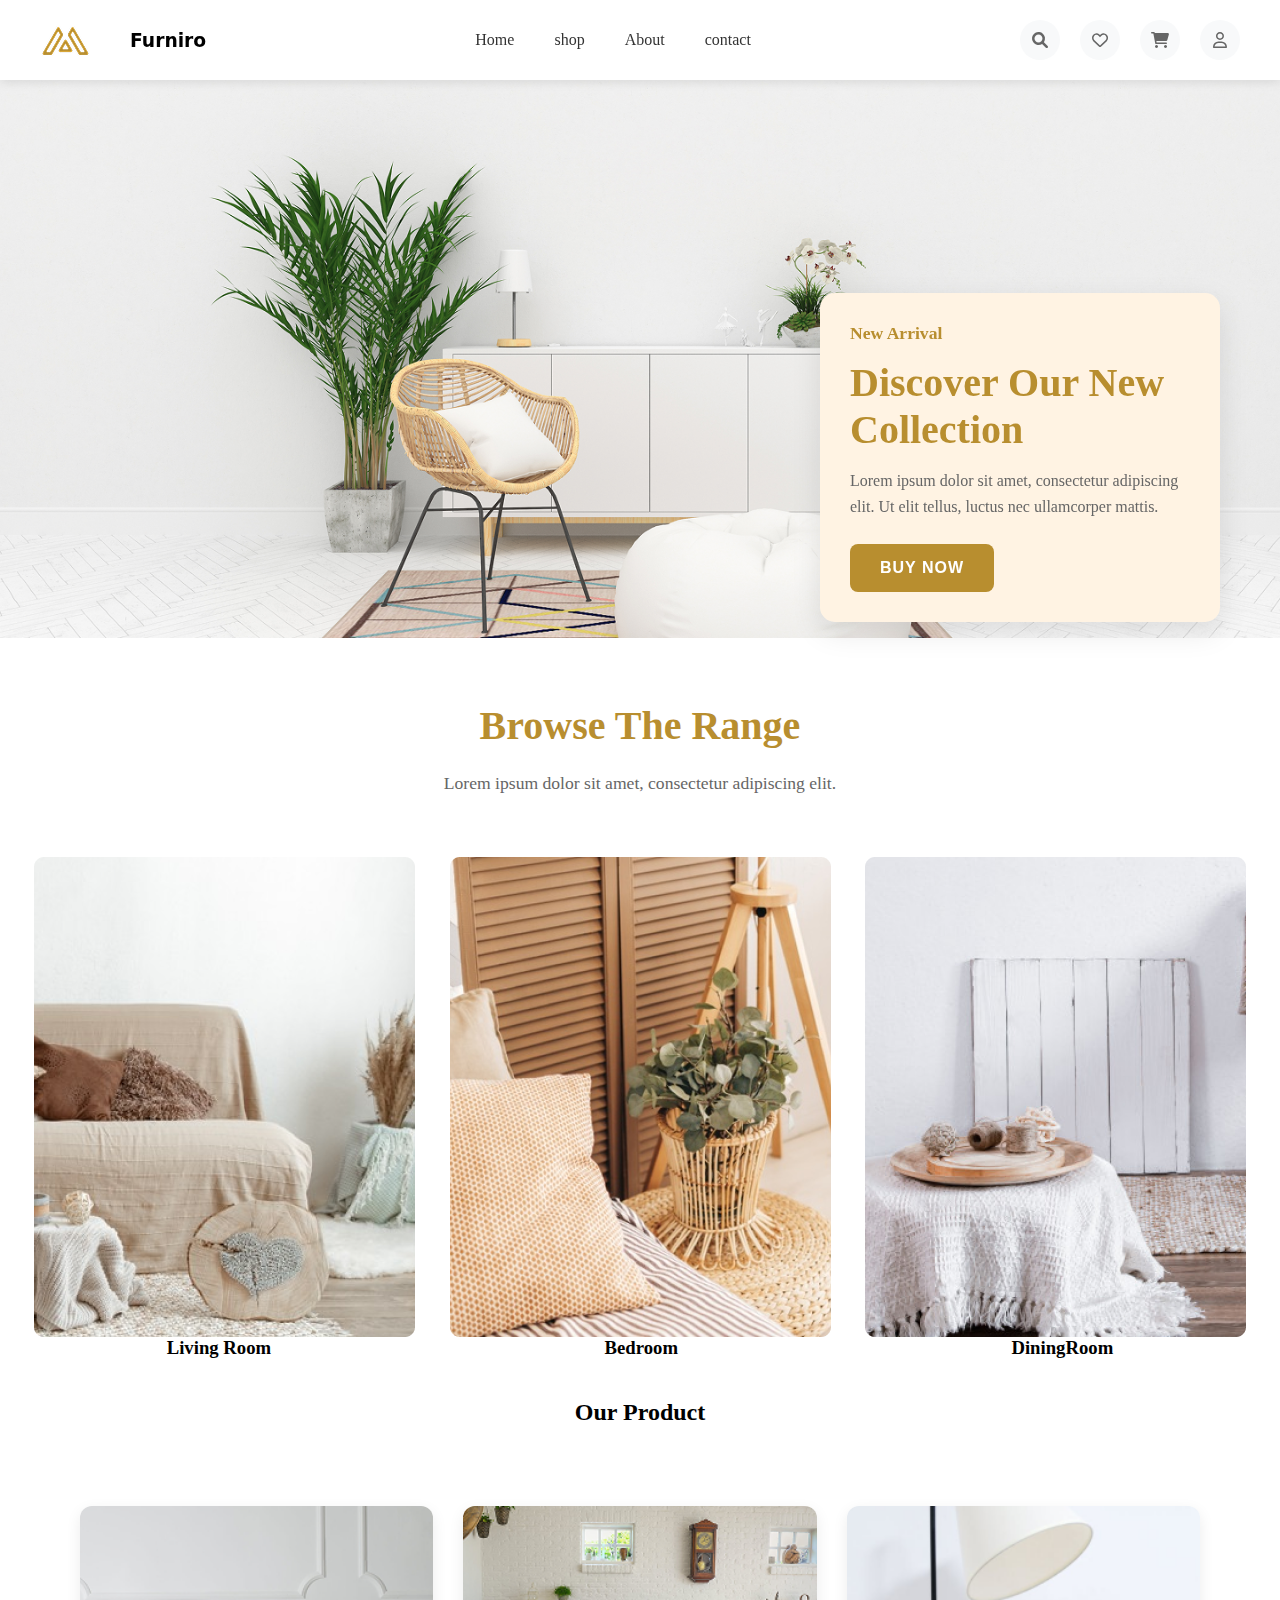
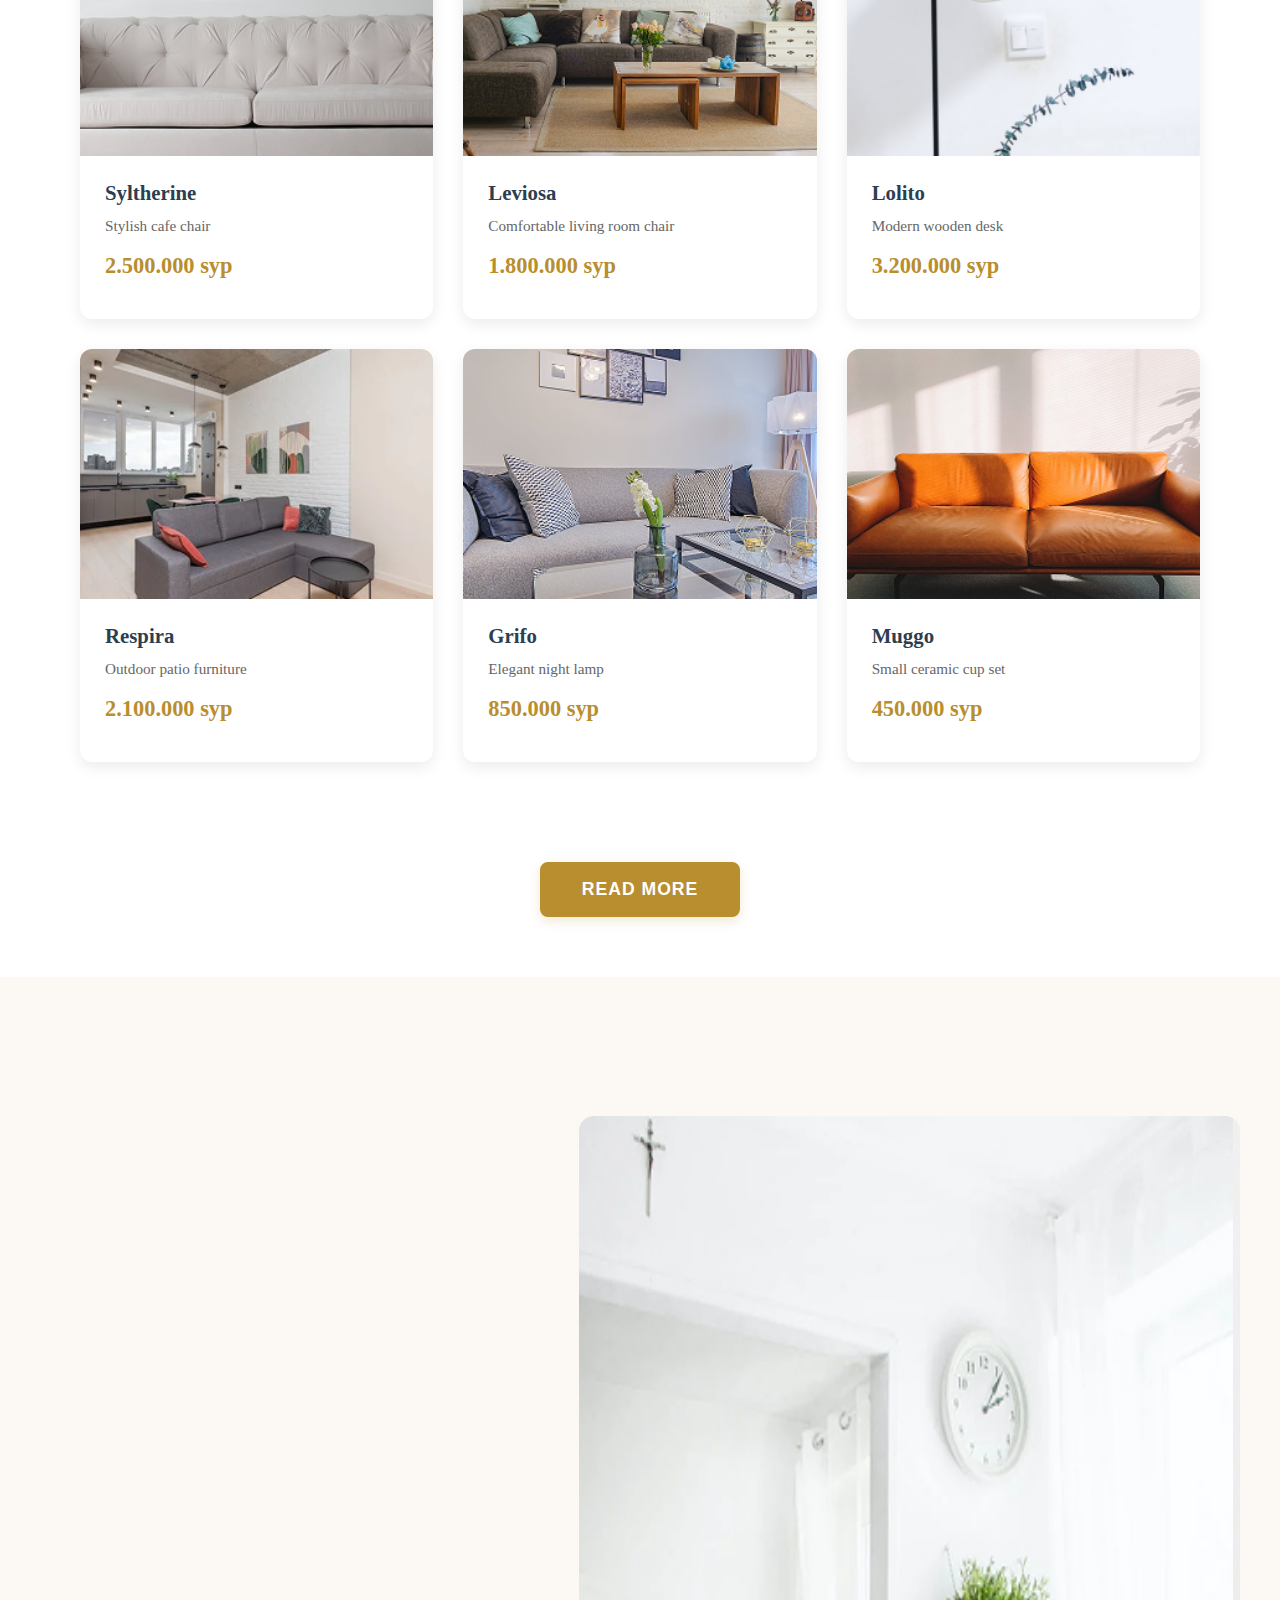
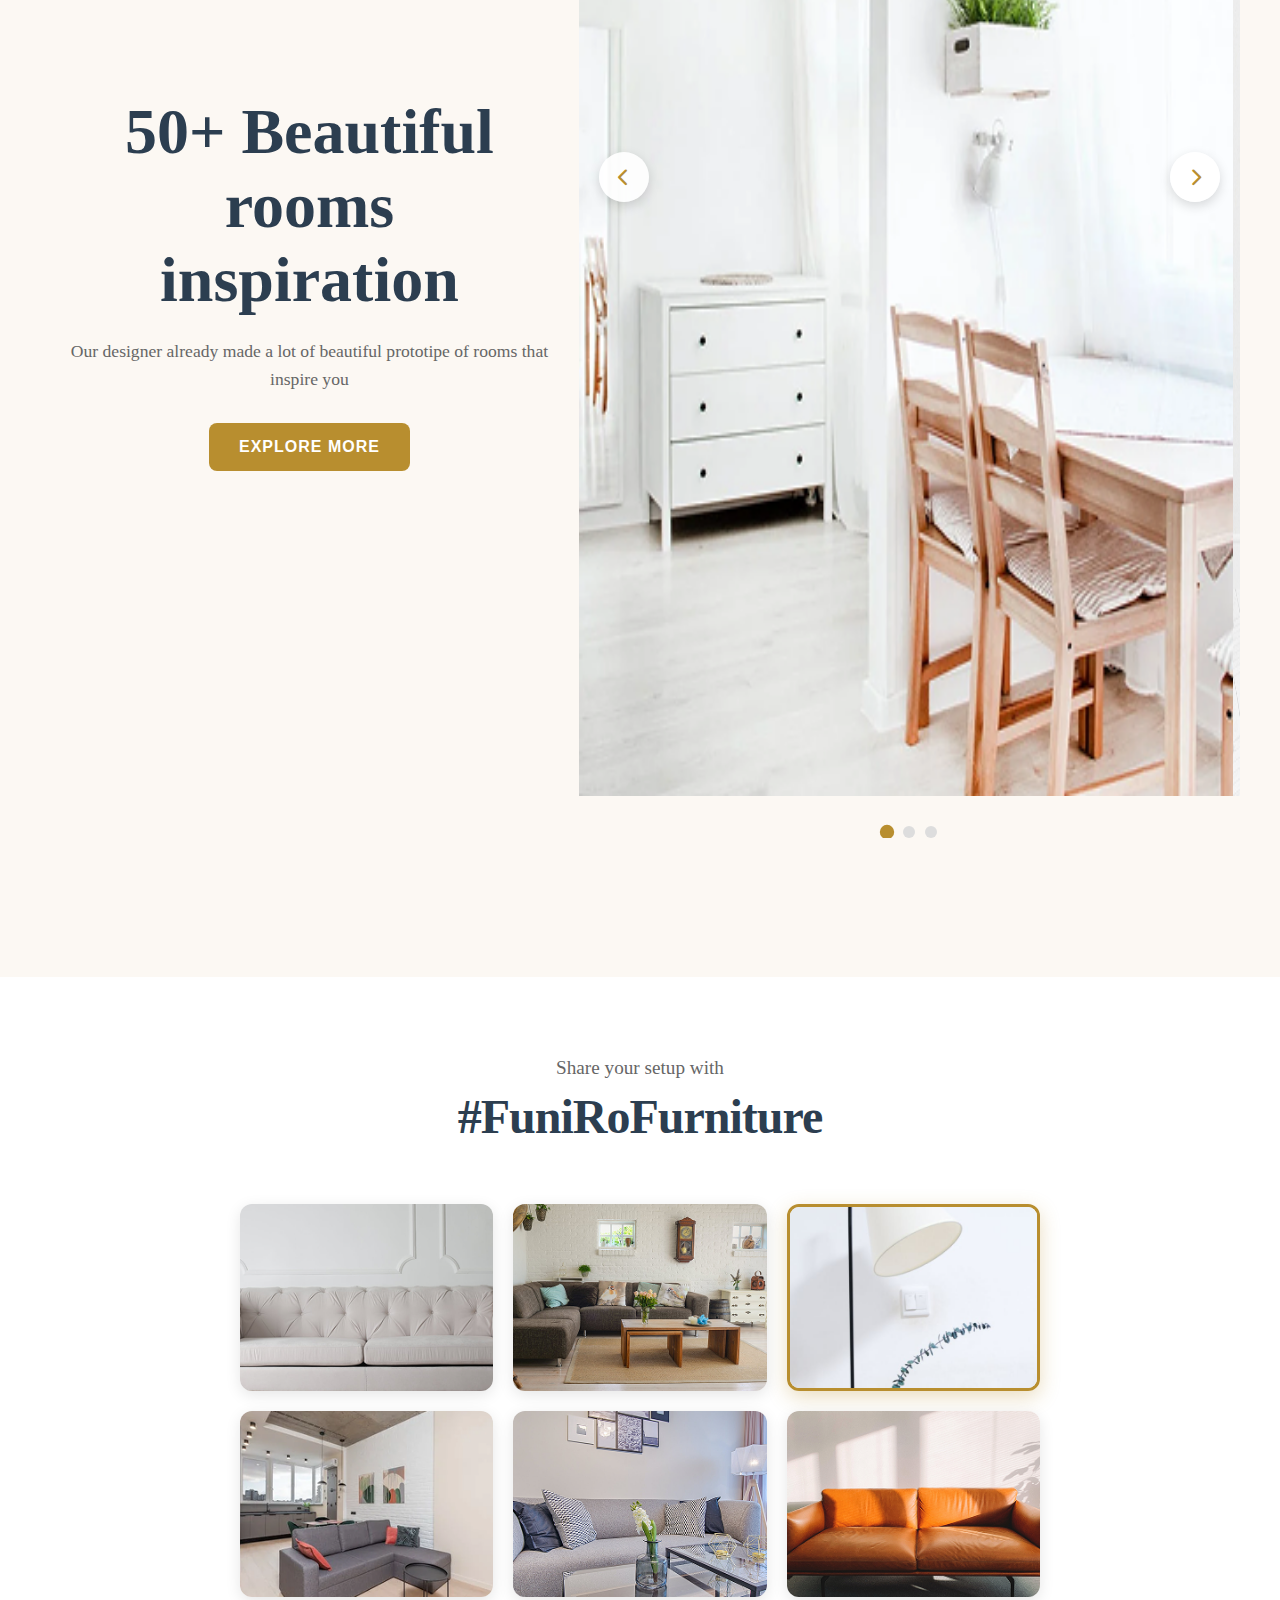
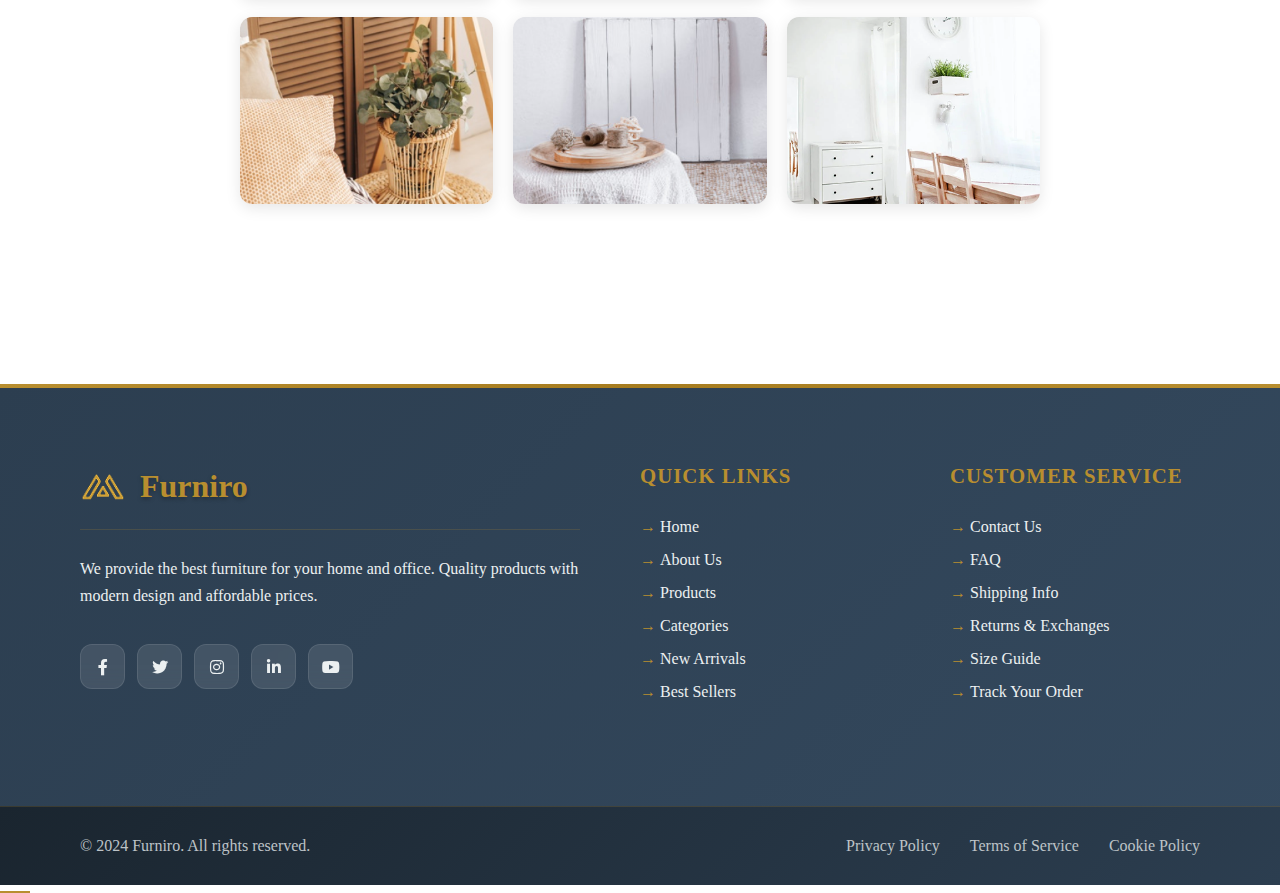
<file: index.html>
<!DOCTYPE html>
<html lang="en">

<head>
    <meta charset="UTF-8">
    <meta name="viewport" content="width=device-width, initial-scale=1.0">
    <title>Fruno</title>
    <link rel="stylesheet" href="style/index.css">
    <link rel="stylesheet" href="https://cdnjs.cloudflare.com/ajax/libs/font-awesome/6.0.0/css/all.min.css">

</head>

<body>
    <div class="container">

        <nav>
            <div class="logo">
                <img src="assets/images/Meubel House_Logos-05.png" alt="">
                <h3><span>Furniro</span></h3>
            </div>
            <ul>
                <li><a href="">Home</a></li>
                <li><a href="./shop.html">shop</a></li>
                <li><a href="./about.html">About</a></li>
                <li><a href="./contact.html">contact</a></li>
            </ul>

            <div class="nav-icons">
                <a href="#" class="icon-link"><i class="fas fa-search"></i></a>
                <a href="#" class="icon-link"><i class="far fa-heart"></i></a>
                <a href="./cart.html" class="icon-link"><i class="fas fa-shopping-cart"></i></a>
                <a href="#" class="icon-link"><i class="far fa-user"></i></a>
            </div>

        </nav>

        <section class="Hero_section">
            <div class="HeroSectionImage">
                <img style="width: 100%;" src="assets/images/scandinavian-interior-mockup-wall-decal-background 1.png" alt="">

            </div>
            <div class="new_arrival">
                <p>New Arrival</p>
                <h1>Discover Our New Collection</h1>
                <p>Lorem ipsum dolor sit amet, consectetur adipiscing elit. Ut elit tellus, luctus nec ullamcorper mattis.</p>
                <button>Buy Now</button>
            </div>

        </section>
        <div class="heading">
            <h2 style="align-items: center;">Browse The Range</h2>
            <p>Lorem ipsum dolor sit amet, consectetur adipiscing elit.</p>
        </div>
        <section class="BrowseRange">
            <div class="imageBrowsesection">
                <img class="img1" src="assets/images/Image-living room.png" alt="Image-living">
                
                <img class="img2" src="assets/images/Mask Group (1).png" alt="Image-living">
                
                <img class="img3" src="assets/images/Mask Group.png" alt="Image-living">
                
            </div>
            <div class="imageHeading">
                <h3>Living Room</h3>
                <h3>Bedroom</h3>
                <h3>DiningRoom</h3>
            </div>

        </section>
    <div class="productHeading">
        <h2>Our Product</h2>
    </div>        
        <section id="products-container" class="products-grid">
            

        </section>
        <div class="readMore">
            <button>Read More</button>
        </div>
        
        <section class="Rooms">
            <div class="headingsRoom">
                <h1>50+ Beautiful rooms 
                    inspiration</h1>
                    <p>Our designer already made a lot of beautiful prototipe of rooms that inspire you</p>
                    <button>Explore More</button>
            </div>

            <div class="room-slider-container">
                <div class="room-slider">
                    <div class="slider-track">
                        <div class="slide active">
                            <img src="assets/images/Rectangle 25.png" alt="Room 1">
                        </div>
                        <div class="slide">
                            <img src="/assets/images/scandinavian-interior-mockup-wall-decal-background 1.png" alt="Room 2">
                        </div>
                        <div class="slide">
                            <img src="assets/images/slider1.png" alt="Room 3">
                        </div>
                    </div>
                </div>
                
                <!-- Navigation Controls -->
                <div class="slider-controls">
                    <button class="slider-btn prev-btn" id="prevBtn">
                        <i class="fas fa-chevron-left"></i>
                    </button>
                    <button class="slider-btn next-btn" id="nextBtn">
                        <i class="fas fa-chevron-right"></i>
                    </button>
                </div>
                
                <!-- Dots Indicator -->
                <div class="slider-dots">
                    <span class="dot active" data-slide="0"></span>
                    <span class="dot" data-slide="1"></span>
                    <span class="dot" data-slide="2"></span>
                </div>
            </div>

        </section>

        <!-- Share Your Setup Section -->
        <section class="share-setup">
            <div class="share-content">
                <div class="share-text">
                    <p class="share-subtitle">Share your setup with</p>
                    <h2 class="share-hashtag">#FuniRoFurniture</h2>
                </div>
                
                <div class="setup-grid">
                    <div class="setup-item">
                        <img src="assets/images/Images (1).png" alt="Bookshelf Setup">
                    </div>
                    <div class="setup-item">
                        <img src="assets/images/Images (2).png" alt="Home Office">
                    </div>
                    <div class="setup-item featured">
                        <img src="assets/images/Images (3).png" alt="Dining Room">
                    </div>
                    <div class="setup-item">
                        <img src="assets/images/Images (4).png" alt="Dining Area">
                    </div>
                    <div class="setup-item">
                        <img src="assets/images/Images (5).png" alt="Bedroom">
                    </div>
                    <div class="setup-item">
                        <img src="assets/images/Images (6).png" alt="Vintage Chair">
                    </div>
                    <div class="setup-item">
                        <img src="assets/images/Mask Group (1).png" alt="Decor Stools">
                    </div>
                    <div class="setup-item">
                        <img src="assets/images/Mask Group.png" alt="Minimalist Decor">
                    </div>
                    <div class="setup-item">
                        <img src="assets/images/Rectangle 25.png" alt="Kitchen Wall">
                    </div>
                </div>
            </div>
        </section>
                <footer class="footer">
            <div class="footer-container">
                
                <div class="footer-section company-info">
                    <div class="footer-logo">
                        <img src="assets/images/Meubel House_Logos-05.png" alt="Furniro Logo">
                        <h3>Furniro</h3>
                    </div>
                    <p class="footer-description">
                        We provide the best furniture for your home and office. Quality products with modern design and affordable prices.
                    </p>
                    <div class="social-links">
                        <a href="#" class="social-link"><i class="fab fa-facebook-f"></i></a>
                        <a href="#" class="social-link"><i class="fab fa-twitter"></i></a>
                        <a href="#" class="social-link"><i class="fab fa-instagram"></i></a>
                        <a href="#" class="social-link"><i class="fab fa-linkedin-in"></i></a>
                        <a href="#" class="social-link"><i class="fab fa-youtube"></i></a>
                    </div>
                </div>

                
                <div class="footer-section">
                    <h4 class="footer-title">Quick Links</h4>
                    <ul class="footer-links">
                        <li><a href="#">Home</a></li>
                        <li><a href="#">About Us</a></li>
                        <li><a href="#">Products</a></li>
                        <li><a href="#">Categories</a></li>
                        <li><a href="#">New Arrivals</a></li>
                        <li><a href="#">Best Sellers</a></li>
                    </ul>
                </div>

                
                <div class="footer-section">
                    <h4 class="footer-title">Customer Service</h4>
                    <ul class="footer-links">
                        <li><a href="#">Contact Us</a></li>
                        <li><a href="#">FAQ</a></li>
                        <li><a href="#">Shipping Info</a></li>
                        <li><a href="#">Returns & Exchanges</a></li>
                        <li><a href="#">Size Guide</a></li>
                        <li><a href="#">Track Your Order</a></li>
                    </ul>
                </div>

                
            </div>

            
            <div class="footer-bottom">
                <div class="footer-bottom-content">
                    <div class="footer-bottom-left">
                        <p>&copy; 2024 Furniro. All rights reserved.</p>
                    </div>
                    <div class="footer-bottom-right">
                        <a href="#">Privacy Policy</a>
                        <a href="#">Terms of Service</a>
                        <a href="#">Cookie Policy</a>
                    </div>
                </div>
            </div>
        </footer>
    </div>
    </div>
    <script src="javascript/product.js"></script>
    <script src="javascript/slider.js"></script>
</body>

</html>
</file>
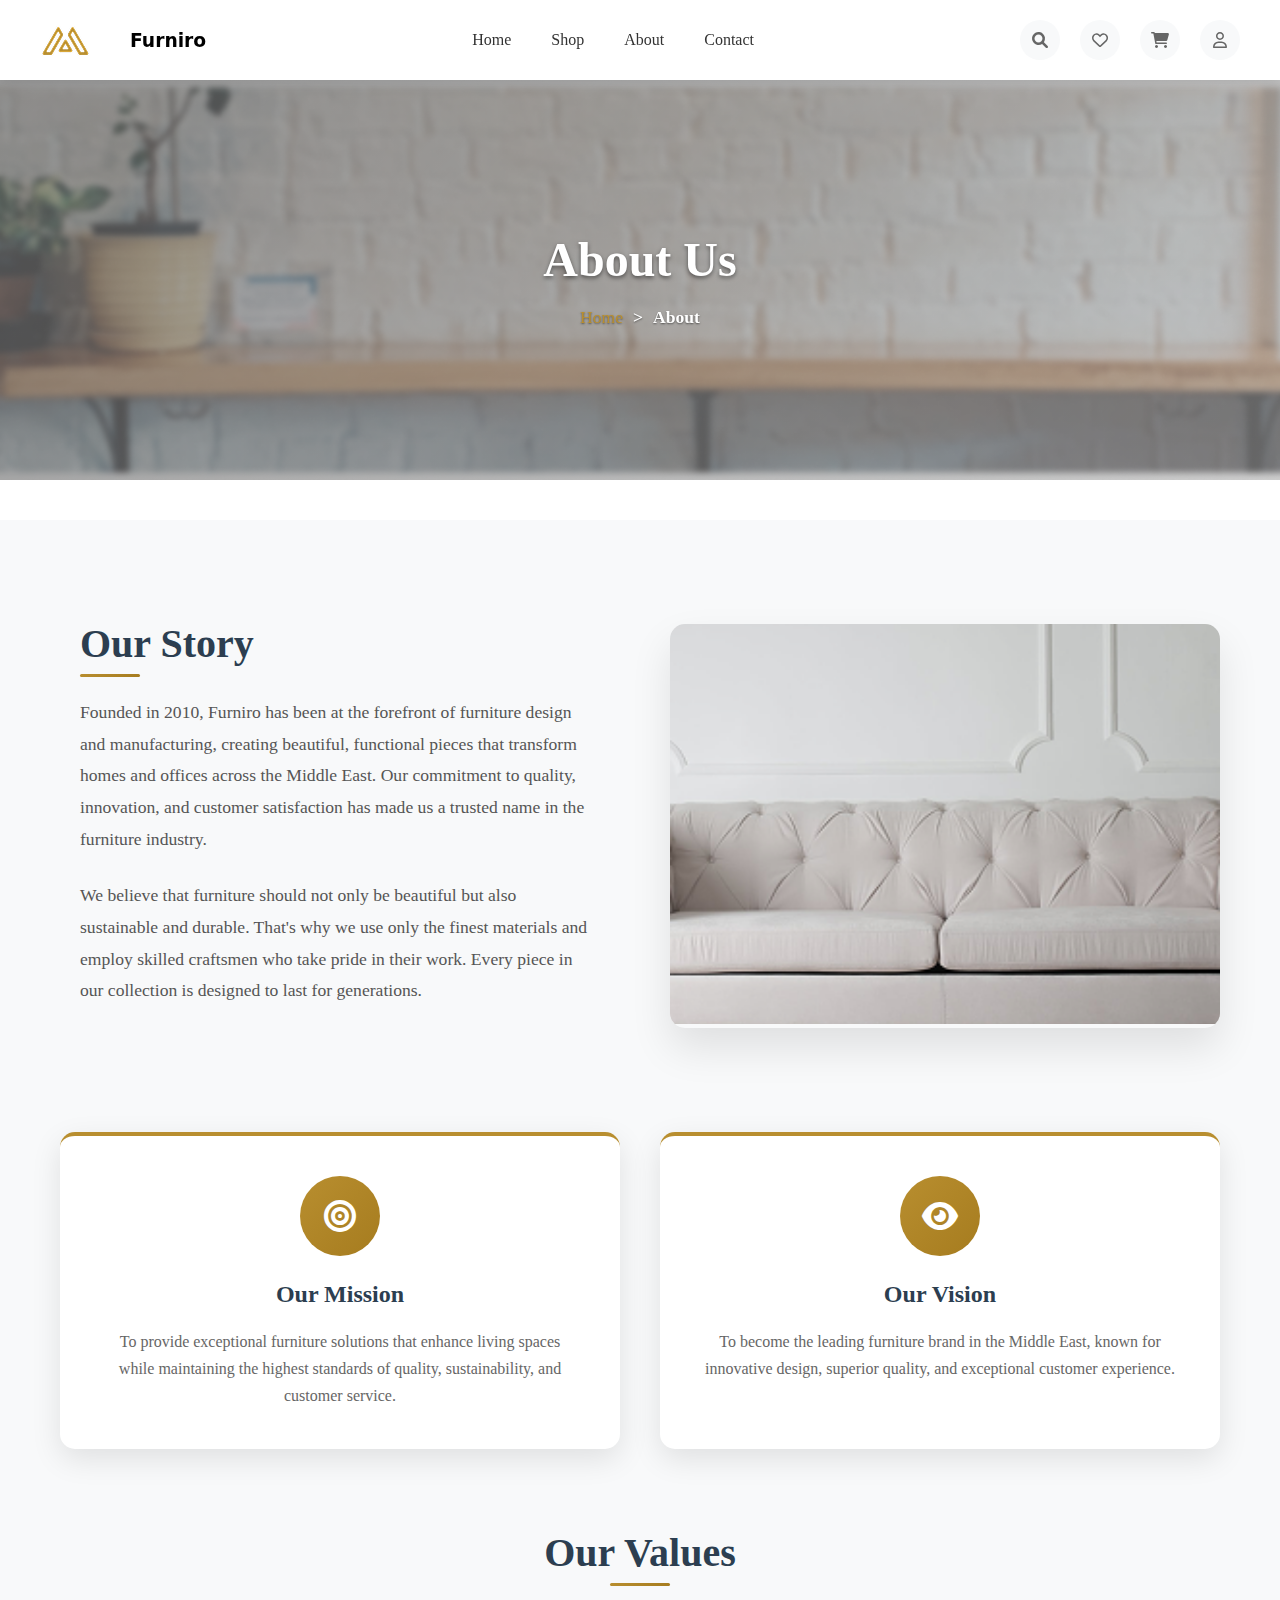
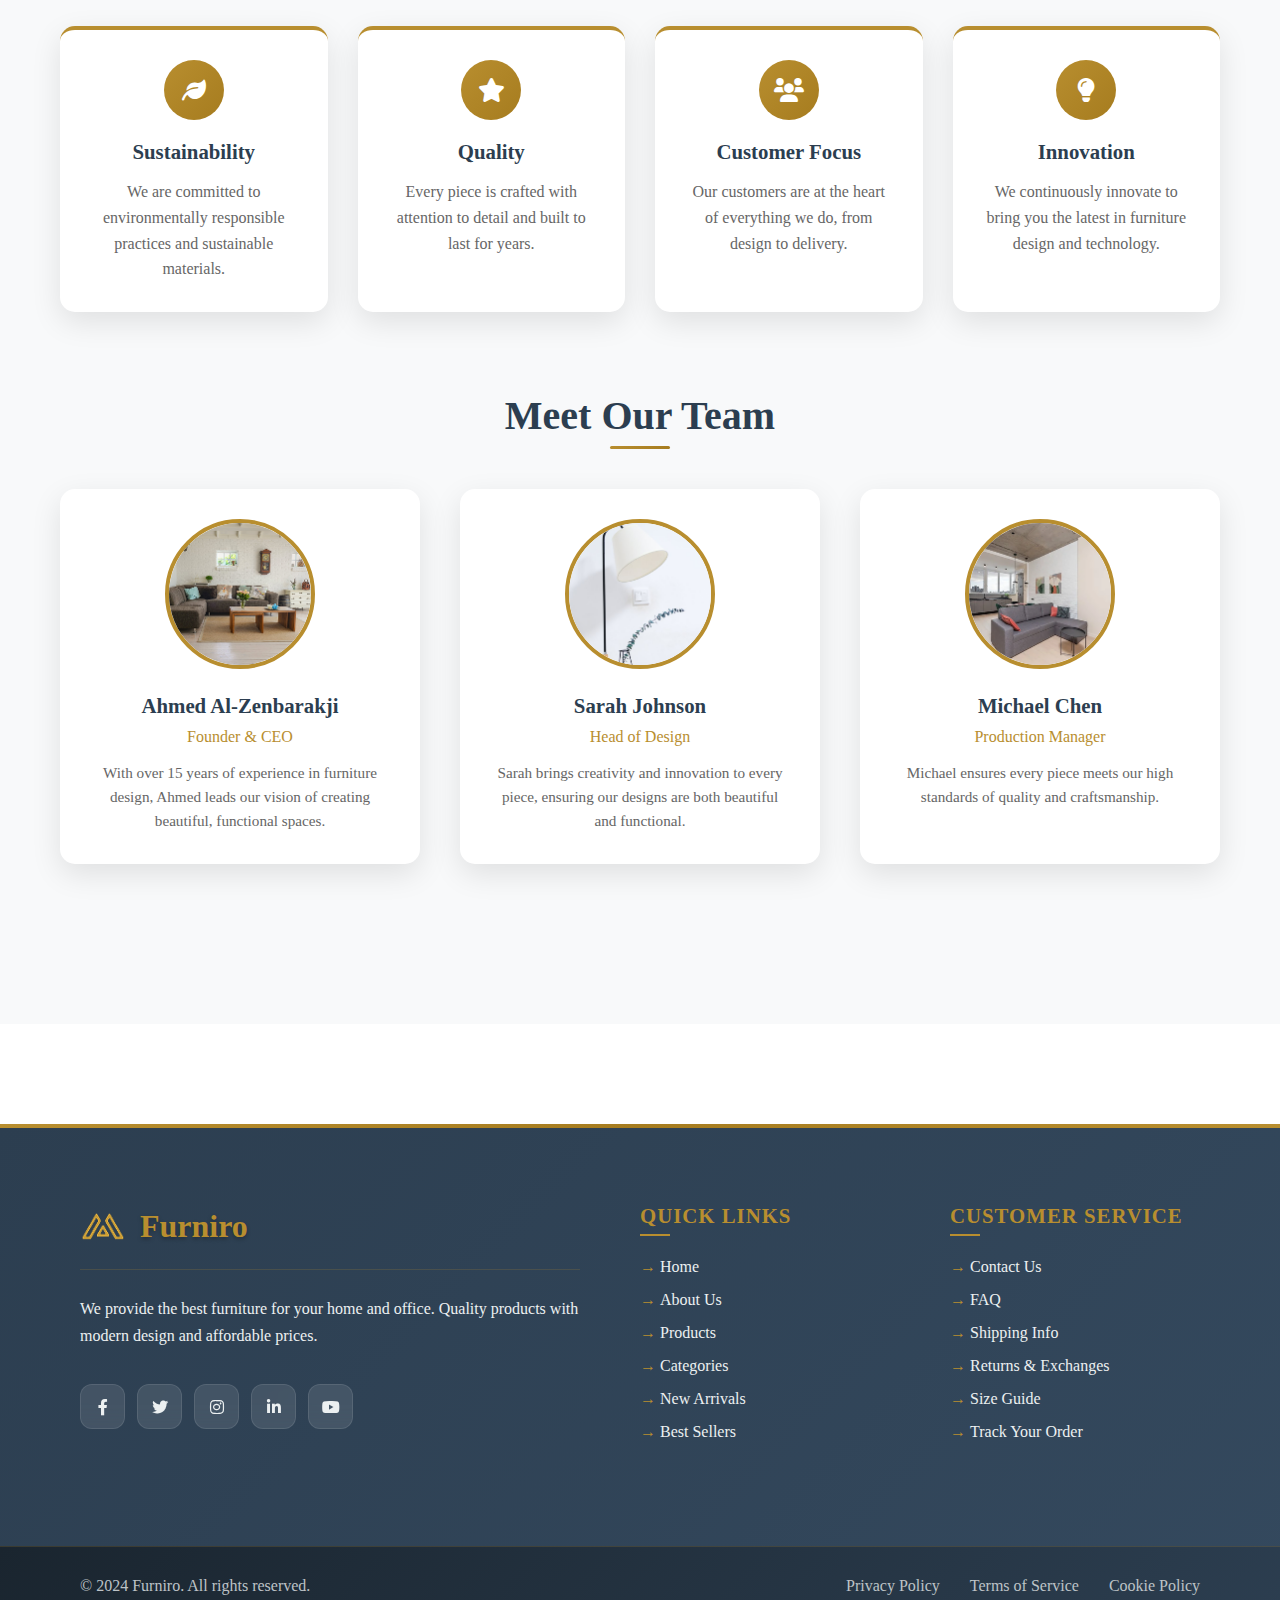
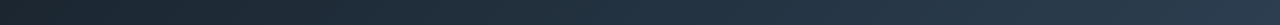
<file: about.html>
<!DOCTYPE html>
<html lang="en">
<head>
    <meta charset="UTF-8">
    <meta name="viewport" content="width=device-width, initial-scale=1.0">
    <title>About Us - Furniro</title>
    <link rel="stylesheet" href="./style/about.css">
    <link rel="stylesheet" href="https://cdnjs.cloudflare.com/ajax/libs/font-awesome/6.0.0/css/all.min.css">
</head>
<body>
    <div class="container">
        <nav>
            <div class="logo">
                <img src="assets/images/Meubel House_Logos-05.png" alt="">
                <h3><span>Furniro</span></h3>
            </div>
            <ul>
                <li><a href="./index.html">Home</a></li>
                <li><a href="./shop.html">Shop</a></li>
                <li><a href="./about.html">About</a></li>
                <li><a href="./contact.html">Contact</a></li>
            </ul>

            <div class="nav-icons">
                <a href="#" class="icon-link"><i class="fas fa-search"></i></a>
                <a href="#" class="icon-link"><i class="far fa-heart"></i></a>
                <a href="./cart.html" class="icon-link"><i class="fas fa-shopping-cart"></i></a>
                <a href="#" class="icon-link"><i class="far fa-user"></i></a>
            </div>
        </nav>

        <!-- About Hero Section -->
        <section class="about-hero">
            <div class="about-hero-image">
                <img src="assets/images/shopSlider.png" alt="About Hero">
                <div class="hero-overlay">
                    <div class="hero-content">
                        <h2 class="hero-title">About Us</h2>
                        <div class="breadcrumb-links">
                            <a href="./index.html">Home</a>
                            <span class="breadcrumb-separator">></span>
                            <span class="breadcrumb-current">About</span>
                        </div>
                    </div>
                </div>
            </div>
        </section>

        <!-- About Content Section -->
        <section class="about-section">
            <div class="about-container">
                <div class="about-content">
                    <div class="about-text">
                        <h1 class="about-title">Our Story</h1>
                        <p class="about-description">
                            Founded in 2010, Furniro has been at the forefront of furniture design and manufacturing, 
                            creating beautiful, functional pieces that transform homes and offices across the Middle East. 
                            Our commitment to quality, innovation, and customer satisfaction has made us a trusted name 
                            in the furniture industry.
                        </p>
                        <p class="about-description">
                            We believe that furniture should not only be beautiful but also sustainable and durable. 
                            That's why we use only the finest materials and employ skilled craftsmen who take pride 
                            in their work. Every piece in our collection is designed to last for generations.
                        </p>
                    </div>
                    <div class="about-image">
                        <img src="assets/images/Images (1).png" alt="About Us">
                    </div>
                </div>

                <!-- Mission & Vision -->
                <div class="mission-vision">
                    <div class="mission">
                        <div class="mission-icon">
                            <i class="fas fa-bullseye"></i>
                        </div>
                        <h3>Our Mission</h3>
                        <p>To provide exceptional furniture solutions that enhance living spaces while maintaining the highest standards of quality, sustainability, and customer service.</p>
                    </div>
                    <div class="vision">
                        <div class="vision-icon">
                            <i class="fas fa-eye"></i>
                        </div>
                        <h3>Our Vision</h3>
                        <p>To become the leading furniture brand in the Middle East, known for innovative design, superior quality, and exceptional customer experience.</p>
                    </div>
                </div>

                <!-- Values -->
                <div class="values-section">
                    <h2 class="section-title">Our Values</h2>
                    <div class="values-grid">
                        <div class="value-item">
                            <div class="value-icon">
                                <i class="fas fa-leaf"></i>
                            </div>
                            <h4>Sustainability</h4>
                            <p>We are committed to environmentally responsible practices and sustainable materials.</p>
                        </div>
                        <div class="value-item">
                            <div class="value-icon">
                                <i class="fas fa-star"></i>
                            </div>
                            <h4>Quality</h4>
                            <p>Every piece is crafted with attention to detail and built to last for years.</p>
                        </div>
                        <div class="value-item">
                            <div class="value-icon">
                                <i class="fas fa-users"></i>
                            </div>
                            <h4>Customer Focus</h4>
                            <p>Our customers are at the heart of everything we do, from design to delivery.</p>
                        </div>
                        <div class="value-item">
                            <div class="value-icon">
                                <i class="fas fa-lightbulb"></i>
                            </div>
                            <h4>Innovation</h4>
                            <p>We continuously innovate to bring you the latest in furniture design and technology.</p>
                        </div>
                    </div>
                </div>

                <!-- Team Section -->
                <div class="team-section">
                    <h2 class="section-title">Meet Our Team</h2>
                    <div class="team-grid">
                        <div class="team-member">
                            <div class="member-image">
                                <img src="assets/images/Images (2).png" alt="Team Member">
                            </div>
                            <h4>Ahmed Al-Zenbarakji</h4>
                            <p class="member-role">Founder & CEO</p>
                            <p class="member-bio">With over 15 years of experience in furniture design, Ahmed leads our vision of creating beautiful, functional spaces.</p>
                        </div>
                        <div class="team-member">
                            <div class="member-image">
                                <img src="assets/images/Images (3).png" alt="Team Member">
                            </div>
                            <h4>Sarah Johnson</h4>
                            <p class="member-role">Head of Design</p>
                            <p class="member-bio">Sarah brings creativity and innovation to every piece, ensuring our designs are both beautiful and functional.</p>
                        </div>
                        <div class="team-member">
                            <div class="member-image">
                                <img src="assets/images/Images (4).png" alt="Team Member">
                            </div>
                            <h4>Michael Chen</h4>
                            <p class="member-role">Production Manager</p>
                            <p class="member-bio">Michael ensures every piece meets our high standards of quality and craftsmanship.</p>
                        </div>
                    </div>
                </div>
            </div>
        </section>

        <footer class="footer">
            <div class="footer-container">
                
                <div class="footer-section company-info">
                    <div class="footer-logo">
                        <img src="assets/images/Meubel House_Logos-05.png" alt="Furniro Logo">
                        <h3>Furniro</h3>
                    </div>
                    <p class="footer-description">
                        We provide the best furniture for your home and office. Quality products with modern design and affordable prices.
                    </p>
                    <div class="social-links">
                        <a href="#" class="social-link"><i class="fab fa-facebook-f"></i></a>
                        <a href="#" class="social-link"><i class="fab fa-twitter"></i></a>
                        <a href="#" class="social-link"><i class="fab fa-instagram"></i></a>
                        <a href="#" class="social-link"><i class="fab fa-linkedin-in"></i></a>
                        <a href="#" class="social-link"><i class="fab fa-youtube"></i></a>
                    </div>
                </div>

                
                <div class="footer-section">
                    <h4 class="footer-title">Quick Links</h4>
                    <ul class="footer-links">
                        <li><a href="#">Home</a></li>
                        <li><a href="#">About Us</a></li>
                        <li><a href="#">Products</a></li>
                        <li><a href="#">Categories</a></li>
                        <li><a href="#">New Arrivals</a></li>
                        <li><a href="#">Best Sellers</a></li>
                    </ul>
                </div>

                
                <div class="footer-section">
                    <h4 class="footer-title">Customer Service</h4>
                    <ul class="footer-links">
                        <li><a href="#">Contact Us</a></li>
                        <li><a href="#">FAQ</a></li>
                        <li><a href="#">Shipping Info</a></li>
                        <li><a href="#">Returns & Exchanges</a></li>
                        <li><a href="#">Size Guide</a></li>
                        <li><a href="#">Track Your Order</a></li>
                    </ul>
                </div>

                
            </div>

            
            <div class="footer-bottom">
                <div class="footer-bottom-content">
                    <div class="footer-bottom-left">
                        <p>&copy; 2024 Furniro. All rights reserved.</p>
                    </div>
                    <div class="footer-bottom-right">
                        <a href="#">Privacy Policy</a>
                        <a href="#">Terms of Service</a>
                        <a href="#">Cookie Policy</a>
                    </div>
                </div>
            </div>
        </footer>
    </div>
</body>
</html>
</file>
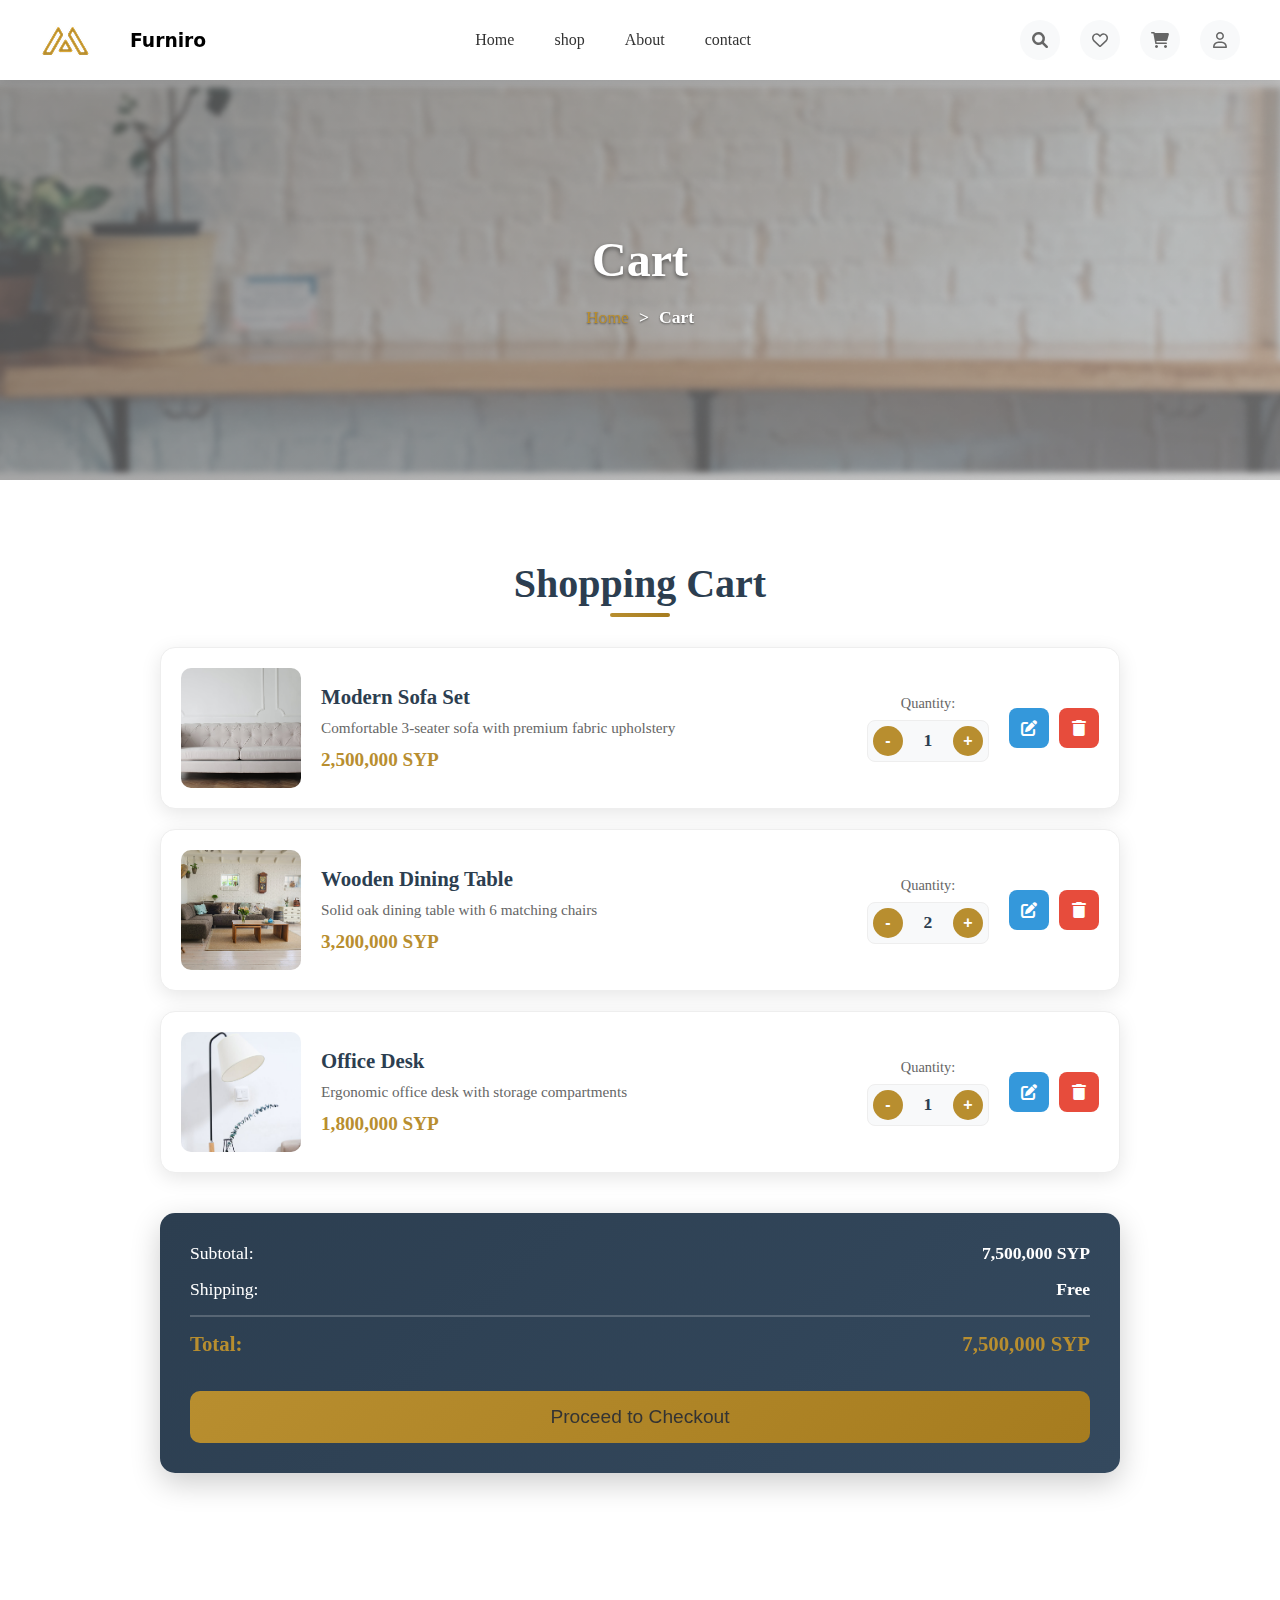
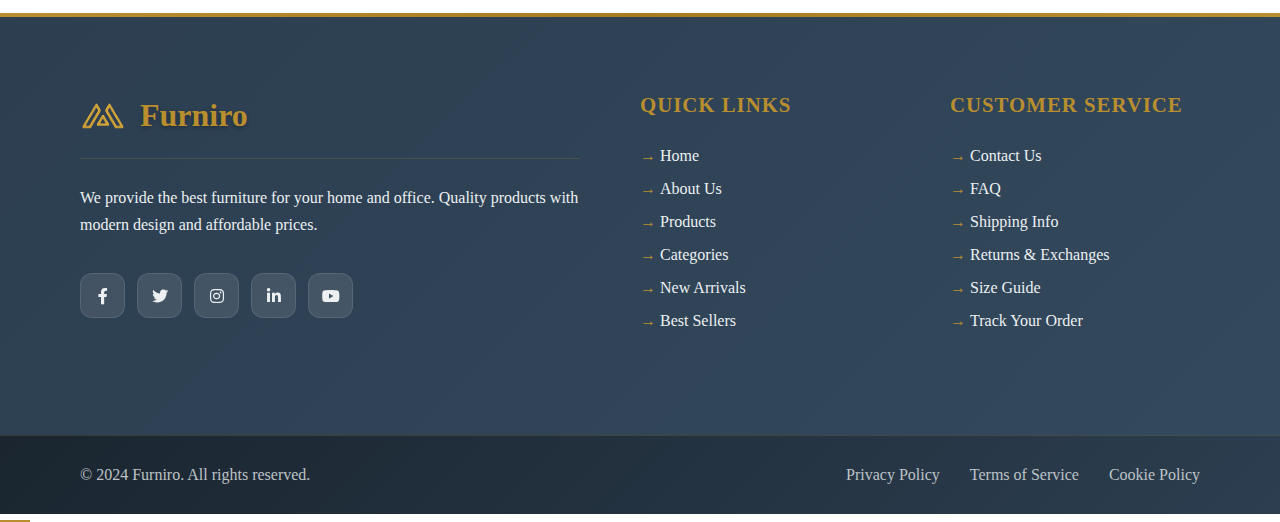
<file: cart.html>
<!DOCTYPE html>
<html lang="en">
<head>
    <meta charset="UTF-8">
    <meta name="viewport" content="width=device-width, initial-scale=1.0">
    <title>Document</title>
    <link rel="stylesheet" href="./style/cart.css">
    <link rel="stylesheet" href="https://cdnjs.cloudflare.com/ajax/libs/font-awesome/6.0.0/css/all.min.css">    
</head>
<body>
    <div class="container">
        <nav>
            <div class="logo">
                <img src="assets/images/Meubel House_Logos-05.png" alt="">
                <h3><span>Furniro</span></h3>
            </div>
            <ul>
                <li><a href="./index.html">Home</a></li>
                <li><a href="./shop.html">shop</a></li>
                <li><a href="./about.html">About</a></li>
                <li><a href="./contact.html">contact</a></li>
            </ul>

            <div class="nav-icons">
                <a href="#" class="icon-link"><i class="fas fa-search"></i></a>
                <a href="#" class="icon-link"><i class="far fa-heart"></i></a>
                <a href="./cart.html" class="icon-link"><i class="fas fa-shopping-cart"></i></a>
                <a href="#" class="icon-link"><i class="far fa-user"></i></a>
            </div>

        </nav>

        <!-- Cart Hero Section -->
        <section class="cart-hero">
            <div class="cart-hero-image">
                <img src="assets/images/shopSlider.png" alt="Cart Hero">
                <div class="hero-overlay">
                    <div class="hero-content">
                        <h2 class="hero-title">Cart</h2>
                        <div class="breadcrumb-links">
                            <a href="./index.html">Home</a>
                            <span class="breadcrumb-separator">></span>
                            <span class="breadcrumb-current">Cart</span>
                        </div>
                    </div>
                </div>
            </div>
        </section>

        <!-- Cart Section -->
        <section class="cart-section">
            <div class="cart-container">
                <h1 class="cart-title">Shopping Cart</h1>
                
                <!-- Cart Items -->
                <div class="cart-items">
                    <!-- Cart Item 1 -->
                    <div class="cart-item" data-id="1">
                        <div class="item-image">
                            <img src="assets/images/Images (1).png" alt="Modern Sofa Set">
                        </div>
                        <div class="item-details">
                            <h3 class="item-name">Modern Sofa Set</h3>
                            <p class="item-description">Comfortable 3-seater sofa with premium fabric upholstery</p>
                            <div class="item-price">2,500,000 SYP</div>
                        </div>
                        <div class="item-quantity">
                            <label>Quantity:</label>
                            <div class="quantity-controls">
                                <button class="quantity-btn minus" onclick="changeQuantity(1, -1)">-</button>
                                <span class="quantity-value">1</span>
                                <button class="quantity-btn plus" onclick="changeQuantity(1, 1)">+</button>
                            </div>
                        </div>
                        <div class="item-actions">
                            <button class="edit-btn" onclick="editItem(1)">
                                <i class="fas fa-edit"></i>
                            </button>
                            <button class="delete-btn" onclick="deleteItem(1)">
                                <i class="fas fa-trash"></i>
                            </button>
                        </div>
                    </div>

                    <!-- Cart Item 2 -->
                    <div class="cart-item" data-id="2">
                        <div class="item-image">
                            <img src="assets/images/Images (2).png" alt="Wooden Dining Table">
                        </div>
                        <div class="item-details">
                            <h3 class="item-name">Wooden Dining Table</h3>
                            <p class="item-description">Solid oak dining table with 6 matching chairs</p>
                            <div class="item-price">3,200,000 SYP</div>
                        </div>
                        <div class="item-quantity">
                            <label>Quantity:</label>
                            <div class="quantity-controls">
                                <button class="quantity-btn minus" onclick="changeQuantity(2, -1)">-</button>
                                <span class="quantity-value">2</span>
                                <button class="quantity-btn plus" onclick="changeQuantity(2, 1)">+</button>
                            </div>
                        </div>
                        <div class="item-actions">
                            <button class="edit-btn" onclick="editItem(2)">
                                <i class="fas fa-edit"></i>
                            </button>
                            <button class="delete-btn" onclick="deleteItem(2)">
                                <i class="fas fa-trash"></i>
                            </button>
                        </div>
                    </div>

                    <!-- Cart Item 3 -->
                    <div class="cart-item" data-id="3">
                        <div class="item-image">
                            <img src="assets/images/Images (3).png" alt="Office Desk">
                        </div>
                        <div class="item-details">
                            <h3 class="item-name">Office Desk</h3>
                            <p class="item-description">Ergonomic office desk with storage compartments</p>
                            <div class="item-price">1,800,000 SYP</div>
                        </div>
                        <div class="item-quantity">
                            <label>Quantity:</label>
                            <div class="quantity-controls">
                                <button class="quantity-btn minus" onclick="changeQuantity(3, -1)">-</button>
                                <span class="quantity-value">1</span>
                                <button class="quantity-btn plus" onclick="changeQuantity(3, 1)">+</button>
                            </div>
                        </div>
                        <div class="item-actions">
                            <button class="edit-btn" onclick="editItem(3)">
                                <i class="fas fa-edit"></i>
                            </button>
                            <button class="delete-btn" onclick="deleteItem(3)">
                                <i class="fas fa-trash"></i>
                            </button>
                        </div>
                    </div>
                </div>

                <!-- Cart Summary -->
                <div class="cart-summary">
                    <div class="summary-row">
                        <span>Subtotal:</span>
                        <span class="subtotal">7,500,000 SYP</span>
                    </div>
                    <div class="summary-row">
                        <span>Shipping:</span>
                        <span class="shipping">Free</span>
                    </div>
                    <div class="summary-row total">
                        <span>Total:</span>
                        <span class="total-amount">7,500,000 SYP</span>
                    </div>
                    <button class="checkout-btn"><a href="./checkout.html">Proceed to Checkout</a> </button>
                </div>
            </div>
        </section>

        <footer class="footer">
            <div class="footer-container">
                
                <div class="footer-section company-info">
                    <div class="footer-logo">
                        <img src="assets/images/Meubel House_Logos-05.png" alt="Furniro Logo">
                        <h3>Furniro</h3>
                    </div>
                    <p class="footer-description">
                        We provide the best furniture for your home and office. Quality products with modern design and affordable prices.
                    </p>
                    <div class="social-links">
                        <a href="#" class="social-link"><i class="fab fa-facebook-f"></i></a>
                        <a href="#" class="social-link"><i class="fab fa-twitter"></i></a>
                        <a href="#" class="social-link"><i class="fab fa-instagram"></i></a>
                        <a href="#" class="social-link"><i class="fab fa-linkedin-in"></i></a>
                        <a href="#" class="social-link"><i class="fab fa-youtube"></i></a>
                    </div>
                </div>

                
                <div class="footer-section">
                    <h4 class="footer-title">Quick Links</h4>
                    <ul class="footer-links">
                        <li><a href="#">Home</a></li>
                        <li><a href="#">About Us</a></li>
                        <li><a href="#">Products</a></li>
                        <li><a href="#">Categories</a></li>
                        <li><a href="#">New Arrivals</a></li>
                        <li><a href="#">Best Sellers</a></li>
                    </ul>
                </div>

                
                <div class="footer-section">
                    <h4 class="footer-title">Customer Service</h4>
                    <ul class="footer-links">
                        <li><a href="#">Contact Us</a></li>
                        <li><a href="#">FAQ</a></li>
                        <li><a href="#">Shipping Info</a></li>
                        <li><a href="#">Returns & Exchanges</a></li>
                        <li><a href="#">Size Guide</a></li>
                        <li><a href="#">Track Your Order</a></li>
                    </ul>
                </div>

                
            </div>

            
            <div class="footer-bottom">
                <div class="footer-bottom-content">
                    <div class="footer-bottom-left">
                        <p>&copy; 2024 Furniro. All rights reserved.</p>
                    </div>
                    <div class="footer-bottom-right">
                        <a href="#">Privacy Policy</a>
                        <a href="#">Terms of Service</a>
                        <a href="#">Cookie Policy</a>
                    </div>
                </div>
            </div>
        </footer>

    </div>

    <script>
        // Delete item function
        function deleteItem(itemId) {
            if (confirm('Are you sure you want to remove this item from your cart?')) {
                const cartItem = document.querySelector(`[data-id="${itemId}"]`);
                if (cartItem) {
                    // Add fade out animation
                    cartItem.style.transition = 'all 0.3s ease';
                    cartItem.style.opacity = '0';
                    cartItem.style.transform = 'translateX(-100%)';
                    
                    setTimeout(() => {
                        cartItem.remove();
                        updateCartSummary();
                        showNotification('Item removed from cart', 'success');
                    }, 300);
                }
            }
        }

        // Edit item function
        function editItem(itemId) {
            const cartItem = document.querySelector(`[data-id="${itemId}"]`);
            const itemName = cartItem.querySelector('.item-name').textContent;
            const itemPrice = cartItem.querySelector('.item-price').textContent;
            
            // For now, just show an alert. In a real app, this would open an edit modal
            alert(`Edit functionality for: ${itemName}\nPrice: ${itemPrice}\n\nThis would open an edit modal in a real application.`);
        }

        // Change quantity function
        function changeQuantity(itemId, change) {
            const cartItem = document.querySelector(`[data-id="${itemId}"]`);
            const quantitySpan = cartItem.querySelector('.quantity-value');
            let currentQuantity = parseInt(quantitySpan.textContent);
            let newQuantity = currentQuantity + change;
            
            if (newQuantity < 1) {
                deleteItem(itemId);
                return;
            }
            
            quantitySpan.textContent = newQuantity;
            updateCartSummary();
        }

        // Update cart summary
        function updateCartSummary() {
            const cartItems = document.querySelectorAll('.cart-item');
            let subtotal = 0;
            
            cartItems.forEach(item => {
                const priceText = item.querySelector('.item-price').textContent;
                const price = parseInt(priceText.replace(/[^\d]/g, ''));
                const quantity = parseInt(item.querySelector('.quantity-value').textContent);
                subtotal += price * quantity;
            });
            
            const subtotalElement = document.querySelector('.subtotal');
            const totalElement = document.querySelector('.total-amount');
            
            if (subtotalElement && totalElement) {
                subtotalElement.textContent = subtotal.toLocaleString() + ' SYP';
                totalElement.textContent = subtotal.toLocaleString() + ' SYP';
            }
        }

        // Show notification
        function showNotification(message, type = 'info') {
            const notification = document.createElement('div');
            notification.className = `notification notification-${type}`;
            notification.innerHTML = `
                <div class="notification-content">
                    <i class="fas fa-${type === 'success' ? 'check-circle' : type === 'error' ? 'exclamation-circle' : 'info-circle'}"></i>
                    <span>${message}</span>
                </div>
            `;
            
            notification.style.cssText = `
                position: fixed;
                top: 20px;
                right: 20px;
                background: ${type === 'success' ? '#27ae60' : type === 'error' ? '#e74c3c' : '#3498db'};
                color: white;
                padding: 15px 20px;
                border-radius: 10px;
                box-shadow: 0 5px 15px rgba(0, 0, 0, 0.3);
                z-index: 10000;
                animation: slideIn 0.3s ease;
                max-width: 300px;
            `;
            
            document.body.appendChild(notification);
            
            setTimeout(() => {
                notification.style.animation = 'slideIn 0.3s ease reverse';
                setTimeout(() => notification.remove(), 300);
            }, 3000);
        }

        // Add CSS for notification animation
        const style = document.createElement('style');
        style.textContent = `
            @keyframes slideIn {
                from { transform: translateX(100%); opacity: 0; }
                to { transform: translateX(0); opacity: 1; }
            }
            .notification-content {
                display: flex;
                align-items: center;
                gap: 10px;
            }
        `;
        document.head.appendChild(style);
    </script>
</body>
</html>
</file>
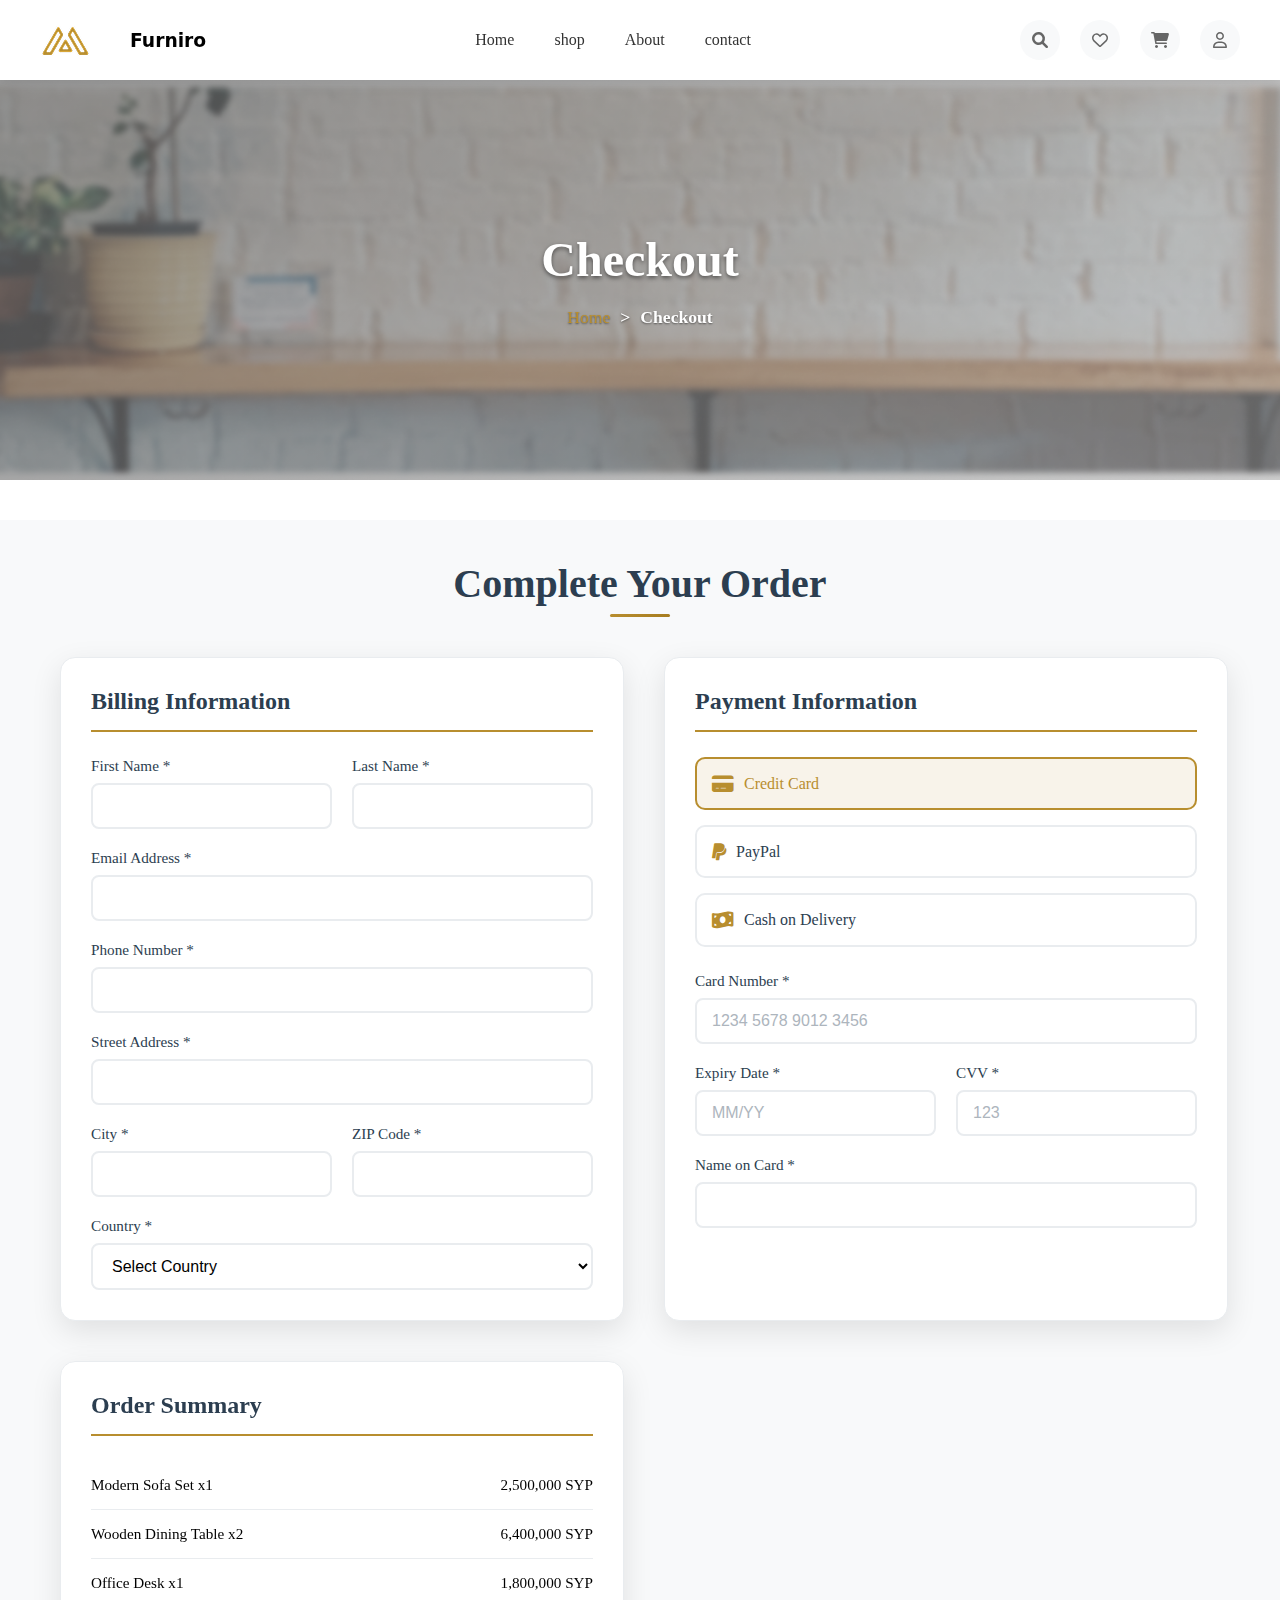
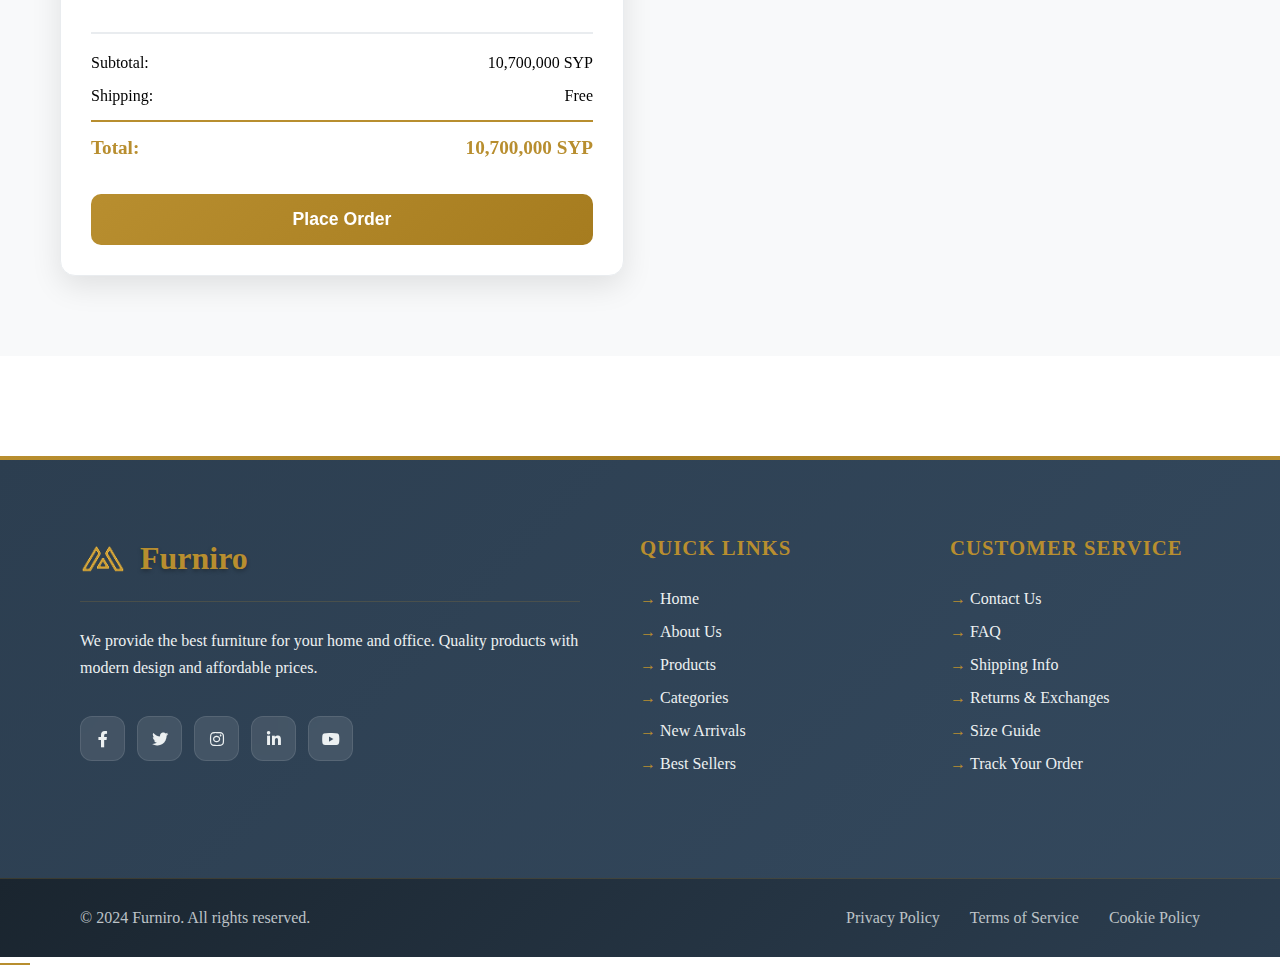
<file: checkout.html>
<!DOCTYPE html>
<html lang="en">
<head>
    <meta charset="UTF-8">
    <meta name="viewport" content="width=device-width, initial-scale=1.0">
    <title>Document</title>
    <link rel="stylesheet" href="./style/checkout.css">
    <link rel="stylesheet" href="https://cdnjs.cloudflare.com/ajax/libs/font-awesome/6.0.0/css/all.min.css">
</head>
<body>
    <div class="container">
        <nav>
            <div class="logo">
                <img src="assets/images/Meubel House_Logos-05.png" alt="">
                <h3><span>Furniro</span></h3>
            </div>
            <ul>
                <li><a href="./index.html">Home</a></li>
                <li><a href="./shop.html">shop</a></li>
                <li><a href="./about.html">About</a></li>
                <li><a href="./contact.html">contact</a></li>
            </ul>

            <div class="nav-icons">
                <a href="#" class="icon-link"><i class="fas fa-search"></i></a>
                <a href="#" class="icon-link"><i class="far fa-heart"></i></a>
                <a href="./cart.html" class="icon-link"><i class="fas fa-shopping-cart"></i></a>
                <a href="#" class="icon-link"><i class="far fa-user"></i></a>
            </div>

        </nav>

        <!-- Checkout Hero Section -->
        <section class="checkout-hero">
            <div class="checkout-hero-image">
                <img src="assets/images/shopSlider.png" alt="Checkout Hero">
                <div class="hero-overlay">
                    <div class="hero-content">
                        <h2 class="hero-title">Checkout</h2>
                        <div class="breadcrumb-links">
                            <a href="./index.html">Home</a>
                            <span class="breadcrumb-separator">></span>
                            <span class="breadcrumb-current">Checkout</span>
                        </div>
                    </div>
                </div>
            </div>
        </section>

        <!-- Checkout Form Section -->
        <section class="checkout-section">
            <div class="checkout-container">
                <h1 class="checkout-title">Complete Your Order</h1>
                
                <div class="checkout-content">
                    <!-- Billing Information -->
                    <div class="checkout-form">
                        <h2 class="form-title">Billing Information</h2>
                        <form class="checkout-form-content">
                            <div class="form-row">
                                <div class="form-group">
                                    <label for="firstName">First Name *</label>
                                    <input type="text" id="firstName" name="firstName" required>
                                </div>
                                <div class="form-group">
                                    <label for="lastName">Last Name *</label>
                                    <input type="text" id="lastName" name="lastName" required>
                                </div>
                            </div>
                            
                            <div class="form-group">
                                <label for="email">Email Address *</label>
                                <input type="email" id="email" name="email" required>
                            </div>
                            
                            <div class="form-group">
                                <label for="phone">Phone Number *</label>
                                <input type="tel" id="phone" name="phone" required>
                            </div>
                            
                            <div class="form-group">
                                <label for="address">Street Address *</label>
                                <input type="text" id="address" name="address" required>
                            </div>
                            
                            <div class="form-row">
                                <div class="form-group">
                                    <label for="city">City *</label>
                                    <input type="text" id="city" name="city" required>
                                </div>
                                <div class="form-group">
                                    <label for="zipCode">ZIP Code *</label>
                                    <input type="text" id="zipCode" name="zipCode" required>
                                </div>
                            </div>
                            
                            <div class="form-group">
                                <label for="country">Country *</label>
                                <select id="country" name="country" required>
                                    <option value="">Select Country</option>
                                    <option value="syria">Syria</option>
                                    <option value="lebanon">Lebanon</option>
                                    <option value="jordan">Jordan</option>
                                    <option value="turkey">Turkey</option>
                                    <option value="uae">UAE</option>
                                </select>
                            </div>
                        </form>
                    </div>

                    <!-- Payment Information -->
                    <div class="payment-section">
                        <h2 class="form-title">Payment Information</h2>
                        <div class="payment-methods">
                            <div class="payment-option">
                                <input type="radio" id="creditCard" name="paymentMethod" value="creditCard" checked>
                                <label for="creditCard">
                                    <i class="fas fa-credit-card"></i>
                                    Credit Card
                                </label>
                            </div>
                            <div class="payment-option">
                                <input type="radio" id="paypal" name="paymentMethod" value="paypal">
                                <label for="paypal">
                                    <i class="fab fa-paypal"></i>
                                    PayPal
                                </label>
                            </div>
                            <div class="payment-option">
                                <input type="radio" id="cashOnDelivery" name="paymentMethod" value="cashOnDelivery">
                                <label for="cashOnDelivery">
                                    <i class="fas fa-money-bill-wave"></i>
                                    Cash on Delivery
                                </label>
                            </div>
                        </div>

                        <div class="credit-card-form">
                            <div class="form-group">
                                <label for="cardNumber">Card Number *</label>
                                <input type="text" id="cardNumber" name="cardNumber" placeholder="1234 5678 9012 3456" required>
                            </div>
                            
                            <div class="form-row">
                                <div class="form-group">
                                    <label for="expiryDate">Expiry Date *</label>
                                    <input type="text" id="expiryDate" name="expiryDate" placeholder="MM/YY" required>
                                </div>
                                <div class="form-group">
                                    <label for="cvv">CVV *</label>
                                    <input type="text" id="cvv" name="cvv" placeholder="123" required>
                                </div>
                            </div>
                            
                            <div class="form-group">
                                <label for="cardName">Name on Card *</label>
                                <input type="text" id="cardName" name="cardName" required>
                            </div>
                        </div>
                    </div>

                    <!-- Order Summary -->
                    <div class="order-summary">
                        <h2 class="form-title">Order Summary</h2>
                        <div class="summary-items">
                            <div class="summary-item">
                                <span>Modern Sofa Set x1</span>
                                <span>2,500,000 SYP</span>
                            </div>
                            <div class="summary-item">
                                <span>Wooden Dining Table x2</span>
                                <span>6,400,000 SYP</span>
                            </div>
                            <div class="summary-item">
                                <span>Office Desk x1</span>
                                <span>1,800,000 SYP</span>
                            </div>
                        </div>
                        
                        <div class="summary-totals">
                            <div class="summary-row">
                                <span>Subtotal:</span>
                                <span>10,700,000 SYP</span>
                            </div>
                            <div class="summary-row">
                                <span>Shipping:</span>
                                <span>Free</span>
                            </div>
                            <div class="summary-row total">
                                <span>Total:</span>
                                <span>10,700,000 SYP</span>
                            </div>
                        </div>
                        
                        <button class="place-order-btn">Place Order</button>
                    </div>
                </div>
            </div>
        </section>

        <footer class="footer">
            <div class="footer-container">
                
                <div class="footer-section company-info">
                    <div class="footer-logo">
                        <img src="assets/images/Meubel House_Logos-05.png" alt="Furniro Logo">
                        <h3>Furniro</h3>
                    </div>
                    <p class="footer-description">
                        We provide the best furniture for your home and office. Quality products with modern design and affordable prices.
                    </p>
                    <div class="social-links">
                        <a href="#" class="social-link"><i class="fab fa-facebook-f"></i></a>
                        <a href="#" class="social-link"><i class="fab fa-twitter"></i></a>
                        <a href="#" class="social-link"><i class="fab fa-instagram"></i></a>
                        <a href="#" class="social-link"><i class="fab fa-linkedin-in"></i></a>
                        <a href="#" class="social-link"><i class="fab fa-youtube"></i></a>
                    </div>
                </div>

                
                <div class="footer-section">
                    <h4 class="footer-title">Quick Links</h4>
                    <ul class="footer-links">
                        <li><a href="#">Home</a></li>
                        <li><a href="#">About Us</a></li>
                        <li><a href="#">Products</a></li>
                        <li><a href="#">Categories</a></li>
                        <li><a href="#">New Arrivals</a></li>
                        <li><a href="#">Best Sellers</a></li>
                    </ul>
                </div>

                
                <div class="footer-section">
                    <h4 class="footer-title">Customer Service</h4>
                    <ul class="footer-links">
                        <li><a href="#">Contact Us</a></li>
                        <li><a href="#">FAQ</a></li>
                        <li><a href="#">Shipping Info</a></li>
                        <li><a href="#">Returns & Exchanges</a></li>
                        <li><a href="#">Size Guide</a></li>
                        <li><a href="#">Track Your Order</a></li>
                    </ul>
                </div>

                
            </div>

            
            <div class="footer-bottom">
                <div class="footer-bottom-content">
                    <div class="footer-bottom-left">
                        <p>&copy; 2024 Furniro. All rights reserved.</p>
                    </div>
                    <div class="footer-bottom-right">
                        <a href="#">Privacy Policy</a>
                        <a href="#">Terms of Service</a>
                        <a href="#">Cookie Policy</a>
                    </div>
                </div>
            </div>
        </footer>
    </div>
</body>
</html>
</file>
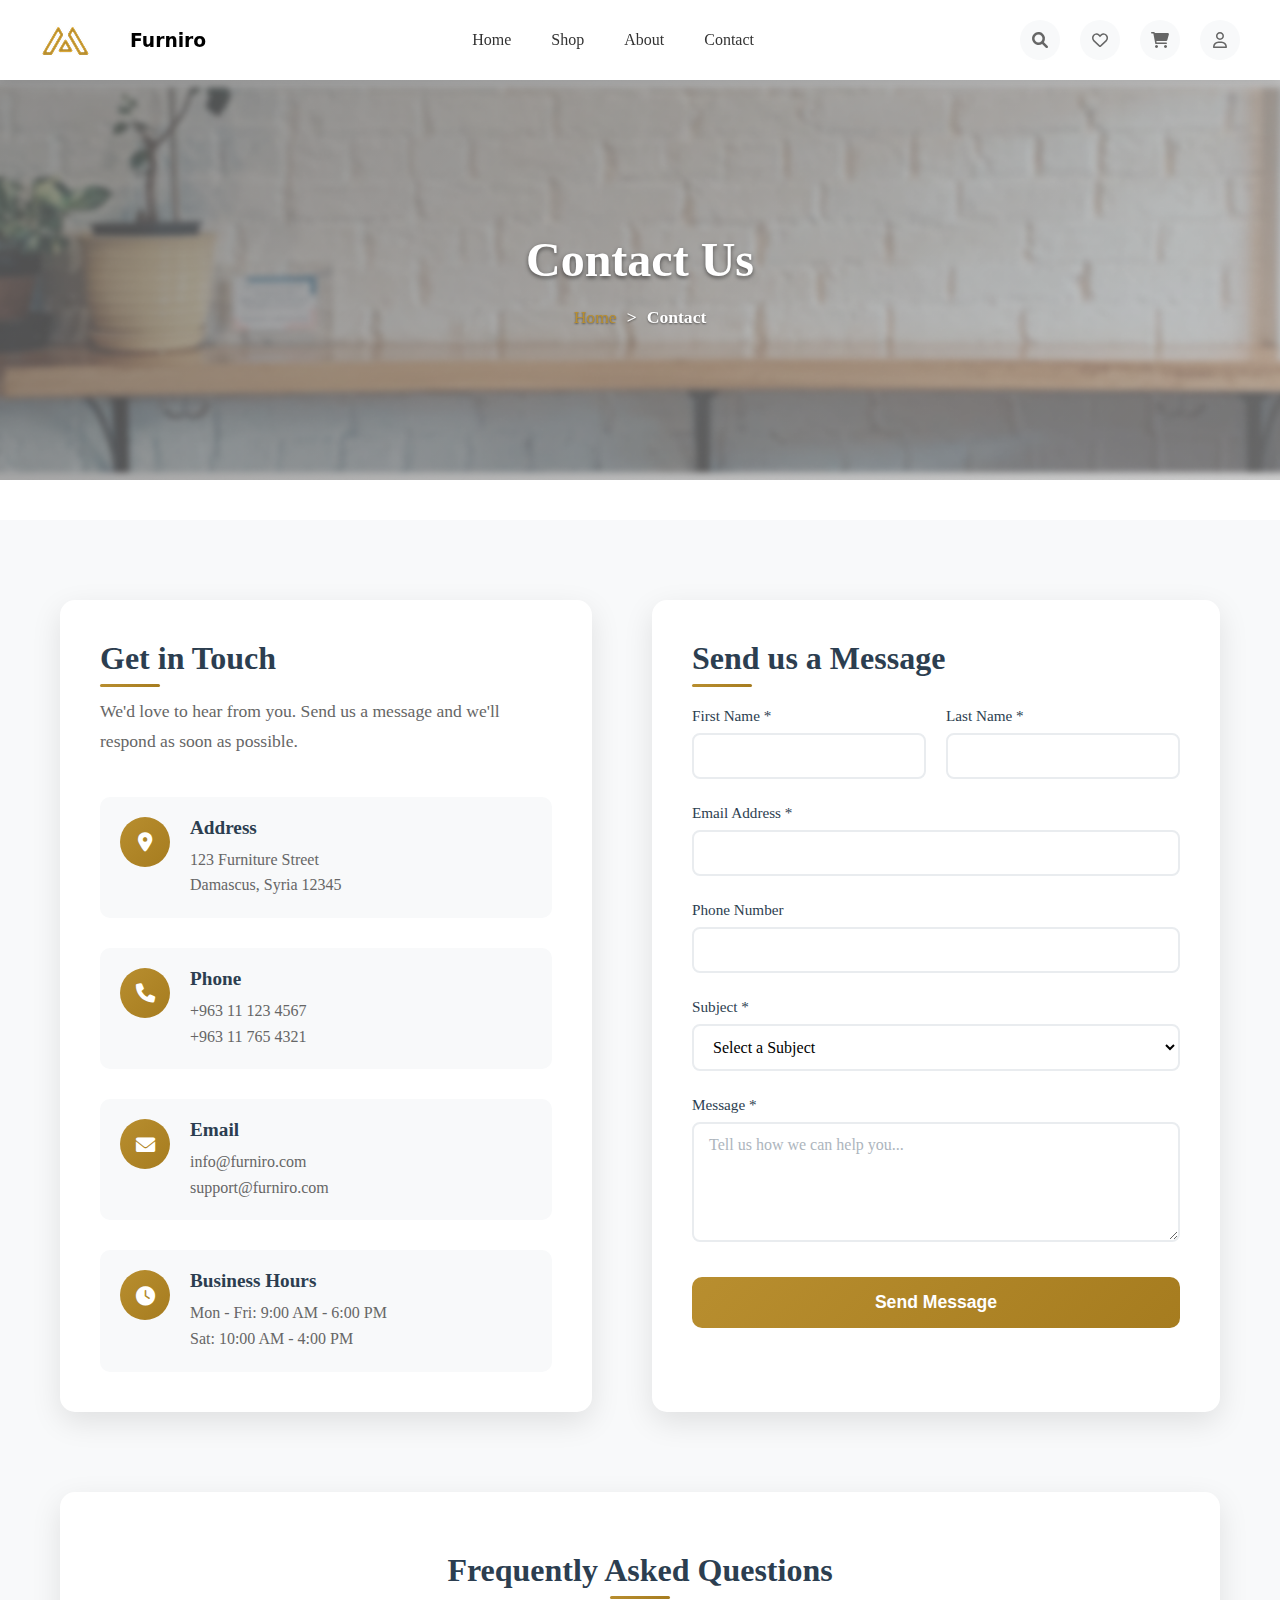
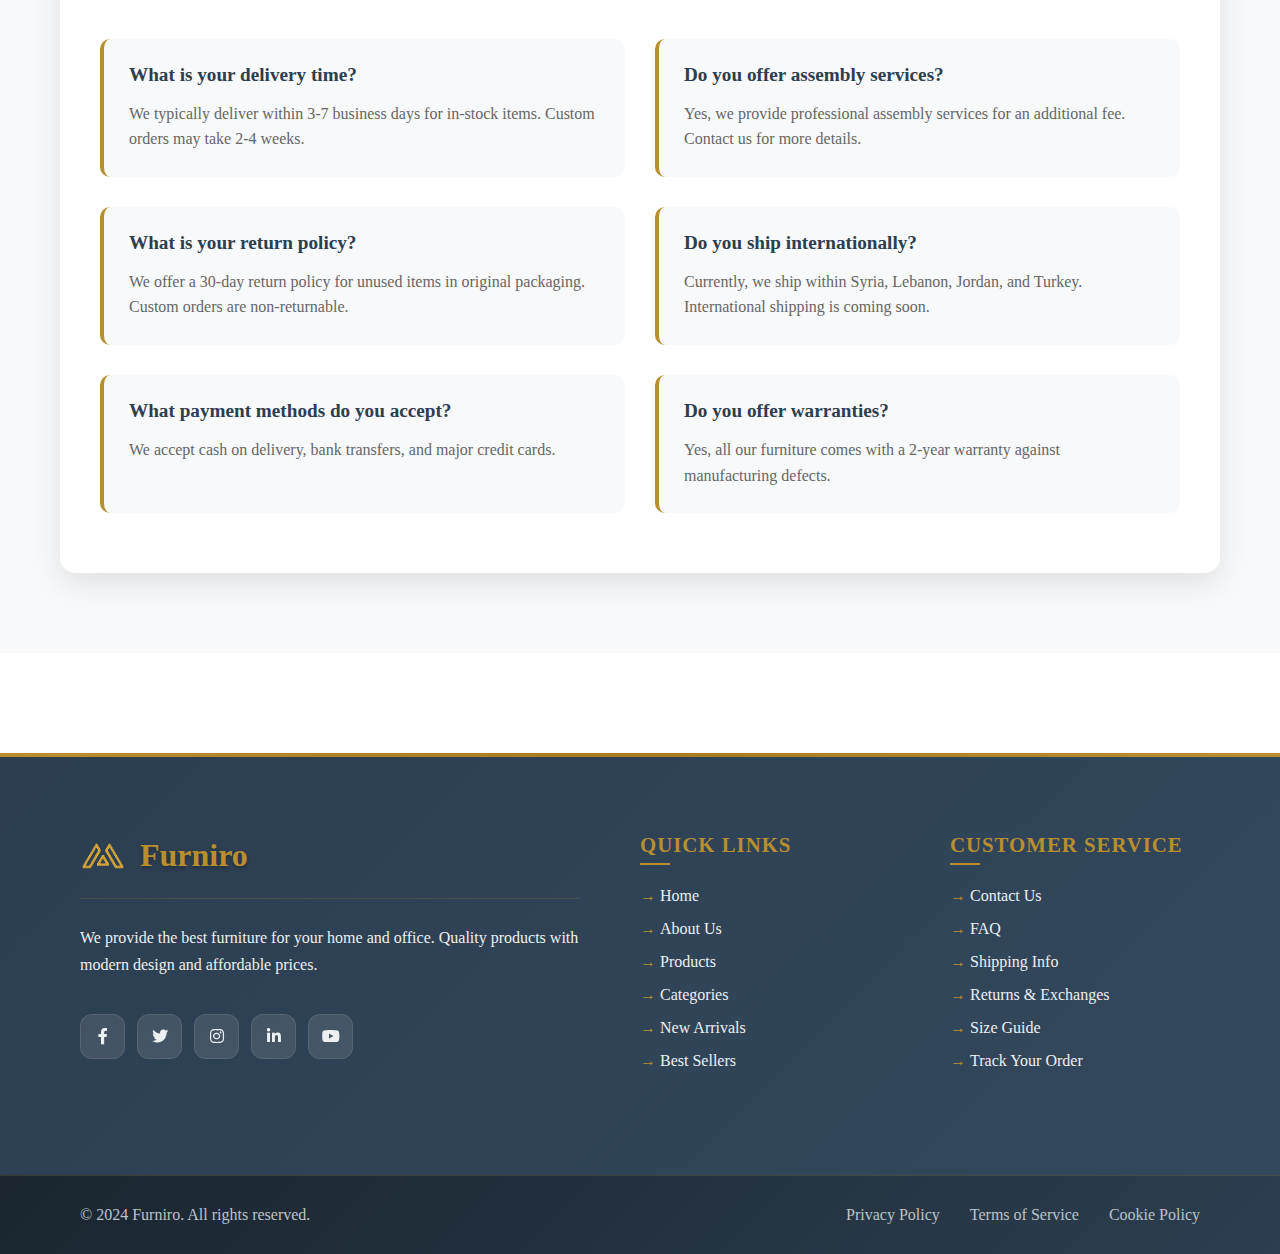
<file: contact.html>
<!DOCTYPE html>
<html lang="en">
<head>
    <meta charset="UTF-8">
    <meta name="viewport" content="width=device-width, initial-scale=1.0">
    <title>Contact Us - Furniro</title>
    <link rel="stylesheet" href="./style/contact.css">
    <link rel="stylesheet" href="https://cdnjs.cloudflare.com/ajax/libs/font-awesome/6.0.0/css/all.min.css">
</head>
<body>
    <div class="container">
        <nav>
            <div class="logo">
                <img src="assets/images/Meubel House_Logos-05.png" alt="">
                <h3><span>Furniro</span></h3>
            </div>
            <ul>
                <li><a href="./index.html">Home</a></li>
                <li><a href="./shop.html">Shop</a></li>
                <li><a href="./about.html">About</a></li>
                <li><a href="./contact.html">Contact</a></li>
            </ul>

            <div class="nav-icons">
                <a href="#" class="icon-link"><i class="fas fa-search"></i></a>
                <a href="#" class="icon-link"><i class="far fa-heart"></i></a>
                <a href="./cart.html" class="icon-link"><i class="fas fa-shopping-cart"></i></a>
                <a href="#" class="icon-link"><i class="far fa-user"></i></a>
            </div>
        </nav>

        <!-- Contact Hero Section -->
        <section class="contact-hero">
            <div class="contact-hero-image">
                <img src="assets/images/shopSlider.png" alt="Contact Hero">
                <div class="hero-overlay">
                    <div class="hero-content">
                        <h2 class="hero-title">Contact Us</h2>
                        <div class="breadcrumb-links">
                            <a href="./index.html">Home</a>
                            <span class="breadcrumb-separator">></span>
                            <span class="breadcrumb-current">Contact</span>
                        </div>
                    </div>
                </div>
            </div>
        </section>

        <!-- Contact Section -->
        <section class="contact-section">
            <div class="contact-container">
                <div class="contact-content">
                    <!-- Contact Information -->
                    <div class="contact-info">
                        <h2 class="section-title">Get in Touch</h2>
                        <p class="section-description">
                            We'd love to hear from you. Send us a message and we'll respond as soon as possible.
                        </p>
                        
                        <div class="contact-details">
                            <div class="contact-item">
                                <div class="contact-icon">
                                    <i class="fas fa-map-marker-alt"></i>
                                </div>
                                <div class="contact-text">
                                    <h4>Address</h4>
                                    <p>123 Furniture Street<br>Damascus, Syria 12345</p>
                                </div>
                            </div>
                            
                            <div class="contact-item">
                                <div class="contact-icon">
                                    <i class="fas fa-phone"></i>
                                </div>
                                <div class="contact-text">
                                    <h4>Phone</h4>
                                    <p>+963 11 123 4567<br>+963 11 765 4321</p>
                                </div>
                            </div>
                            
                            <div class="contact-item">
                                <div class="contact-icon">
                                    <i class="fas fa-envelope"></i>
                                </div>
                                <div class="contact-text">
                                    <h4>Email</h4>
                                    <p>info@furniro.com<br>support@furniro.com</p>
                                </div>
                            </div>
                            
                            <div class="contact-item">
                                <div class="contact-icon">
                                    <i class="fas fa-clock"></i>
                                </div>
                                <div class="contact-text">
                                    <h4>Business Hours</h4>
                                    <p>Mon - Fri: 9:00 AM - 6:00 PM<br>Sat: 10:00 AM - 4:00 PM</p>
                                </div>
                            </div>
                        </div>
                    </div>

                    <!-- Contact Form -->
                    <div class="contact-form-section">
                        <h2 class="form-title">Send us a Message</h2>
                        <form class="contact-form">
                            <div class="form-row">
                                <div class="form-group">
                                    <label for="firstName">First Name *</label>
                                    <input type="text" id="firstName" name="firstName" required>
                                </div>
                                <div class="form-group">
                                    <label for="lastName">Last Name *</label>
                                    <input type="text" id="lastName" name="lastName" required>
                                </div>
                            </div>
                            
                            <div class="form-group">
                                <label for="email">Email Address *</label>
                                <input type="email" id="email" name="email" required>
                            </div>
                            
                            <div class="form-group">
                                <label for="phone">Phone Number</label>
                                <input type="tel" id="phone" name="phone">
                            </div>
                            
                            <div class="form-group">
                                <label for="subject">Subject *</label>
                                <select id="subject" name="subject" required>
                                    <option value="">Select a Subject</option>
                                    <option value="general">General Inquiry</option>
                                    <option value="product">Product Question</option>
                                    <option value="order">Order Support</option>
                                    <option value="shipping">Shipping Information</option>
                                    <option value="return">Return/Exchange</option>
                                    <option value="complaint">Complaint</option>
                                    <option value="other">Other</option>
                                </select>
                            </div>
                            
                            <div class="form-group">
                                <label for="message">Message *</label>
                                <textarea id="message" name="message" rows="5" placeholder="Tell us how we can help you..." required></textarea>
                            </div>
                            
                            <button type="submit" class="submit-btn">Send Message</button>
                        </form>
                    </div>
                </div>

                <!-- FAQ Section -->
                <div class="faq-section">
                    <h2 class="section-title">Frequently Asked Questions</h2>
                    <div class="faq-grid">
                        <div class="faq-item">
                            <h4>What is your delivery time?</h4>
                            <p>We typically deliver within 3-7 business days for in-stock items. Custom orders may take 2-4 weeks.</p>
                        </div>
                        <div class="faq-item">
                            <h4>Do you offer assembly services?</h4>
                            <p>Yes, we provide professional assembly services for an additional fee. Contact us for more details.</p>
                        </div>
                        <div class="faq-item">
                            <h4>What is your return policy?</h4>
                            <p>We offer a 30-day return policy for unused items in original packaging. Custom orders are non-returnable.</p>
                        </div>
                        <div class="faq-item">
                            <h4>Do you ship internationally?</h4>
                            <p>Currently, we ship within Syria, Lebanon, Jordan, and Turkey. International shipping is coming soon.</p>
                        </div>
                        <div class="faq-item">
                            <h4>What payment methods do you accept?</h4>
                            <p>We accept cash on delivery, bank transfers, and major credit cards.</p>
                        </div>
                        <div class="faq-item">
                            <h4>Do you offer warranties?</h4>
                            <p>Yes, all our furniture comes with a 2-year warranty against manufacturing defects.</p>
                        </div>
                    </div>
                </div>
            </div>
        </section>

        <footer class="footer">
            <div class="footer-container">
                
                <div class="footer-section company-info">
                    <div class="footer-logo">
                        <img src="assets/images/Meubel House_Logos-05.png" alt="Furniro Logo">
                        <h3>Furniro</h3>
                    </div>
                    <p class="footer-description">
                        We provide the best furniture for your home and office. Quality products with modern design and affordable prices.
                    </p>
                    <div class="social-links">
                        <a href="#" class="social-link"><i class="fab fa-facebook-f"></i></a>
                        <a href="#" class="social-link"><i class="fab fa-twitter"></i></a>
                        <a href="#" class="social-link"><i class="fab fa-instagram"></i></a>
                        <a href="#" class="social-link"><i class="fab fa-linkedin-in"></i></a>
                        <a href="#" class="social-link"><i class="fab fa-youtube"></i></a>
                    </div>
                </div>

                
                <div class="footer-section">
                    <h4 class="footer-title">Quick Links</h4>
                    <ul class="footer-links">
                        <li><a href="#">Home</a></li>
                        <li><a href="#">About Us</a></li>
                        <li><a href="#">Products</a></li>
                        <li><a href="#">Categories</a></li>
                        <li><a href="#">New Arrivals</a></li>
                        <li><a href="#">Best Sellers</a></li>
                    </ul>
                </div>

                
                <div class="footer-section">
                    <h4 class="footer-title">Customer Service</h4>
                    <ul class="footer-links">
                        <li><a href="#">Contact Us</a></li>
                        <li><a href="#">FAQ</a></li>
                        <li><a href="#">Shipping Info</a></li>
                        <li><a href="#">Returns & Exchanges</a></li>
                        <li><a href="#">Size Guide</a></li>
                        <li><a href="#">Track Your Order</a></li>
                    </ul>
                </div>

                
            </div>

            
            <div class="footer-bottom">
                <div class="footer-bottom-content">
                    <div class="footer-bottom-left">
                        <p>&copy; 2024 Furniro. All rights reserved.</p>
                    </div>
                    <div class="footer-bottom-right">
                        <a href="#">Privacy Policy</a>
                        <a href="#">Terms of Service</a>
                        <a href="#">Cookie Policy</a>
                    </div>
                </div>
            </div>
        </footer>
    </div>
</body>
</html>
</file>
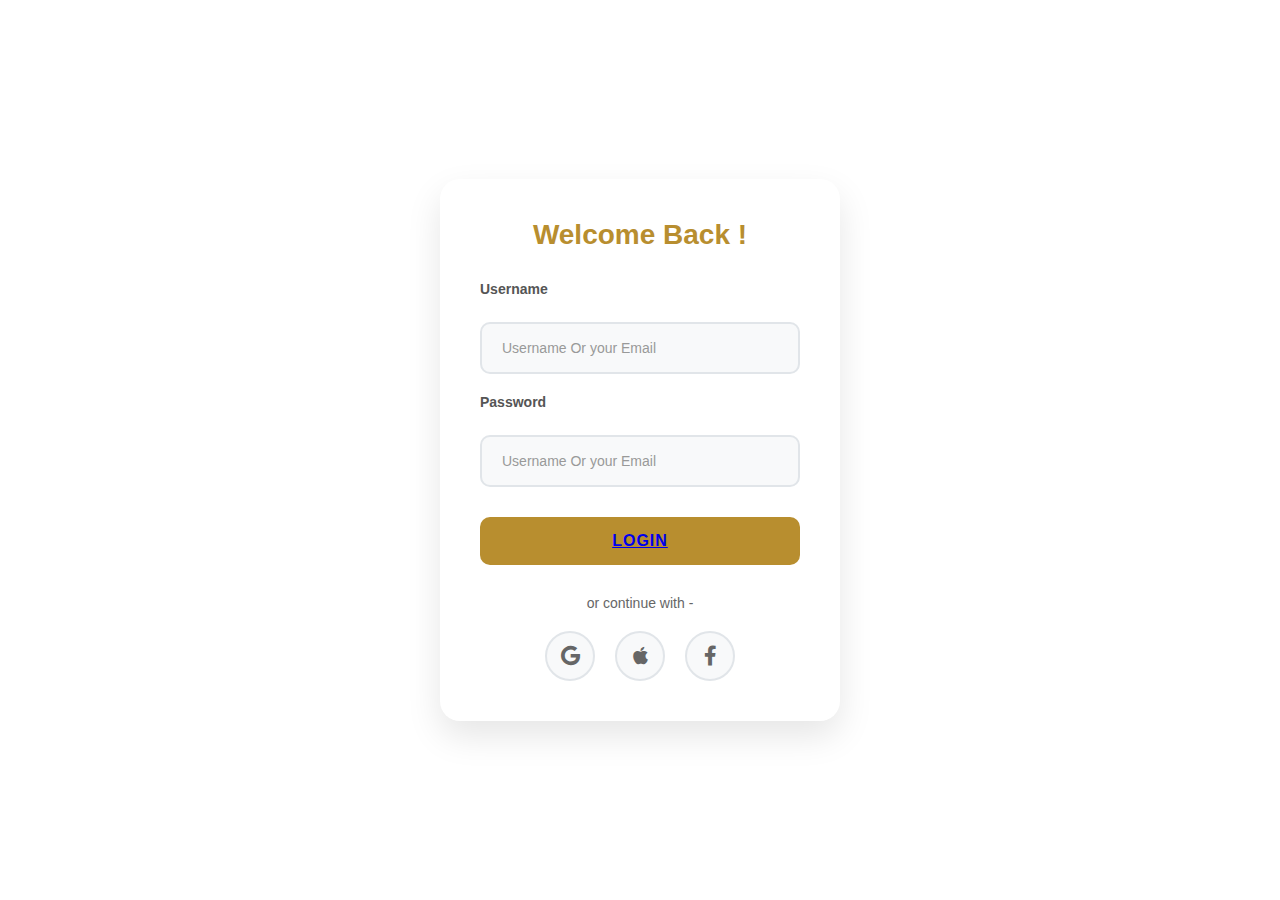
<file: login.html>
<!DOCTYPE html>
<html lang="en">
<head>
    <meta charset="UTF-8">
    <meta name="viewport" content="width=device-width, initial-scale=1.0">
    <title>login</title>
    <link rel="stylesheet" href="/style/login.css">
    <link rel="stylesheet" href="https://cdnjs.cloudflare.com/ajax/libs/font-awesome/6.0.0/css/all.min.css">
</head>
<body>
    <div class="container">
        <h1>Welcome Back !</h1>
        <form action="">
            <label for="username">Username</label>
            <input type="text" placeholder="Username Or your Email" id="username">
            <label for="password">Password</label>
            <input type="password" placeholder="Username Or your Email" id="password">
            <button type="submit"><a href="./index.html">Login</a></button>
        </form>
        <h4>or continue with - </h4>
        <div class="social-media-icon">
            <i class="fab fa-google"></i>
            <i class="fab fa-apple"></i>
            <i class="fab fa-facebook-f"></i>
        </div>


    </div>
</body>
</html>
</file>
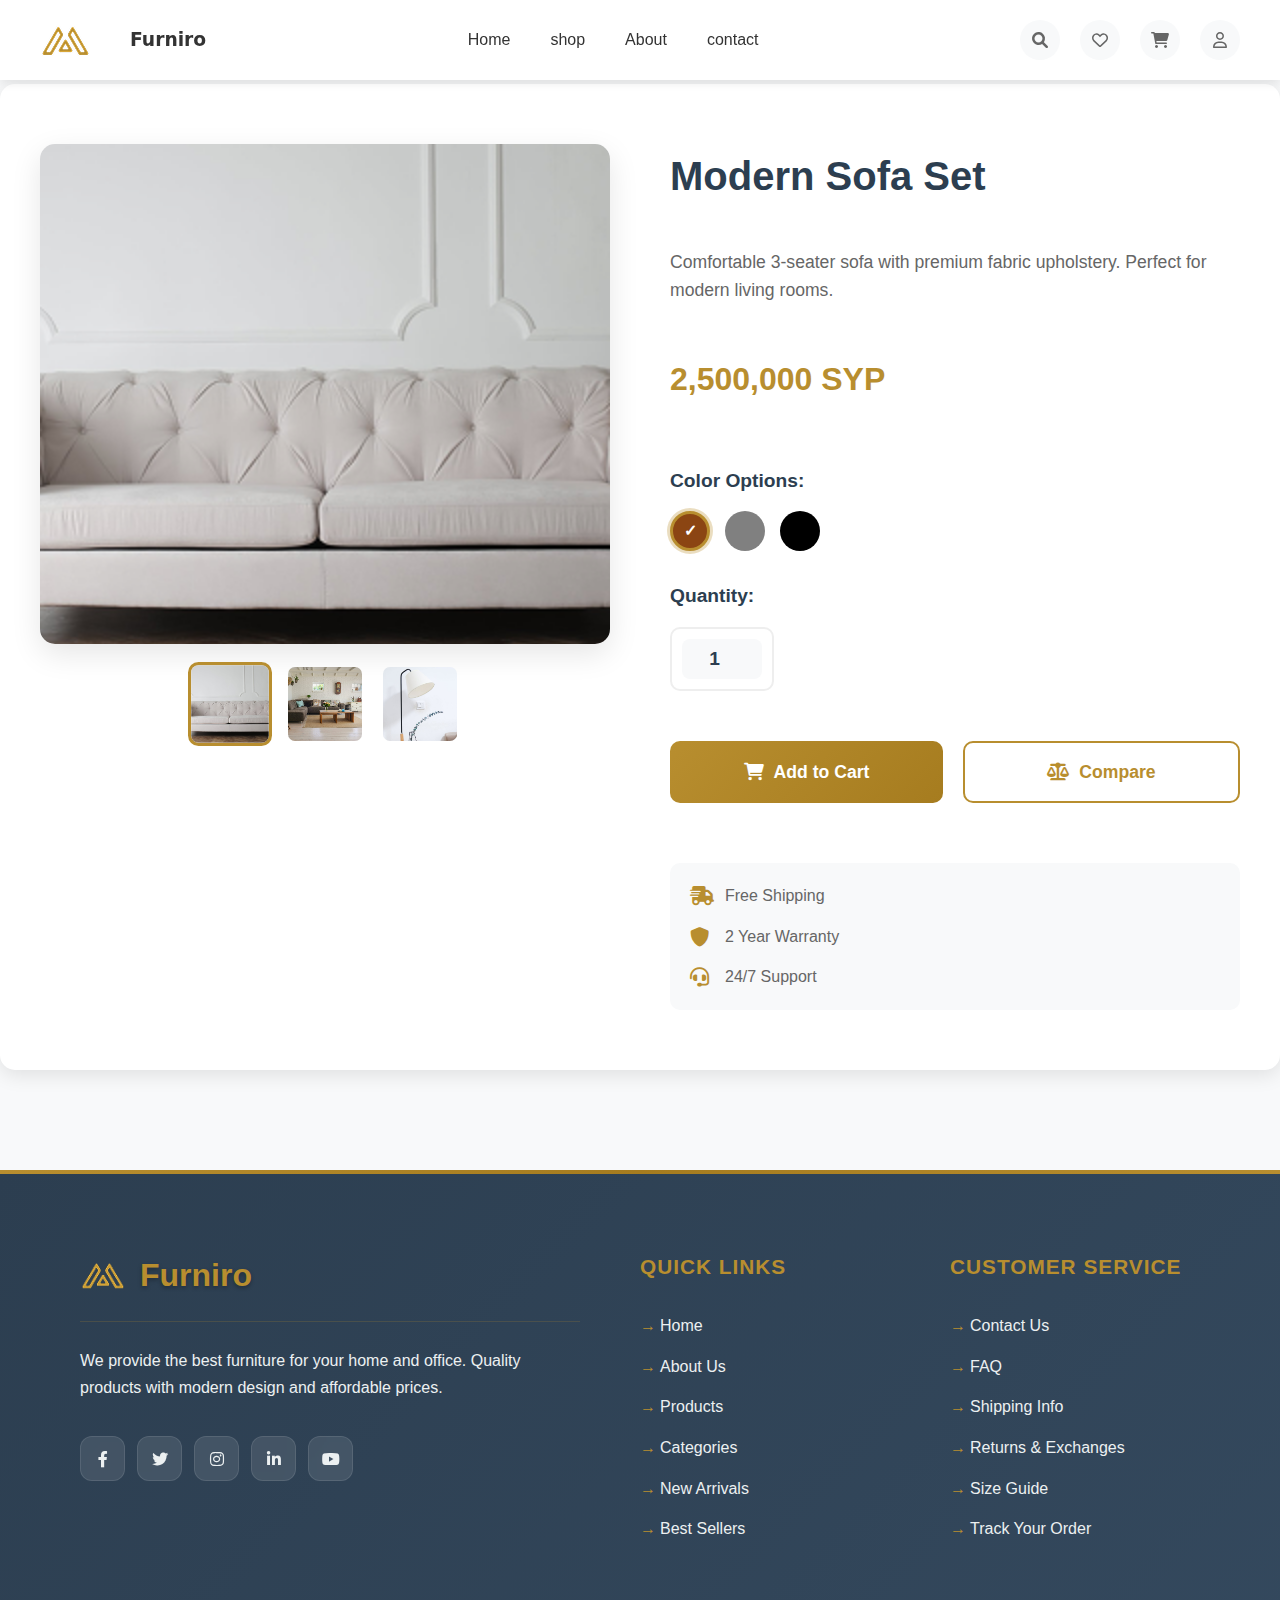
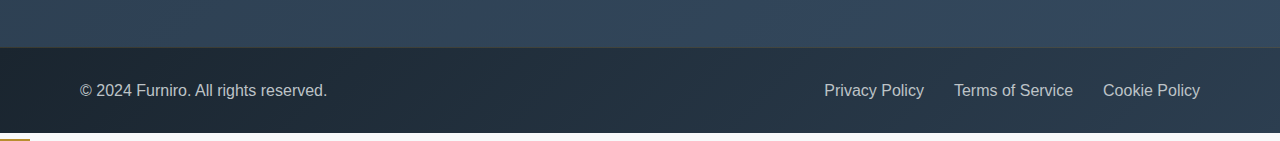
<file: product-details.html>
<!DOCTYPE html>
<html lang="en">
<head>
    <meta charset="UTF-8">
    <meta name="viewport" content="width=device-width, initial-scale=1.0">
    <title>Product Details - Furniro</title>
    <link rel="stylesheet" href="style/product-details.css">
    <link rel="stylesheet" href="https://cdnjs.cloudflare.com/ajax/libs/font-awesome/6.0.0/css/all.min.css">
</head>
<body>
    <div class="container">
        <!-- Navigation -->
        <nav>
            <div class="logo">
                <img src="assets/images/Meubel House_Logos-05.png" alt="">
                <h3>Furniro</h3>
            </div>
            <ul>
                <li><a href="./index.html">Home</a></li>
                <li><a href="./shop.html">shop</a></li>
                <li><a href="./about.html">About</a></li>
                <li><a href="./contact.html">contact</a></li>
            </ul>

            <div class="nav-icons">
                <a href="#" class="icon-link"><i class="fas fa-search"></i></a>
                <a href="#" class="icon-link"><i class="far fa-heart"></i></a>
                <a href="./cart.html" class="icon-link"><i class="fas fa-shopping-cart"></i></a>
                <a href="#" class="icon-link"><i class="far fa-user"></i></a>
            </div>
        </nav>

        <!-- Breadcrumb -->
        <div class="breadcrumb">
            <div class="breadcrumb-content">
                <div class="breadcrumb-links">
                    <a href="./index.html">Home</a>
                    <span class="breadcrumb-separator">></span>
                    <a href="./shop.html">Shop</a>
                    <span class="breadcrumb-separator">></span>
                    <span class="breadcrumb-current">Product Details</span>
                </div>
            </div>
        </div>

        <!-- Product Details Section -->
        <section class="product-details">
            <div class="product-details-container">
                <!-- Product Image -->
                <div class="product-image-section">
                    <div class="main-image">
                        <img src="assets/images/Images (1).png" alt="Product Image">
                    </div>
                    <div class="thumbnail-images">
                        <img class="thumbnail active" src="assets/images/Images (1).png" alt="Thumbnail 1">
                        <img class="thumbnail" src="assets/images/Images (2).png" alt="Thumbnail 2">
                        <img class="thumbnail" src="assets/images/Images (3).png" alt="Thumbnail 3">
                    </div>
                </div>

                <!-- Product Info -->
                <div class="product-info-section">
                    <h1 class="product-name">Modern Sofa Set</h1>
                    <p class="product-description">
                        Comfortable 3-seater sofa with premium fabric upholstery. Perfect for modern living rooms.
                    </p>
                    <div class="product-price">2,500,000 SYP</div>
                    
                    <!-- Color Options -->
                    <div class="color-options">
                        <h3>Color Options:</h3>
                        <div class="color-circles">
                            <input type="radio" name="color" id="color-brown" value="brown" checked>
                            <label for="color-brown" class="color-circle" style="background-color: #8B4513;"></label>
                            
                            <input type="radio" name="color" id="color-gray" value="gray">
                            <label for="color-gray" class="color-circle" style="background-color: #808080;"></label>
                            
                            <input type="radio" name="color" id="color-black" value="black">
                            <label for="color-black" class="color-circle" style="background-color: #000000;"></label>
                        </div>
                    </div>

                    <!-- Quantity Counter -->
                    <div class="quantity-section">
                        <h3>Quantity:</h3>
                        <div class="quantity-counter">
                            <input type="number" name="quantity" id="quantity" value="1" min="1" max="10" class="quantity-input">
                        </div>
                    </div>

                    <!-- Action Buttons -->
                    <div class="action-buttons">
                        <a href="#" class="add-to-cart-btn">
                            <i class="fas fa-shopping-cart"></i>
                            Add to Cart
                        </a>
                        <a href="#" class="compare-btn">
                            <i class="fas fa-balance-scale"></i>
                            Compare
                        </a>
                    </div>

                    <!-- Product Features -->
                    <div class="product-features">
                        <div class="feature">
                            <i class="fas fa-shipping-fast"></i>
                            <span>Free Shipping</span>
                        </div>
                        <div class="feature">
                            <i class="fas fa-shield-alt"></i>
                            <span>2 Year Warranty</span>
                        </div>
                        <div class="feature">
                            <i class="fas fa-headset"></i>
                            <span>24/7 Support</span>
                        </div>
                    </div>
                </div>
            </div>
        </section>

                <footer class="footer">
            <div class="footer-container">
                
                <div class="footer-section company-info">
                    <div class="footer-logo">
                        <img src="assets/images/Meubel House_Logos-05.png" alt="Furniro Logo">
                        <h3>Furniro</h3>
                    </div>
                    <p class="footer-description">
                        We provide the best furniture for your home and office. Quality products with modern design and affordable prices.
                    </p>
                    <div class="social-links">
                        <a href="#" class="social-link"><i class="fab fa-facebook-f"></i></a>
                        <a href="#" class="social-link"><i class="fab fa-twitter"></i></a>
                        <a href="#" class="social-link"><i class="fab fa-instagram"></i></a>
                        <a href="#" class="social-link"><i class="fab fa-linkedin-in"></i></a>
                        <a href="#" class="social-link"><i class="fab fa-youtube"></i></a>
                    </div>
                </div>

                
                <div class="footer-section">
                    <h4 class="footer-title">Quick Links</h4>
                    <ul class="footer-links">
                        <li><a href="#">Home</a></li>
                        <li><a href="#">About Us</a></li>
                        <li><a href="#">Products</a></li>
                        <li><a href="#">Categories</a></li>
                        <li><a href="#">New Arrivals</a></li>
                        <li><a href="#">Best Sellers</a></li>
                    </ul>
                </div>

                
                <div class="footer-section">
                    <h4 class="footer-title">Customer Service</h4>
                    <ul class="footer-links">
                        <li><a href="#">Contact Us</a></li>
                        <li><a href="#">FAQ</a></li>
                        <li><a href="#">Shipping Info</a></li>
                        <li><a href="#">Returns & Exchanges</a></li>
                        <li><a href="#">Size Guide</a></li>
                        <li><a href="#">Track Your Order</a></li>
                    </ul>
                </div>

                
            </div>

            
            <div class="footer-bottom">
                <div class="footer-bottom-content">
                    <div class="footer-bottom-left">
                        <p>&copy; 2024 Furniro. All rights reserved.</p>
                    </div>
                    <div class="footer-bottom-right">
                        <a href="#">Privacy Policy</a>
                        <a href="#">Terms of Service</a>
                        <a href="#">Cookie Policy</a>
                    </div>
                </div>
            </div>
        </footer>
    </div>

</body>
</html>
</file>
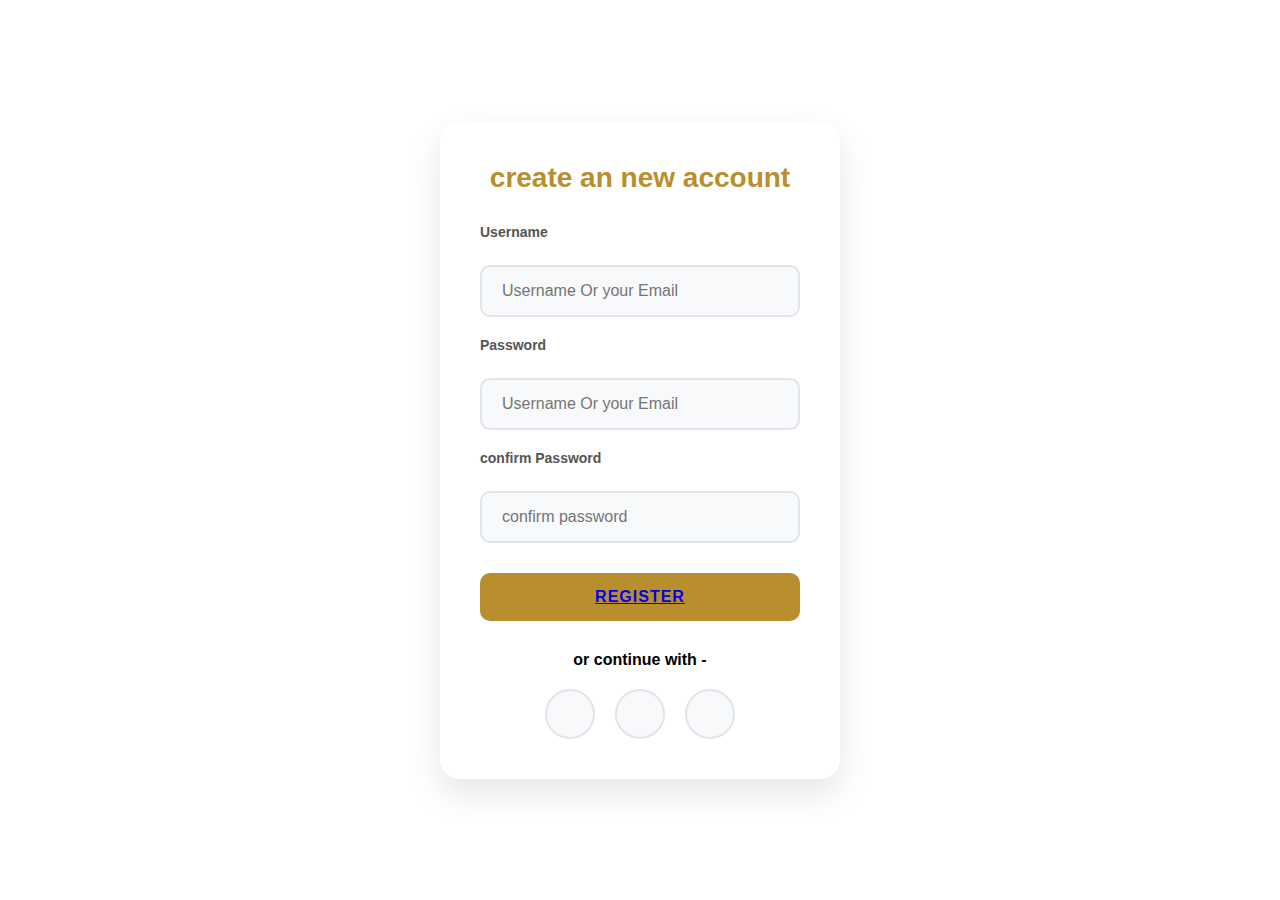
<file: register.html>
<!DOCTYPE html>
<html lang="en">
<head>
    <meta charset="UTF-8">
    <meta name="viewport" content="width=device-width, initial-scale=1.0">
    <title>register</title>
    <link rel="stylesheet" href="./style/register.css">
</head>
<body>
    <div class="container">
        <h1>create an new account</h1>
        <form action="">
            <label for="username">Username</label>
            <input type="text" placeholder="Username Or your Email" id="username">
            <label for="password">Password</label>
            <input type="password" placeholder="Username Or your Email" id="password">
            <label for="confirmPassword">confirm Password</label>
            <input type="confirm password" placeholder="confirm password" id="confirmPassword">
            <button type="submit"><a href="./index.html">Register</a></button>
        </form>
        <h4>or continue with - </h4>
        <div class="social-media-icon">
            <i class="fab fa-google"></i>
            <i class="fab fa-apple"></i>
            <i class="fab fa-facebook-f"></i>
        </div>
    </div>
</body>
</html>
</file>
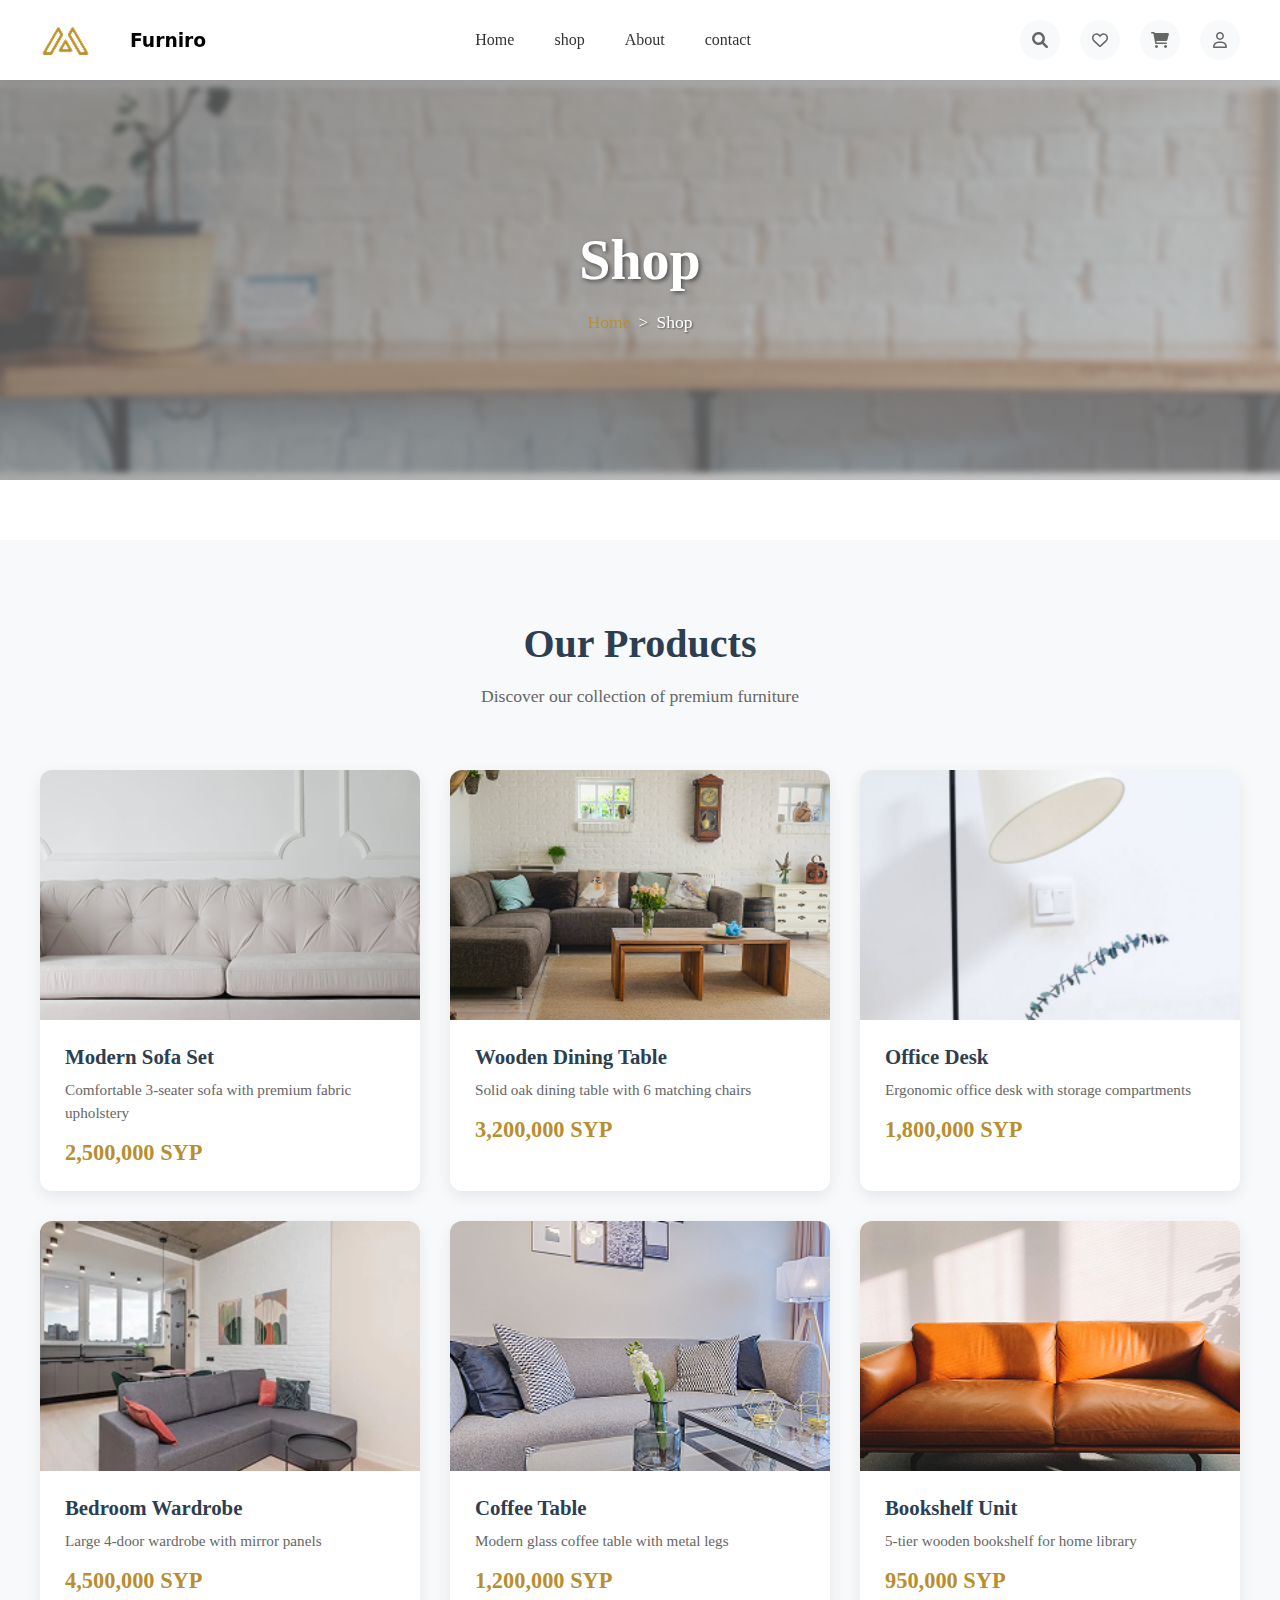
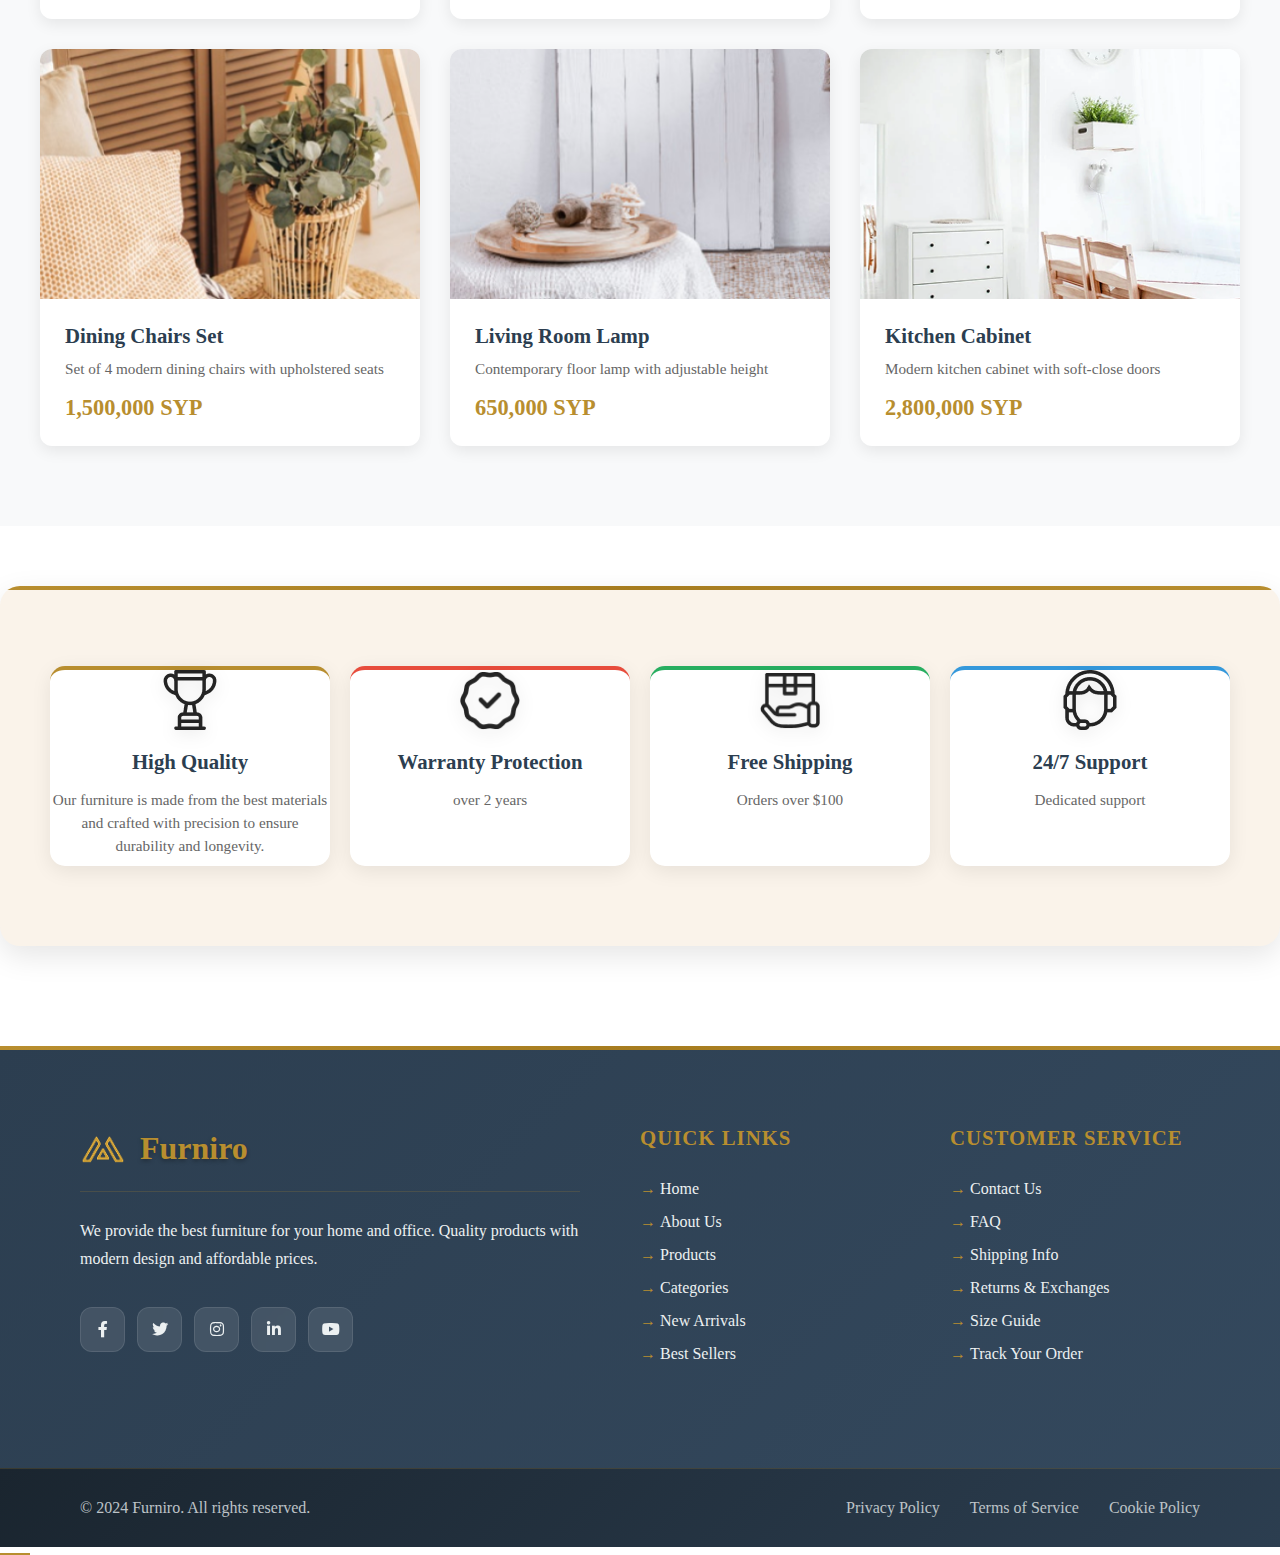
<file: shop.html>
<!DOCTYPE html>
<html lang="en">
<head>
    <meta charset="UTF-8">
    <meta name="viewport" content="width=device-width, initial-scale=1.0">
    <title>Shop</title>
    <link rel="stylesheet" href="./style/shop.css">
        <link rel="stylesheet" href="https://cdnjs.cloudflare.com/ajax/libs/font-awesome/6.0.0/css/all.min.css">

</head>
<body>
    <div class="container">
                    <nav>
            <div class="logo">
                <img src="assets/images/Meubel House_Logos-05.png" alt="">
                <h3><span>Furniro</span></h3>
            </div>
            <ul>
                <li><a href="./index.html">Home</a></li>
                <li><a href="./shop.html">shop</a></li>
                <li><a href="./about.html">About</a></li>
                <li><a href="./contact.html">contact</a></li>
            </ul>

            <div class="nav-icons">
                <a href="#" class="icon-link"><i class="fas fa-search"></i></a>
                <a href="#" class="icon-link"><i class="far fa-heart"></i></a>
                <a href="./cart.html" class="icon-link"><i class="fas fa-shopping-cart"></i></a>
                <a href="#" class="icon-link"><i class="far fa-user"></i></a>
            </div>
        </nav>

        <!-- Hero Section with Overlay -->
        <section class="shop-hero">
            <div class="shop-hero-image">
                <img src="assets/images/shopSlider.png" alt="Shop Hero Image">
                <div class="hero-overlay">
                    <div class="hero-content">
                        <h2 class="hero-title">Shop</h2>
                        <div class="breadcrumb-links">
                            <a href="./index.html">Home</a>
                            <span class="breadcrumb-separator">></span>
                            <span class="breadcrumb-current">Shop</span>
                        </div>
                    </div>
                </div>
            </div>
        </section>

        <!-- <section>

        </section> -->

        <section class="Product">

        </section>

        <section class="quality">
            <div class="high-quality">
                <img src="assets/images/trophy 1.png" alt="trophy">
                <h3>High Quality</h3>
                <p>Our furniture is made from the best materials and crafted with precision to ensure durability and longevity.</p>
            </div>
            <div class="warrenty">
                <img src="assets/images/guarantee.png" alt="">
                <h1>warranty protection</h1>
                <p>over 2 years</p>
            </div>
            <div class="shipping">
                <img src="assets/images/shipping.png" alt="">
                <h1>free shipping</h1>
                <p>Orders over $100</p>
            </div>
            <div class="support">
                <img src="assets/images/customer-support.png" alt="">
                <h1>24/7 support</h1>
                <p>Dedicated support</p>
            </div>

        </section>



                <footer class="footer">
            <div class="footer-container">
                
                <div class="footer-section company-info">
                    <div class="footer-logo">
                        <img src="assets/images/Meubel House_Logos-05.png" alt="Furniro Logo">
                        <h3>Furniro</h3>
                    </div>
                    <p class="footer-description">
                        We provide the best furniture for your home and office. Quality products with modern design and affordable prices.
                    </p>
                    <div class="social-links">
                        <a href="#" class="social-link"><i class="fab fa-facebook-f"></i></a>
                        <a href="#" class="social-link"><i class="fab fa-twitter"></i></a>
                        <a href="#" class="social-link"><i class="fab fa-instagram"></i></a>
                        <a href="#" class="social-link"><i class="fab fa-linkedin-in"></i></a>
                        <a href="#" class="social-link"><i class="fab fa-youtube"></i></a>
                    </div>
                </div>

                
                <div class="footer-section">
                    <h4 class="footer-title">Quick Links</h4>
                    <ul class="footer-links">
                        <li><a href="#">Home</a></li>
                        <li><a href="#">About Us</a></li>
                        <li><a href="#">Products</a></li>
                        <li><a href="#">Categories</a></li>
                        <li><a href="#">New Arrivals</a></li>
                        <li><a href="#">Best Sellers</a></li>
                    </ul>
                </div>

                
                <div class="footer-section">
                    <h4 class="footer-title">Customer Service</h4>
                    <ul class="footer-links">
                        <li><a href="#">Contact Us</a></li>
                        <li><a href="#">FAQ</a></li>
                        <li><a href="#">Shipping Info</a></li>
                        <li><a href="#">Returns & Exchanges</a></li>
                        <li><a href="#">Size Guide</a></li>
                        <li><a href="#">Track Your Order</a></li>
                    </ul>
                </div>

                
            </div>

            
            <div class="footer-bottom">
                <div class="footer-bottom-content">
                    <div class="footer-bottom-left">
                        <p>&copy; 2024 Furniro. All rights reserved.</p>
                    </div>
                    <div class="footer-bottom-right">
                        <a href="#">Privacy Policy</a>
                        <a href="#">Terms of Service</a>
                        <a href="#">Cookie Policy</a>
                    </div>
                </div>
            </div>
        </footer>
    </div>
    <script src="javascript/shop.js"></script>
</body>
</html>
</file>
<file: style/index.css>
*{
    margin: 0px;
    padding: 0px;
    box-sizing: border-box;
}
.logo{
    display: flex;
    gap: 40px;
    font-family: system-ui, -apple-system, BlinkMacSystemFont, 'Segoe UI', Roboto, Oxygen, Ubuntu, Cantarell, 'Open Sans', 'Helvetica Neue', sans-serif  ;
    align-items: center;
}
nav{
    display: flex;
    justify-content: space-between;
    align-items: center;
    padding: 20px 40px;
    background-color: white;
    box-shadow: 0 2px 10px rgba(0, 0, 0, 0.1);
    position: fixed;
    top: 0;
    left: 0;
    z-index: 2;
    width: 100%;
}
nav ul{
    display: flex;
    justify-content: space-around;
    gap: 40px;
    list-style: none;
    align-items: center;

}

a{
    text-decoration: none;
    color: #333;
    font-weight: 500;
    transition: color 0.3s ease;
}

a:hover {
    color: #B88E2F;
}

/* Navbar Icons Styling */
.nav-icons {
    display: flex;
    gap: 20px;
    align-items: center;
}

.icon-link {
    display: flex;
    align-items: center;
    justify-content: center;
    width: 40px;
    height: 40px;
    border-radius: 50%;
    background-color: #f8f9fa;
    color: #666;
    transition: all 0.3s ease;
    position: relative;
}

.icon-link:hover {
    background-color: #B88E2F;
    color: white;
    transform: translateY(-2px);
    box-shadow: 0 5px 15px rgba(184, 142, 47, 0.3);
}

.icon-link i {
    font-size: 16px;
}

/* Cart icon with badge */
/* .icon-link:has(.fa-shopping-cart)::after {
    content: '0';
    position: absolute;
    top: -5px;
    right: -5px;
    background-color: #B88E2F;
    color: white;
    border-radius: 50%;
    width: 18px;
    height: 18px;
    font-size: 10px;
    display: flex;
    align-items: center;
    justify-content: center;
    font-weight: bold;
} */
.Hero_section {
    position: relative;
    width: 100%;
}

.new_arrival{
    background-color: #FFF3E3;
    z-index: 2;
    position: absolute;
    bottom: 20px;
    right: 60px;
    padding: 30px;
    border-radius: 15px;
    max-width: 400px;
    box-shadow: 0 10px 30px rgba(0, 0, 0, 0.1);
}
.new_arrival h1{
    color: #B88E2F;
    font-size: 2.5rem;
    margin: 15px 0;
    font-weight: 700;
}

.new_arrival p:first-child {
    color: #B88E2F;
    font-weight: 600;
    font-size: 1.1rem;
    margin-bottom: 10px;
}

.new_arrival p:last-of-type {
    color: #666;
    line-height: 1.6;
    margin-bottom: 25px;
}

.new_arrival button{
    background-color: #B88E2F;
    color: white;
    border: none;
    padding: 15px 30px;
    border-radius: 8px;
    font-size: 1rem;
    font-weight: 600;
    cursor: pointer;
    transition: all 0.3s ease;
    text-transform: uppercase;
    letter-spacing: 1px;
}

.new_arrival button:hover {
    background-color: #A67C1F;
    transform: translateY(-2px);
    box-shadow: 0 5px 15px rgba(184, 142, 47, 0.3);
}
.HeroSectionImage{
    width: 100%;
   z-index: 1;
    position: relative;
}
.heading {
    text-align: center;
    padding: 60px 20px;
    max-width: 600px;
    margin: 0 auto;
}

.heading h2 {
    font-size: 2.5rem;
    color: #B88E2F;
    margin-bottom: 20px;
    font-weight: 700;
}

.heading p {
    font-size: 1.1rem;
    color: #666;
    line-height: 1.6;
}
.imageBrowsesection{
    display: flex;
    flex-wrap: wrap;
    justify-content: space-evenly;
    position: relative;
}

.imageHeading{
    display: flex;
    justify-content: space-around;
}
.products-grid {
    display: grid;
    grid-template-columns: repeat(auto-fit, minmax(300px, 1fr));
    gap: 30px;
    max-width: 1200px;
    margin: 80px auto;
    padding: 0 40px;
}

.product-card {
    background: white;
    border-radius: 12px;
    overflow: hidden;
    box-shadow: 0 5px 15px rgba(0, 0, 0, 0.08);
    transition: transform 0.3s ease, box-shadow 0.3s ease;
    position: relative;
    display: flex;
    flex-direction: column;
}

.product-card:hover {
    transform: translateY(-5px);
    box-shadow: 0 10px 25px rgba(0, 0, 0, 0.15);
}

.product-image-container {
    position: relative;
    width: 100%;
    height: 250px;
    overflow: hidden;
}

.product-image {
    width: 100%;
    height: 100%;
    object-fit: cover;
    transition: transform 0.3s ease;
}

.product-card:hover .product-image {
    transform: scale(1.05);
}

.product-overlay {
    position: absolute;
    top: 0;
    left: 0;
    width: 100%;
    height: 100%;
    background: rgba(0, 0, 0, 0.7);
    display: flex;
    align-items: center;
    justify-content: center;
    gap: 15px;
    opacity: 0;
    transition: opacity 0.3s ease;
}

.product-card:hover .product-overlay {
    opacity: 1;
}

.quick-view-btn,
.add-to-cart {
    background: #B88E2F;
    color: white;
    border: none;
    padding: 12px 20px;
    border-radius: 6px;
    cursor: pointer;
    font-size: 0.9rem;
    font-weight: 600;
    transition: background-color 0.3s ease;
    display: flex;
    align-items: center;
    gap: 8px;
}

.quick-view-btn:hover,
.add-to-cart:hover {
    background: #A67C1F;
}

.product-info {
    padding: 25px;
    flex-grow: 1;
    display: flex;
    flex-direction: column;
}

.product-name {
    font-size: 1.3rem;
    color: #2c3e50;
    margin-bottom: 10px;
    font-weight: 600;
}

.product-description {
    color: #666;
    font-size: 0.95rem;
    line-height: 1.5;
    margin-bottom: 15px;
    flex-grow: 1;
}

.product-price {
    font-size: 1.4rem;
    font-weight: 700;
    color: #B88E2F;
    margin-bottom: 15px;
}

/* Quick View Modal */
.quick-view-modal {
    position: fixed;
    top: 0;
    left: 0;
    width: 100%;
    height: 100%;
    z-index: 1000;
}

.modal-overlay {
    position: absolute;
    top: 0;
    left: 0;
    width: 100%;
    height: 100%;
    background: rgba(0, 0, 0, 0.8);
    display: flex;
    align-items: center;
    justify-content: center;
    padding: 20px;
}

.modal-content {
    background: white;
    border-radius: 12px;
    max-width: 800px;
    width: 100%;
    max-height: 90vh;
    overflow-y: auto;
    position: relative;
}

.close-modal {
    position: absolute;
    top: 15px;
    right: 20px;
    background: none;
    border: none;
    font-size: 2rem;
    cursor: pointer;
    color: #666;
    z-index: 1001;
}

.close-modal:hover {
    color: #B88E2F;
}

.modal-body {
    display: grid;
    grid-template-columns: 1fr 1fr;
    gap: 30px;
    padding: 30px;
}

.modal-image img {
    width: 100%;
    height: 300px;
    object-fit: cover;
    border-radius: 8px;
}

.modal-info h3 {
    font-size: 1.8rem;
    color: #2c3e50;
    margin-bottom: 15px;
    font-weight: 700;
}

.modal-description {
    color: #666;
    line-height: 1.6;
    margin-bottom: 20px;
}

.modal-price {
    font-size: 1.6rem;
    font-weight: 700;
    color: #B88E2F;
    margin-bottom: 25px;
}

.modal-add-to-cart {
    background: #B88E2F;
    color: white;
    border: none;
    padding: 15px 30px;
    border-radius: 8px;
    cursor: pointer;
    font-size: 1rem;
    font-weight: 600;
    transition: background-color 0.3s ease;
    display: flex;
    align-items: center;
    gap: 10px;
}

.modal-add-to-cart:hover {
    background: #A67C1F;
}

/* Responsive Design for Products */
@media (max-width: 768px) {
    .products-grid {
        grid-template-columns: repeat(auto-fit, minmax(280px, 1fr));
        gap: 20px;
        padding: 0 20px;
    }
    
    .modal-body {
        grid-template-columns: 1fr;
        gap: 20px;
        padding: 20px;
    }
    
    .modal-image img {
        height: 250px;
    }
}

@media (max-width: 480px) {
    .products-grid {
        grid-template-columns: 1fr;
    }
    
    .product-overlay {
        flex-direction: column;
        gap: 10px;
    }
    
    .quick-view-btn,
    .add-to-cart {
        padding: 10px 15px;
        font-size: 0.8rem;
    }
}
.productHeading{
    text-align: center;
    margin-top: 40px;
}
.readMore {
    display: flex;
    justify-content: center;
    align-items: center;
    margin: 40px 0;
    padding: 20px;
}

.readMore button {
    background-color: #B88E2F;
    color: white;
    border: 2px solid #B88E2F;
    padding: 15px 40px;
    border-radius: 8px;
    font-size: 1.1rem;
    font-weight: 600;
    cursor: pointer;
    transition: all 0.3s ease;
    text-transform: uppercase;
    letter-spacing: 1px;
    box-shadow: 0 4px 12px rgba(184, 142, 47, 0.2);
}

.readMore button:hover {
    background-color: #A67C1F;
    border-color: #A67C1F;
    transform: translateY(-2px);
    box-shadow: 0 6px 20px rgba(184, 142, 47, 0.3);
}

.readMore button:active {
    transform: translateY(0);
    box-shadow: 0 2px 8px rgba(184, 142, 47, 0.2);
}

/* Room Slider Styles */
.Rooms {
    padding: 80px 40px;
    background-color: #FCF8F3;
    display: flex;
    height: 100rem;
    align-items: center;
}

.headingsRoom {
    text-align: center;
    margin-bottom: 60px;
}

.headingsRoom h1 {
    font-size: 2.5rem;
    color: #2c3e50;
    margin-bottom: 20px;
    font-weight: 700;
}

.headingsRoom p {
    font-size: 1.1rem;
    color: #666;
    margin-bottom: 30px;
    max-width: 600px;
    margin-left: auto;
    margin-right: auto;
    line-height: 1.6;
}

.headingsRoom button {
    background-color: #B88E2F;
    color: white;
    border: none;
    padding: 15px 30px;
    border-radius: 8px;
    font-size: 1rem;
    font-weight: 600;
    cursor: pointer;
    transition: all 0.3s ease;
    text-transform: uppercase;
    letter-spacing: 1px;
}

.headingsRoom button:hover {
    background-color: #A67C1F;
    transform: translateY(-2px);
    box-shadow: 0 5px 15px rgba(184, 142, 47, 0.3);
}

.room-slider-container {
    position: relative;
    width: 100%;
    max-width: 1200px;
    margin: 0 auto;
    overflow: hidden;
    border-radius: 15px;
    
}

.room-slider {
    position: relative;
    width: 100%;
    height: 80rem;
    
}

.slider-track {
    display: flex;
    width: 300%;
    height: 100%;
    transition: transform 0.5s ease-in-out;
}

.slide {
    width: 33%;
    height: 100%;
    position: relative; 
    flex-shrink: 0;
    overflow: hidden;
}

.slide img {
    width: 100%;
    height: 100%;
    /* object-fit: cover; */
    display: block;

}

.slider-controls {
    position: absolute;
    top: 50%;
    transform: translateY(-50%);
    width: 100%;
    display: flex;
    justify-content: space-between;
    padding: 0 20px;
    pointer-events: none;
}

.slider-btn {
    background-color: rgba(255, 255, 255, 0.9);
    border: none;
    width: 50px;
    height: 50px;
    border-radius: 50%;
    cursor: pointer;
    display: flex;
    align-items: center;
    justify-content: center;
    font-size: 18px;
    color: #B88E2F;
    transition: all 0.3s ease;
    pointer-events: all;
    box-shadow: 0 4px 12px rgba(0, 0, 0, 0.15);
}

.slider-btn:hover {
    background-color: #B88E2F;
    color: white;
    transform: scale(1.1);
    box-shadow: 0 6px 20px rgba(184, 142, 47, 0.3);
}

.slider-dots {
    display: flex;
    justify-content: center;
    gap: 10px;
    margin-top: 30px;
}

.dot {
    width: 12px;
    height: 12px;
    border-radius: 50%;
    background-color: #ddd;
    cursor: pointer;
    transition: all 0.3s ease;
}

.dot.active {
    background-color: #B88E2F;
    transform: scale(1.2);
}

.dot:hover {
    background-color: #A67C1F;
    transform: scale(1.1);
}

/* Share Your Setup Section */
.share-setup {
    padding: 80px 40px;
    background-color: white;
    display: flex;
    justify-content: center;
    align-items: center;
}

.share-content {
    max-width: 1200px;
    width: 100%;
    text-align: center;
}

.share-text {
    margin-bottom: 60px;
}

.share-subtitle {
    font-size: 1.2rem;
    color: #666;
    margin-bottom: 10px;
    font-weight: 400;
}

.share-hashtag {
    font-size: 3rem;
    color: #2c3e50;
    font-weight: 700;
    margin: 0;
    letter-spacing: -1px;
}

.setup-grid {
    display: grid;
    grid-template-columns: repeat(3, 1fr);
    grid-template-rows: repeat(3, 1fr);
    gap: 20px;
    max-width: 800px;
    margin: 0 auto;
    height: 600px;
}

.setup-item {
    position: relative;
    overflow: hidden;
    border-radius: 12px;
    box-shadow: 0 4px 15px rgba(0, 0, 0, 0.1);
    transition: transform 0.3s ease, box-shadow 0.3s ease;
}

.setup-item:hover {
    transform: translateY(-5px);
    box-shadow: 0 8px 25px rgba(0, 0, 0, 0.15);
}

.setup-item img {
    width: 100%;
    height: 100%;
    object-fit: cover;
    display: block;
}

/* Grid positioning to match the layout */
.setup-item:nth-child(1) {
    grid-column: 1;
    grid-row: 1;
}

.setup-item:nth-child(2) {
    grid-column: 2;
    grid-row: 1;
}

.setup-item:nth-child(3) {
    grid-column: 3;
    grid-row: 1;
}

.setup-item:nth-child(4) {
    grid-column: 1;
    grid-row: 2;
}

.setup-item:nth-child(5) {
    grid-column: 2;
    grid-row: 2;
}

.setup-item:nth-child(6) {
    grid-column: 3;
    grid-row: 2;
}

.setup-item:nth-child(7) {
    grid-column: 1;
    grid-row: 3;
}

.setup-item:nth-child(8) {
    grid-column: 2;
    grid-row: 3;
}

.setup-item:nth-child(9) {
    grid-column: 3;
    grid-row: 3;
}

/* Featured item styling (center item) */
.setup-item.featured {
    border: 3px solid #B88E2F;
    box-shadow: 0 6px 20px rgba(184, 142, 47, 0.3);
}

.setup-item.featured:hover {
    transform: translateY(-8px);
    box-shadow: 0 12px 30px rgba(184, 142, 47, 0.4);
}

/* Responsive Design for Slider */
@media (max-width: 768px) {
    .room-slider {
        height: 300px;
    }
    
    .slider-btn {
        width: 40px;
        height: 40px;
        font-size: 14px;
    }
    
    .headingsRoom h1 {
        font-size: 2rem;
    }
    
    .Rooms {
        padding: 60px 20px;
    }
}

@media (max-width: 480px) {
    .room-slider {
        height: 250px;
    }
    
    .slider-btn {
        width: 35px;
        height: 35px;
        font-size: 12px;
    }
    
    .headingsRoom h1 {
        font-size: 1.5rem;
    }
}

/* Responsive Design for Share Setup */
@media (max-width: 768px) {
    .share-setup {
        padding: 60px 20px;
    }
    
    .share-hashtag {
        font-size: 2.5rem;
    }
    
    .setup-grid {
        grid-template-columns: repeat(2, 1fr);
        grid-template-rows: repeat(5, 1fr);
        height: auto;
        gap: 15px;
    }
    
    .setup-item:nth-child(1) {
        grid-column: 1;
        grid-row: 1;
    }
    
    .setup-item:nth-child(2) {
        grid-column: 2;
        grid-row: 1;
    }
    
    .setup-item:nth-child(3) {
        grid-column: 1;
        grid-row: 2;
    }
    
    .setup-item:nth-child(4) {
        grid-column: 2;
        grid-row: 2;
    }
    
    .setup-item:nth-child(5) {
        grid-column: 1;
        grid-row: 3;
    }
    
    .setup-item:nth-child(6) {
        grid-column: 2;
        grid-row: 3;
    }
    
    .setup-item:nth-child(7) {
        grid-column: 1;
        grid-row: 4;
    }
    
    .setup-item:nth-child(8) {
        grid-column: 2;
        grid-row: 4;
    }
    
    .setup-item:nth-child(9) {
        grid-column: 1 / 3;
        grid-row: 5;
    }
}

@media (max-width: 480px) {
    .share-hashtag {
        font-size: 2rem;
    }
    
    .setup-grid {
        grid-template-columns: 1fr;
        grid-template-rows: repeat(9, 1fr);
        gap: 10px;
    }
    
    .setup-item:nth-child(n) {
        grid-column: 1;
        grid-row: auto;
    }
}

/* Footer Styles */
.footer {
    background: linear-gradient(135deg, #2c3e50 0%, #34495e 100%);
    color: white;
    padding: 80px 0 0;
    margin-top: 100px;
    width: 100%;
    clear: both;
    position: relative;
}

.footer::before {
    content: '';
    position: absolute;
    top: 0;
    left: 0;
    right: 0;
    height: 4px;
    background: linear-gradient(90deg, #B88E2F, #A67C1F, #B88E2F);
}

.footer-container {
    max-width: 1200px;
    margin: 0 auto;
    padding: 0 40px 40px;
    display: grid;
    grid-template-columns: 2fr 1fr 1fr;
    gap: 60px;
    align-items: start;
}


.footer-logo {
    display: flex;
    align-items: center;
    gap: 15px;
    margin-bottom: 25px;
    padding-bottom: 20px;
    border-bottom: 1px solid rgba(184, 142, 47, 0.2);
}

.footer-logo img {
    width: 45px;
    height: 45px;
    object-fit: contain;
    filter: brightness(1.1);
}

.footer-logo h3 {
    font-size: 2rem;
    color: #B88E2F;
    font-weight: 700;
    margin: 0;
    text-shadow: 0 2px 4px rgba(0, 0, 0, 0.3);
}

.footer-description {
    color: #ecf0f1;
    line-height: 1.7;
    margin-bottom: 35px;
    font-size: 1rem;
    font-weight: 300;
}

.social-links {
    display: flex;
    gap: 12px;
}

.social-link {
    display: flex;
    align-items: center;
    justify-content: center;
    width: 45px;
    height: 45px;
    background: rgba(255, 255, 255, 0.1);
    color: #ecf0f1;
    border-radius: 12px;
    text-decoration: none;
    transition: all 0.3s ease;
    backdrop-filter: blur(10px);
    border: 1px solid rgba(255, 255, 255, 0.1);
}

.social-link:hover {
    background: #B88E2F;
    transform: translateY(-3px);
    box-shadow: 0 8px 25px rgba(184, 142, 47, 0.4);
    border-color: #B88E2F;
}

.footer-title {
    font-size: 1.3rem;
    font-weight: 700;
    margin-bottom: 30px;
    color: #B88E2F;
    text-transform: uppercase;
    letter-spacing: 1px;
    
}

.footer-title::after {
    content: '';
    position: absolute;
    bottom: -8px;
    left: 0;
    width: 30px;
    height: 2px;
    background: #B88E2F;
}

.footer-links {
    list-style: none;
    padding: 0;
    margin: 0;
}
.footer-links ul{
    display:inherit;
}

.footer-links li {
    margin-bottom: 15px;
}

.footer-links a {
    color: #ecf0f1;
    text-decoration: none;
    transition: all 0.3s ease;
    font-size: 1rem;
    font-weight: 300;
    position: relative;
    padding-left: 20px;
}

.footer-links a::before {
    content: '→';
    position: absolute;
    left: 0;
    color: #B88E2F;
    transition: transform 0.3s ease;
}

.footer-links a:hover {
    color: #B88E2F;
    padding-left: 25px;
}

.footer-links a:hover::before {
    transform: translateX(5px);
}


.footer-bottom {
    background: linear-gradient(135deg, #1a252f 0%, #2c3e50 100%);
    padding: 30px 0;
    margin-top: 50px;
    border-top: 1px solid rgba(184, 142, 47, 0.2);
}

.footer-bottom-content {
    max-width: 1200px;
    margin: 0 auto;
    padding: 0 40px;
    display: flex;
    justify-content: space-between;
    align-items: center;
}

.footer-bottom-left p {
    color: #bdc3c7;
    font-size: 1rem;
    margin: 0;
    font-weight: 300;
}

.footer-bottom-right {
    display: flex;
    gap: 30px;
}

.footer-bottom-right a {
    color: #bdc3c7;
    text-decoration: none;
    font-size: 1rem;
    font-weight: 300;
    transition: all 0.3s ease;
    position: relative;
}

.footer-bottom-right a:hover {
    color: #B88E2F;
    transform: translateY(-1px);
}

.footer-bottom-right a::after {
    content: '';
    position: absolute;
    bottom: -2px;
    left: 0;
    width: 0;
    height: 1px;
    background: #B88E2F;
    transition: width 0.3s ease;
}

.footer-bottom-right a:hover::after {
    width: 100%;
}

/* Responsive Footer */
@media (max-width: 1024px) {
    .footer-container {
        grid-template-columns: 1fr 1fr;
        gap: 30px;
    }
    
    .company-info {
        grid-column: 1 / -1;
    }
}

@media (max-width: 768px) {
    .footer {
        padding: 40px 0 0;
    }
    
    .footer-container {
        grid-template-columns: 1fr;
        gap: 30px;
        padding: 0 20px;
    }
    
    .footer-bottom-content {
        flex-direction: column;
        gap: 15px;
        text-align: center;
        padding: 0 20px;
    }
    
    .footer-bottom-right {
        flex-wrap: wrap;
        justify-content: center;
        gap: 15px;
    }
}

@media (max-width: 480px) {
    .social-links {
        justify-content: center;
    }
    
    .newsletter-input-group {
        flex-direction: column;
    }
    
    .newsletter-btn {
        border-radius: 0 0 8px 8px;
    }
    
    .payment-icons {
        justify-content: center;
    }
}
.roomImage{
    display: flex;
    width: 404px;
    height: 582px;
    gap: 20px;
}
.headingsRoom{
margin-top: 17rem;
max-width: 900px;
padding: 30px;

}
.Rooms .headingsRoom h1{
    font-size: 4rem;
}













/* Responsive design */
@media (max-width: 768px) {
    .icon-link:hover {
        background-color: #B88E2F;
        color: white;
.headingsRoom button:hover{
    background-color: #A67C1F;
    transform: translateY(-2px);
    box-shadow: 0 5px 15px rgba(184, 142, 47, 0.3);
}
.headingsRoom button:active{
        transform: translateY(-2px);
        box-shadow: 0 5px 15px rgba(184, 142, 47, 0.3);
    }
    
    nav {
        padding: 15px 20px;
    }
    
    ul {
        display: none;
    }
    
    .nav-icons {
        gap: 15px;
    }
    
    .icon-link {
        width: 35px;
        height: 35px;
    }
    
    .icon-link i {
        font-size: 14px;
    }
    
    .new_arrival {
        position: static;
        margin: 20px;
        max-width: none;
        padding: 20px;
    }
    
    .new_arrival h1 {
        font-size: 2rem;
    }
}

@media (max-width: 480px) {
    .new_arrival {
        padding: 15px;
        margin: 10px;
    }
    
    .new_arrival h1 {
        font-size: 1.5rem;
    }
    
    .new_arrival button {
        padding: 12px 20px;
        font-size: 0.9rem;
    }
}}
</file>
<file: style/about.css>
*{
    margin: 0px;
    padding: 0px;
    box-sizing: border-box;
}

.logo{
    display: flex;
    gap: 40px;
    font-family: system-ui, -apple-system, BlinkMacSystemFont, 'Segoe UI', Roboto, Oxygen, Ubuntu, Cantarell, 'Open Sans', 'Helvetica Neue', sans-serif  ;
    align-items: center;
}

nav{
    display: flex;
    justify-content: space-between;
    align-items: center;
    padding: 20px 40px;
    background-color: white;
    box-shadow: 0 2px 10px rgba(0, 0, 0, 0.1);
    position: fixed;
    top: 0;
    left: 0;
    z-index: 2;
    width: 100%;
}

nav ul{
    display: flex;
    justify-content: space-around;
    gap: 40px;
    list-style: none;
    align-items: center;
}

a{
    text-decoration: none;
    color: #333;
    font-weight: 500;
    transition: color 0.3s ease;
}

a:hover {
    color: #B88E2F;
}

/* Navbar Icons Styling */
.nav-icons {
    display: flex;
    gap: 20px;
    align-items: center;
}

.icon-link {
    display: flex;
    align-items: center;
    justify-content: center;
    width: 40px;
    height: 40px;
    border-radius: 50%;
    background-color: #f8f9fa;
    color: #666;
    transition: all 0.3s ease;
    position: relative;
}

.icon-link:hover {
    background-color: #B88E2F;
    color: white;
    transform: translateY(-2px);
    box-shadow: 0 5px 15px rgba(184, 142, 47, 0.3);
}

.icon-link i {
    font-size: 16px;
}

/* About Hero Section */
.about-hero {
    position: relative;
    width: 100%;
    margin-top: 80px;
    margin-bottom: 40px;
}

.about-hero-image {
    width: 100%;
    height: 400px;
    overflow: hidden;
    position: relative;
}

.about-hero-image img {
    width: 100%;
    height: 100%;
    object-fit: cover;
}

.hero-overlay {
    position: absolute;
    top: 0;
    left: 0;
    width: 100%;
    height: 100%;
    background: linear-gradient(135deg, rgba(0, 0, 0, 0.4), rgba(0, 0, 0, 0.2));
    display: flex;
    align-items: center;
    justify-content: center;
}

.hero-content {
    text-align: center;
    color: white;
    z-index: 2;
    padding: 20px;
}

.hero-title {
    font-size: 3rem;
    font-weight: 700;
    margin-bottom: 20px;
    text-shadow: 0 2px 4px rgba(0, 0, 0, 0.5);
}

.breadcrumb-links {
    display: flex;
    align-items: center;
    justify-content: center;
    gap: 10px;
    font-size: 1.1rem;
    text-shadow: 0 1px 2px rgba(0, 0, 0, 0.5);
}

.breadcrumb-links a {
    color: #B88E2F;
    text-decoration: none;
    transition: color 0.3s ease;
    font-weight: 500;
}

.breadcrumb-links a:hover {
    color: #A67C1F;
}

.breadcrumb-separator {
    color: white;
    font-weight: bold;
    text-shadow: 0 1px 2px rgba(0, 0, 0, 0.5);
}

.breadcrumb-current {
    color: white;
    font-weight: 600;
    text-shadow: 0 1px 2px rgba(0, 0, 0, 0.5);
}

/* About Section */
.about-section {
    padding: 80px 0;
    background: #f8f9fa;
}

.about-container {
    max-width: 1200px;
    margin: 0 auto;
    padding: 0 20px;
}

.about-content {
    display: grid;
    grid-template-columns: 1fr 1fr;
    gap: 60px;
    align-items: center;
    margin-bottom: 80px;
}

.about-text {
    padding: 20px;
}

.about-title {
    font-size: 2.5rem;
    font-weight: 700;
    color: #2c3e50;
    margin-bottom: 30px;
    position: relative;
}

.about-title::after {
    content: '';
    position: absolute;
    bottom: -10px;
    left: 0;
    width: 60px;
    height: 3px;
    background: linear-gradient(135deg, #B88E2F, #A67C1F);
    border-radius: 2px;
}

.about-description {
    font-size: 1.1rem;
    line-height: 1.8;
    color: #555;
    margin-bottom: 25px;
}

.about-image {
    position: relative;
    border-radius: 15px;
    overflow: hidden;
    box-shadow: 0 20px 40px rgba(0, 0, 0, 0.1);
}

.about-image img {
    width: 100%;
    height: 400px;
    object-fit: cover;
    transition: transform 0.3s ease;
}

.about-image:hover img {
    transform: scale(1.05);
}

/* Mission & Vision */
.mission-vision {
    display: grid;
    grid-template-columns: 1fr 1fr;
    gap: 40px;
    margin-bottom: 80px;
}

.mission, .vision {
    background: white;
    padding: 40px;
    border-radius: 15px;
    box-shadow: 0 10px 30px rgba(0, 0, 0, 0.1);
    text-align: center;
    position: relative;
    border-top: 4px solid #B88E2F;
}

.mission-icon, .vision-icon {
    width: 80px;
    height: 80px;
    background: linear-gradient(135deg, #B88E2F, #A67C1F);
    border-radius: 50%;
    display: flex;
    align-items: center;
    justify-content: center;
    margin: 0 auto 25px;
    color: white;
    font-size: 2rem;
}

.mission h3, .vision h3 {
    font-size: 1.5rem;
    font-weight: 700;
    color: #2c3e50;
    margin-bottom: 20px;
}

.mission p, .vision p {
    font-size: 1rem;
    line-height: 1.7;
    color: #666;
}

/* Values Section */
.values-section {
    margin-bottom: 80px;
}

.section-title {
    font-size: 2.5rem;
    font-weight: 700;
    color: #2c3e50;
    text-align: center;
    margin-bottom: 50px;
    position: relative;
}

.section-title::after {
    content: '';
    position: absolute;
    bottom: -10px;
    left: 50%;
    transform: translateX(-50%);
    width: 60px;
    height: 3px;
    background: linear-gradient(135deg, #B88E2F, #A67C1F);
    border-radius: 2px;
}

.values-grid {
    display: grid;
    grid-template-columns: repeat(auto-fit, minmax(250px, 1fr));
    gap: 30px;
}

.value-item {
    background: white;
    padding: 30px;
    border-radius: 15px;
    box-shadow: 0 10px 30px rgba(0, 0, 0, 0.1);
    text-align: center;
    transition: transform 0.3s ease;
    border-top: 4px solid #B88E2F;
}

.value-item:hover {
    transform: translateY(-5px);
}

.value-icon {
    width: 60px;
    height: 60px;
    background: linear-gradient(135deg, #B88E2F, #A67C1F);
    border-radius: 50%;
    display: flex;
    align-items: center;
    justify-content: center;
    margin: 0 auto 20px;
    color: white;
    font-size: 1.5rem;
}

.value-item h4 {
    font-size: 1.3rem;
    font-weight: 600;
    color: #2c3e50;
    margin-bottom: 15px;
}

.value-item p {
    font-size: 1rem;
    line-height: 1.6;
    color: #666;
}

/* Team Section */
.team-section {
    margin-bottom: 80px;
}

.team-grid {
    display: grid;
    grid-template-columns: repeat(auto-fit, minmax(300px, 1fr));
    gap: 40px;
}

.team-member {
    background: white;
    padding: 30px;
    border-radius: 15px;
    box-shadow: 0 10px 30px rgba(0, 0, 0, 0.1);
    text-align: center;
    transition: transform 0.3s ease;
}

.team-member:hover {
    transform: translateY(-5px);
}

.member-image {
    width: 150px;
    height: 150px;
    border-radius: 50%;
    overflow: hidden;
    margin: 0 auto 25px;
    border: 4px solid #B88E2F;
}

.member-image img {
    width: 100%;
    height: 100%;
    object-fit: cover;
}

.team-member h4 {
    font-size: 1.3rem;
    font-weight: 600;
    color: #2c3e50;
    margin-bottom: 10px;
}

.member-role {
    font-size: 1rem;
    color: #B88E2F;
    font-weight: 500;
    margin-bottom: 15px;
}

.member-bio {
    font-size: 0.95rem;
    line-height: 1.6;
    color: #666;
}

/* Footer Styles */
.footer {
    background: linear-gradient(135deg, #2c3e50 0%, #34495e 100%);
    color: white;
    padding: 80px 0 0;
    margin-top: 100px;
    width: 100%;
    clear: both;
    position: relative;
}

.footer::before {
    content: '';
    position: absolute;
    top: 0;
    left: 0;
    right: 0;
    height: 4px;
    background: linear-gradient(90deg, #B88E2F, #A67C1F, #B88E2F);
}

.footer-container {
    max-width: 1200px;
    margin: 0 auto;
    padding: 0 40px 40px;
    display: grid;
    grid-template-columns: 2fr 1fr 1fr;
    gap: 60px;
    align-items: start;
}

.footer-logo {
    display: flex;
    align-items: center;
    gap: 15px;
    margin-bottom: 25px;
    padding-bottom: 20px;
    border-bottom: 1px solid rgba(184, 142, 47, 0.2);
}

.footer-logo img {
    width: 45px;
    height: 45px;
    object-fit: contain;
    filter: brightness(1.1);
}

.footer-logo h3 {
    font-size: 2rem;
    color: #B88E2F;
    font-weight: 700;
    margin: 0;
    text-shadow: 0 2px 4px rgba(0, 0, 0, 0.3);
}

.footer-description {
    color: #ecf0f1;
    line-height: 1.7;
    margin-bottom: 35px;
    font-size: 1rem;
    font-weight: 300;
}

.social-links {
    display: flex;
    gap: 12px;
}

.social-link {
    display: flex;
    align-items: center;
    justify-content: center;
    width: 45px;
    height: 45px;
    background: rgba(255, 255, 255, 0.1);
    color: #ecf0f1;
    border-radius: 12px;
    text-decoration: none;
    transition: all 0.3s ease;
    backdrop-filter: blur(10px);
    border: 1px solid rgba(255, 255, 255, 0.1);
}

.social-link:hover {
    background: #B88E2F;
    transform: translateY(-3px);
    box-shadow: 0 8px 25px rgba(184, 142, 47, 0.4);
    border-color: #B88E2F;
}

.footer-title {
    font-size: 1.3rem;
    font-weight: 700;
    margin-bottom: 30px;
    color: #B88E2F;
    text-transform: uppercase;
    letter-spacing: 1px;
    position: relative;
}

.footer-title::after {
    content: '';
    position: absolute;
    bottom: -8px;
    left: 0;
    width: 30px;
    height: 2px;
    background: #B88E2F;
}

.footer-links {
    list-style: none;
    padding: 0;
    margin: 0;
}

.footer-links ul{
    display:inherit;
}

.footer-links li {
    margin-bottom: 15px;
}

.footer-links a {
    color: #ecf0f1;
    text-decoration: none;
    transition: all 0.3s ease;
    font-size: 1rem;
    font-weight: 300;
    position: relative;
    padding-left: 20px;
}

.footer-links a::before {
    content: '→';
    position: absolute;
    left: 0;
    color: #B88E2F;
    transition: transform 0.3s ease;
}

.footer-links a:hover {
    color: #B88E2F;
    padding-left: 25px;
}

.footer-links a:hover::before {
    transform: translateX(5px);
}

.footer-bottom {
    background: linear-gradient(135deg, #1a252f 0%, #2c3e50 100%);
    padding: 30px 0;
    margin-top: 50px;
    border-top: 1px solid rgba(184, 142, 47, 0.2);
}

.footer-bottom-content {
    max-width: 1200px;
    margin: 0 auto;
    padding: 0 40px;
    display: flex;
    justify-content: space-between;
    align-items: center;
}

.footer-bottom-left p {
    color: #bdc3c7;
    font-size: 1rem;
    margin: 0;
    font-weight: 300;
}

.footer-bottom-right {
    display: flex;
    gap: 30px;
}

.footer-bottom-right a {
    color: #bdc3c7;
    text-decoration: none;
    font-size: 1rem;
    font-weight: 300;
    transition: all 0.3s ease;
    position: relative;
}

.footer-bottom-right a:hover {
    color: #B88E2F;
    transform: translateY(-1px);
}

.footer-bottom-right a::after {
    content: '';
    position: absolute;
    bottom: -2px;
    left: 0;
    width: 0;
    height: 1px;
    background: #B88E2F;
    transition: width 0.3s ease;
}

.footer-bottom-right a:hover::after {
    width: 100%;
}

/* Responsive Design */
@media (max-width: 768px) {
    .about-hero {
        margin-top: 70px;
    }
    
    .about-hero-image {
        height: 300px;
    }
    
    .hero-title {
        font-size: 2.5rem;
    }
    
    .breadcrumb-links {
        font-size: 1rem;
    }
    
    .about-content {
        grid-template-columns: 1fr;
        gap: 40px;
    }
    
    .mission-vision {
        grid-template-columns: 1fr;
        gap: 30px;
    }
    
    .values-grid {
        grid-template-columns: 1fr;
    }
    
    .team-grid {
        grid-template-columns: 1fr;
    }
}

@media (max-width: 480px) {
    .about-hero-image {
        height: 250px;
    }
    
    .hero-title {
        font-size: 2rem;
    }
    
    .breadcrumb-links {
        font-size: 0.9rem;
    }
    
    .about-container {
        padding: 0 10px;
    }
    
    .about-text,
    .mission,
    .vision,
    .value-item,
    .team-member {
        padding: 20px;
    }
}
</file>
<file: style/cart.css>
*{
    margin: 0px;
    padding: 0px;
    box-sizing: border-box;
}
.logo{
    display: flex;
    gap: 40px;
    font-family: system-ui, -apple-system, BlinkMacSystemFont, 'Segoe UI', Roboto, Oxygen, Ubuntu, Cantarell, 'Open Sans', 'Helvetica Neue', sans-serif  ;
    align-items: center;
}
nav{
    display: flex;
    justify-content: space-between;
    align-items: center;
    padding: 20px 40px;
    background-color: white;
    box-shadow: 0 2px 10px rgba(0, 0, 0, 0.1);
    position: fixed;
    top: 0;
    left: 0;
    z-index: 2;
    width: 100%;
}
nav ul{
    display: flex;
    justify-content: space-around;
    gap: 40px;
    list-style: none;
    align-items: center;

}

a{
    text-decoration: none;
    color: #333;
    font-weight: 500;
    transition: color 0.3s ease;
}

a:hover {
    color: #B88E2F;
}

/* Navbar Icons Styling */
.nav-icons {
    display: flex;
    gap: 20px;
    align-items: center;
}

.icon-link {
    display: flex;
    align-items: center;
    justify-content: center;
    width: 40px;
    height: 40px;
    border-radius: 50%;
    background-color: #f8f9fa;
    color: #666;
    transition: all 0.3s ease;
    position: relative;
}

.icon-link:hover {
    background-color: #B88E2F;
    color: white;
    transform: translateY(-2px);
    box-shadow: 0 5px 15px rgba(184, 142, 47, 0.3);
}

.icon-link i {
    font-size: 16px;
}



.footer {
    background: linear-gradient(135deg, #2c3e50 0%, #34495e 100%);
    color: white;
    padding: 80px 0 0;
    margin-top: 100px;
    width: 100%;
    clear: both;
    position: relative;
}

.footer::before {
    content: '';
    position: absolute;
    top: 0;
    left: 0;
    right: 0;
    height: 4px;
    background: linear-gradient(90deg, #B88E2F, #A67C1F, #B88E2F);
}

.footer-container {
    max-width: 1200px;
    margin: 0 auto;
    padding: 0 40px 40px;
    display: grid;
    grid-template-columns: 2fr 1fr 1fr;
    gap: 60px;
    align-items: start;
}


.footer-logo {
    display: flex;
    align-items: center;
    gap: 15px;
    margin-bottom: 25px;
    padding-bottom: 20px;
    border-bottom: 1px solid rgba(184, 142, 47, 0.2);
}

.footer-logo img {
    width: 45px;
    height: 45px;
    object-fit: contain;
    filter: brightness(1.1);
}

.footer-logo h3 {
    font-size: 2rem;
    color: #B88E2F;
    font-weight: 700;
    margin: 0;
    text-shadow: 0 2px 4px rgba(0, 0, 0, 0.3);
}

.footer-description {
    color: #ecf0f1;
    line-height: 1.7;
    margin-bottom: 35px;
    font-size: 1rem;
    font-weight: 300;
}

.social-links {
    display: flex;
    gap: 12px;
}

.social-link {
    display: flex;
    align-items: center;
    justify-content: center;
    width: 45px;
    height: 45px;
    background: rgba(255, 255, 255, 0.1);
    color: #ecf0f1;
    border-radius: 12px;
    text-decoration: none;
    transition: all 0.3s ease;
    backdrop-filter: blur(10px);
    border: 1px solid rgba(255, 255, 255, 0.1);
}

.social-link:hover {
    background: #B88E2F;
    transform: translateY(-3px);
    box-shadow: 0 8px 25px rgba(184, 142, 47, 0.4);
    border-color: #B88E2F;
}

.footer-title {
    font-size: 1.3rem;
    font-weight: 700;
    margin-bottom: 30px;
    color: #B88E2F;
    text-transform: uppercase;
    letter-spacing: 1px;
    
}

.footer-title::after {
    content: '';
    position: absolute;
    bottom: -8px;
    left: 0;
    width: 30px;
    height: 2px;
    background: #B88E2F;
}

.footer-links {
    list-style: none;
    padding: 0;
    margin: 0;
}
.footer-links ul{
    display:inherit;
}

.footer-links li {
    margin-bottom: 15px;
}

.footer-links a {
    color: #ecf0f1;
    text-decoration: none;
    transition: all 0.3s ease;
    font-size: 1rem;
    font-weight: 300;
    position: relative;
    padding-left: 20px;
}

.footer-links a::before {
    content: '→';
    position: absolute;
    left: 0;
    color: #B88E2F;
    transition: transform 0.3s ease;
}

.footer-links a:hover {
    color: #B88E2F;
    padding-left: 25px;
}

.footer-links a:hover::before {
    transform: translateX(5px);
}


.footer-bottom {
    background: linear-gradient(135deg, #1a252f 0%, #2c3e50 100%);
    padding: 30px 0;
    margin-top: 50px;
    border-top: 1px solid rgba(184, 142, 47, 0.2);
}

.footer-bottom-content {
    max-width: 1200px;
    margin: 0 auto;
    padding: 0 40px;
    display: flex;
    justify-content: space-between;
    align-items: center;
}

.footer-bottom-left p {
    color: #bdc3c7;
    font-size: 1rem;
    margin: 0;
    font-weight: 300;
}

.footer-bottom-right {
    display: flex;
    gap: 30px;
}

.footer-bottom-right a {
    color: #bdc3c7;
    text-decoration: none;
    font-size: 1rem;
    font-weight: 300;
    transition: all 0.3s ease;
    position: relative;
}

.footer-bottom-right a:hover {
    color: #B88E2F;
    transform: translateY(-1px);
}

.footer-bottom-right a::after {
    content: '';
    position: absolute;
    bottom: -2px;
    left: 0;
    width: 0;
    height: 1px;
    background: #B88E2F;
    transition: width 0.3s ease;
}

.footer-bottom-right a:hover::after {
    width: 100%;
}

/* Cart Hero Section */
.cart-hero {
    position: relative;
    width: 100%;
    margin-top: 80px;
    margin-bottom: 40px;
}

.cart-hero-image {
    width: 100%;
    height: 400px;
    overflow: hidden;
    position: relative;
}

.cart-hero-image img {
    width: 100%;
    height: 100%;
    object-fit: cover;
}

.hero-overlay {
    position: absolute;
    top: 0;
    left: 0;
    width: 100%;
    height: 100%;
    background: linear-gradient(135deg, rgba(0, 0, 0, 0.4), rgba(0, 0, 0, 0.2));
    display: flex;
    align-items: center;
    justify-content: center;
}

.hero-content {
    text-align: center;
    color: white;
    z-index: 2;
    padding: 20px;
}

.hero-title {
    font-size: 3rem;
    font-weight: 700;
    margin-bottom: 20px;
    text-shadow: 0 2px 4px rgba(0, 0, 0, 0.5);
}

.breadcrumb-links {
    display: flex;
    align-items: center;
    justify-content: center;
    gap: 10px;
    font-size: 1.1rem;
    text-shadow: 0 1px 2px rgba(0, 0, 0, 0.5);
}

.breadcrumb-links a {
    color: #B88E2F;
    text-decoration: none;
    transition: color 0.3s ease;
    font-weight: 500;
}

.breadcrumb-links a:hover {
    color: #A67C1F;
}

.breadcrumb-separator {
    color: white;
    font-weight: bold;
    text-shadow: 0 1px 2px rgba(0, 0, 0, 0.5);
}

.breadcrumb-current {
    color: white;
    font-weight: 600;
    text-shadow: 0 1px 2px rgba(0, 0, 0, 0.5);
}

/* Cart Section Styles */
.cart-section {
    padding: 40px 0;
    background: white;
    min-height: 80vh;
}

.cart-container {
    max-width: 1000px;
    margin: 0 auto;
    padding: 0 20px;
}

.cart-title {
    font-size: 2.5rem;
    font-weight: 700;
    color: #2c3e50;
    text-align: center;
    margin-bottom: 40px;
    position: relative;
}

.cart-title::after {
    content: '';
    position: absolute;
    bottom: -10px;
    left: 50%;
    transform: translateX(-50%);
    width: 60px;
    height: 4px;
    background: linear-gradient(90deg, #B88E2F, #A67C1F);
    border-radius: 2px;
}

/* Cart Items */
.cart-items {
    display: flex;
    flex-direction: column;
    gap: 20px;
    margin-bottom: 40px;
}

.cart-item {
    display: flex;
    align-items: center;
    background: white;
    border-radius: 15px;
    box-shadow: 0 5px 20px rgba(0, 0, 0, 0.1);
    padding: 20px;
    transition: all 0.3s ease;
    border: 1px solid #eee;
}

.cart-item:hover {
    box-shadow: 0 10px 30px rgba(0, 0, 0, 0.15);
    transform: translateY(-2px);
}

.item-image {
    width: 120px;
    height: 120px;
    border-radius: 10px;
    overflow: hidden;
    margin-right: 20px;
    flex-shrink: 0;
}

.item-image img {
    width: 100%;
    height: 100%;
    object-fit: cover;
    transition: transform 0.3s ease;
}

.cart-item:hover .item-image img {
    transform: scale(1.05);
}

.item-details {
    flex: 1;
    margin-right: 20px;
}

.item-name {
    font-size: 1.3rem;
    font-weight: 600;
    color: #2c3e50;
    margin-bottom: 8px;
}

.item-description {
    color: #666;
    font-size: 0.95rem;
    margin-bottom: 10px;
    line-height: 1.4;
}

.item-price {
    font-size: 1.2rem;
    font-weight: 700;
    color: #B88E2F;
}

.item-quantity {
    margin-right: 20px;
    text-align: center;
}

.item-quantity label {
    display: block;
    font-size: 0.9rem;
    color: #666;
    margin-bottom: 8px;
    font-weight: 500;
}

.quantity-controls {
    display: flex;
    align-items: center;
    gap: 10px;
    background: #f8f9fa;
    border-radius: 8px;
    padding: 5px;
    border: 1px solid #eee;
}

.quantity-btn {
    width: 30px;
    height: 30px;
    border: none;
    background: #B88E2F;
    color: white;
    border-radius: 50%;
    font-size: 1rem;
    font-weight: bold;
    cursor: pointer;
    transition: all 0.3s ease;
    display: flex;
    align-items: center;
    justify-content: center;
}

.quantity-btn:hover {
    background: #A67C1F;
    transform: scale(1.1);
}

.quantity-value {
    font-size: 1.1rem;
    font-weight: 600;
    color: #2c3e50;
    min-width: 30px;
    text-align: center;
}

.item-actions {
    display: flex;
    gap: 10px;
}

.edit-btn,
.delete-btn {
    width: 40px;
    height: 40px;
    border: none;
    border-radius: 8px;
    cursor: pointer;
    transition: all 0.3s ease;
    display: flex;
    align-items: center;
    justify-content: center;
    font-size: 1rem;
}

.edit-btn {
    background: #3498db;
    color: white;
}

.edit-btn:hover {
    background: #2980b9;
    transform: translateY(-2px);
    box-shadow: 0 5px 15px rgba(52, 152, 219, 0.3);
}

.delete-btn {
    background: #e74c3c;
    color: white;
}

.delete-btn:hover {
    background: #c0392b;
    transform: translateY(-2px);
    box-shadow: 0 5px 15px rgba(231, 76, 60, 0.3);
}

/* Cart Summary */
.cart-summary {
    background: linear-gradient(135deg, #2c3e50, #34495e);
    color: white;
    padding: 30px;
    border-radius: 15px;
    box-shadow: 0 10px 30px rgba(0, 0, 0, 0.2);
    position: sticky;
    top: 20px;
}

.summary-row {
    display: flex;
    justify-content: space-between;
    align-items: center;
    margin-bottom: 15px;
    font-size: 1.1rem;
}

.summary-row.total {
    border-top: 2px solid rgba(255, 255, 255, 0.2);
    padding-top: 15px;
    font-size: 1.3rem;
    font-weight: 700;
    color: #B88E2F;
}

.subtotal,
.shipping,
.total-amount {
    font-weight: 600;
}

.checkout-btn {
    width: 100%;
    padding: 15px 30px;
    background: linear-gradient(135deg, #B88E2F, #A67C1F);
    color: white;
    border: none;
    border-radius: 10px;
    font-size: 1.2rem;
    font-weight: 600;
    cursor: pointer;
    transition: all 0.3s ease;
    margin-top: 20px;
}

.checkout-btn:hover {
    background: linear-gradient(135deg, #A67C1F, #B88E2F);
    transform: translateY(-2px);
    box-shadow: 0 10px 25px rgba(184, 142, 47, 0.4);
}

/* Responsive Design */
@media (max-width: 768px) {
    .cart-hero {
        margin-top: 70px;
    }
    
    .cart-hero-image {
        height: 300px;
    }
    
    .hero-title {
        font-size: 2.5rem;
    }
    
    .breadcrumb-links {
        font-size: 1rem;
    }
    
    .cart-item {
        flex-direction: column;
        text-align: center;
        padding: 15px;
    }
    
    .item-image {
        width: 100px;
        height: 100px;
        margin-right: 0;
        margin-bottom: 15px;
    }
    
    .item-details {
        margin-right: 0;
        margin-bottom: 15px;
    }
    
    .item-quantity {
        margin-right: 0;
        margin-bottom: 15px;
    }
    
    .item-actions {
        justify-content: center;
    }
    
    .cart-title {
        font-size: 2rem;
    }
}

@media (max-width: 480px) {
    .cart-hero-image {
        height: 250px;
    }
    
    .hero-title {
        font-size: 2rem;
    }
    
    .breadcrumb-links {
        font-size: 0.9rem;
    }
    
    .cart-container {
        padding: 0 10px;
    }
    
    .cart-item {
        padding: 10px;
    }
    
    .item-image {
        width: 80px;
        height: 80px;
    }
    
    .item-name {
        font-size: 1.1rem;
    }
    
    .item-price {
        font-size: 1rem;
    }
    
    .quantity-btn {
        width: 25px;
        height: 25px;
        font-size: 0.9rem;
    }
    
    .edit-btn,
    .delete-btn {
        width: 35px;
        height: 35px;
        font-size: 0.9rem;
    }
}
</file>
<file: style/checkout.css>
*{
    margin: 0px;
    padding: 0px;
    box-sizing: border-box;
}
.logo{
    display: flex;
    gap: 40px;
    font-family: system-ui, -apple-system, BlinkMacSystemFont, 'Segoe UI', Roboto, Oxygen, Ubuntu, Cantarell, 'Open Sans', 'Helvetica Neue', sans-serif  ;
    align-items: center;
}
nav{
    display: flex;
    justify-content: space-between;
    align-items: center;
    padding: 20px 40px;
    background-color: white;
    box-shadow: 0 2px 10px rgba(0, 0, 0, 0.1);
    position: fixed;
    top: 0;
    left: 0;
    z-index: 2;
    width: 100%;
}
nav ul{
    display: flex;
    justify-content: space-around;
    gap: 40px;
    list-style: none;
    align-items: center;

}

a{
    text-decoration: none;
    color: #333;
    font-weight: 500;
    transition: color 0.3s ease;
}

a:hover {
    color: #B88E2F;
}

/* Navbar Icons Styling */
.nav-icons {
    display: flex;
    gap: 20px;
    align-items: center;
}

.icon-link {
    display: flex;
    align-items: center;
    justify-content: center;
    width: 40px;
    height: 40px;
    border-radius: 50%;
    background-color: #f8f9fa;
    color: #666;
    transition: all 0.3s ease;
    position: relative;
}

.icon-link:hover {
    background-color: #B88E2F;
    color: white;
    transform: translateY(-2px);
    box-shadow: 0 5px 15px rgba(184, 142, 47, 0.3);
}

.icon-link i {
    font-size: 16px;
}

/* Checkout Hero Section */
.checkout-hero {
    position: relative;
    width: 100%;
    margin-top: 80px;
    margin-bottom: 40px;
}

.checkout-hero-image {
    width: 100%;
    height: 400px;
    overflow: hidden;
    position: relative;
}

.checkout-hero-image img {
    width: 100%;
    height: 100%;
    object-fit: cover;
}

.hero-overlay {
    position: absolute;
    top: 0;
    left: 0;
    width: 100%;
    height: 100%;
    background: linear-gradient(135deg, rgba(0, 0, 0, 0.4), rgba(0, 0, 0, 0.2));
    display: flex;
    align-items: center;
    justify-content: center;
}

.hero-content {
    text-align: center;
    color: white;
    z-index: 2;
    padding: 20px;
}

.hero-title {
    font-size: 3rem;
    font-weight: 700;
    margin-bottom: 20px;
    text-shadow: 0 2px 4px rgba(0, 0, 0, 0.5);
}

.breadcrumb-links {
    display: flex;
    align-items: center;
    justify-content: center;
    gap: 10px;
    font-size: 1.1rem;
    text-shadow: 0 1px 2px rgba(0, 0, 0, 0.5);
}

.breadcrumb-links a {
    color: #B88E2F;
    text-decoration: none;
    transition: color 0.3s ease;
    font-weight: 500;
}

.breadcrumb-links a:hover {
    color: #A67C1F;
}

.breadcrumb-separator {
    color: white;
    font-weight: bold;
    text-shadow: 0 1px 2px rgba(0, 0, 0, 0.5);
}

.breadcrumb-current {
    color: white;
    font-weight: 600;
    text-shadow: 0 1px 2px rgba(0, 0, 0, 0.5);
}

/* Checkout Section */
.checkout-section {
    padding: 40px 0;
    background: #f8f9fa;
    min-height: 80vh;
}

.checkout-container {
    max-width: 1200px;
    margin: 0 auto;
    padding: 0 20px;
}

.checkout-title {
    font-size: 2.5rem;
    font-weight: 700;
    color: #2c3e50;
    text-align: center;
    margin-bottom: 50px;
    position: relative;
}

.checkout-title::after {
    content: '';
    position: absolute;
    bottom: -10px;
    left: 50%;
    transform: translateX(-50%);
    width: 60px;
    height: 3px;
    background: linear-gradient(135deg, #B88E2F, #A67C1F);
    border-radius: 2px;
}

.checkout-content {
    display: grid;
    grid-template-columns: 1fr 1fr;
    gap: 40px;
    margin-bottom: 40px;
}

/* Checkout Form */
.checkout-form {
    background: white;
    padding: 30px;
    border-radius: 15px;
    box-shadow: 0 10px 30px rgba(0, 0, 0, 0.1);
    border: 1px solid #e9ecef;
}

.form-title {
    font-size: 1.5rem;
    font-weight: 600;
    color: #2c3e50;
    margin-bottom: 25px;
    padding-bottom: 15px;
    border-bottom: 2px solid #B88E2F;
}

.checkout-form-content {
    display: flex;
    flex-direction: column;
    gap: 20px;
}

.form-row {
    display: grid;
    grid-template-columns: 1fr 1fr;
    gap: 20px;
}

.form-group {
    display: flex;
    flex-direction: column;
}

.form-group label {
    font-weight: 500;
    color: #2c3e50;
    margin-bottom: 8px;
    font-size: 0.95rem;
}

.form-group input,
.form-group select {
    padding: 12px 15px;
    border: 2px solid #e9ecef;
    border-radius: 8px;
    font-size: 1rem;
    transition: all 0.3s ease;
    background: white;
}

.form-group input:focus,
.form-group select:focus {
    outline: none;
    border-color: #B88E2F;
    box-shadow: 0 0 0 3px rgba(184, 142, 47, 0.1);
}

.form-group input::placeholder {
    color: #adb5bd;
}

/* Payment Section */
.payment-section {
    background: white;
    padding: 30px;
    border-radius: 15px;
    box-shadow: 0 10px 30px rgba(0, 0, 0, 0.1);
    border: 1px solid #e9ecef;
}

.payment-methods {
    display: flex;
    flex-direction: column;
    gap: 15px;
    margin-bottom: 25px;
}

.payment-option {
    display: flex;
    align-items: center;
    padding: 15px;
    border: 2px solid #e9ecef;
    border-radius: 10px;
    cursor: pointer;
    transition: all 0.3s ease;
}

.payment-option:hover {
    border-color: #B88E2F;
    background: rgba(184, 142, 47, 0.05);
}

.payment-option input[type="radio"] {
    display: none;
}

.payment-option input[type="radio"]:checked + label {
    color: #B88E2F;
}

.payment-option input[type="radio"]:checked ~ * {
    border-color: #B88E2F;
}

.payment-option:has(input[type="radio"]:checked) {
    border-color: #B88E2F;
    background: rgba(184, 142, 47, 0.1);
}

.payment-option label {
    display: flex;
    align-items: center;
    gap: 10px;
    font-weight: 500;
    color: #2c3e50;
    cursor: pointer;
    margin: 0;
    width: 100%;
}

.payment-option label i {
    font-size: 1.2rem;
    color: #B88E2F;
}

.credit-card-form {
    display: flex;
    flex-direction: column;
    gap: 20px;
}

/* Order Summary */
.order-summary {
    background: white;
    padding: 30px;
    border-radius: 15px;
    box-shadow: 0 10px 30px rgba(0, 0, 0, 0.1);
    border: 1px solid #e9ecef;
    height: fit-content;
    position: sticky;
    top: 100px;
}

.summary-items {
    margin-bottom: 25px;
}

.summary-item {
    display: flex;
    justify-content: space-between;
    align-items: center;
    padding: 15px 0;
    border-bottom: 1px solid #e9ecef;
    font-size: 0.95rem;
}

.summary-item:last-child {
    border-bottom: none;
}

.summary-totals {
    border-top: 2px solid #e9ecef;
    padding-top: 20px;
}

.summary-row {
    display: flex;
    justify-content: space-between;
    align-items: center;
    margin-bottom: 15px;
    font-size: 1rem;
}

.summary-row.total {
    font-size: 1.2rem;
    font-weight: 700;
    color: #B88E2F;
    border-top: 2px solid #B88E2F;
    padding-top: 15px;
    margin-top: 15px;
}

.place-order-btn {
    width: 100%;
    padding: 15px 30px;
    background: linear-gradient(135deg, #B88E2F, #A67C1F);
    color: white;
    border: none;
    border-radius: 10px;
    font-size: 1.1rem;
    font-weight: 600;
    cursor: pointer;
    transition: all 0.3s ease;
    margin-top: 20px;
}

.place-order-btn:hover {
    background: linear-gradient(135deg, #A67C1F, #B88E2F);
    transform: translateY(-2px);
    box-shadow: 0 10px 25px rgba(184, 142, 47, 0.4);
}

/* Responsive Design */
@media (max-width: 768px) {
    .checkout-hero {
        margin-top: 70px;
    }
    
    .checkout-hero-image {
        height: 300px;
    }
    
    .hero-title {
        font-size: 2.5rem;
    }
    
    .breadcrumb-links {
        font-size: 1rem;
    }
    
    .checkout-content {
        grid-template-columns: 1fr;
        gap: 30px;
    }
    
    .form-row {
        grid-template-columns: 1fr;
    }
    
    .order-summary {
        position: static;
    }
}

@media (max-width: 480px) {
    .checkout-hero-image {
        height: 250px;
    }
    
    .hero-title {
        font-size: 2rem;
    }
    
    .breadcrumb-links {
        font-size: 0.9rem;
    }
    
    .checkout-container {
        padding: 0 10px;
    }
    
    .checkout-form,
    .payment-section,
    .order-summary {
        padding: 20px;
    }
}

.footer {
    background: linear-gradient(135deg, #2c3e50 0%, #34495e 100%);
    color: white;
    padding: 80px 0 0;
    margin-top: 100px;
    width: 100%;
    clear: both;
    position: relative;
}

.footer::before {
    content: '';
    position: absolute;
    top: 0;
    left: 0;
    right: 0;
    height: 4px;
    background: linear-gradient(90deg, #B88E2F, #A67C1F, #B88E2F);
}

.footer-container {
    max-width: 1200px;
    margin: 0 auto;
    padding: 0 40px 40px;
    display: grid;
    grid-template-columns: 2fr 1fr 1fr;
    gap: 60px;
    align-items: start;
}


.footer-logo {
    display: flex;
    align-items: center;
    gap: 15px;
    margin-bottom: 25px;
    padding-bottom: 20px;
    border-bottom: 1px solid rgba(184, 142, 47, 0.2);
}

.footer-logo img {
    width: 45px;
    height: 45px;
    object-fit: contain;
    filter: brightness(1.1);
}

.footer-logo h3 {
    font-size: 2rem;
    color: #B88E2F;
    font-weight: 700;
    margin: 0;
    text-shadow: 0 2px 4px rgba(0, 0, 0, 0.3);
}

.footer-description {
    color: #ecf0f1;
    line-height: 1.7;
    margin-bottom: 35px;
    font-size: 1rem;
    font-weight: 300;
}

.social-links {
    display: flex;
    gap: 12px;
}

.social-link {
    display: flex;
    align-items: center;
    justify-content: center;
    width: 45px;
    height: 45px;
    background: rgba(255, 255, 255, 0.1);
    color: #ecf0f1;
    border-radius: 12px;
    text-decoration: none;
    transition: all 0.3s ease;
    backdrop-filter: blur(10px);
    border: 1px solid rgba(255, 255, 255, 0.1);
}

.social-link:hover {
    background: #B88E2F;
    transform: translateY(-3px);
    box-shadow: 0 8px 25px rgba(184, 142, 47, 0.4);
    border-color: #B88E2F;
}

.footer-title {
    font-size: 1.3rem;
    font-weight: 700;
    margin-bottom: 30px;
    color: #B88E2F;
    text-transform: uppercase;
    letter-spacing: 1px;
    
}

.footer-title::after {
    content: '';
    position: absolute;
    bottom: -8px;
    left: 0;
    width: 30px;
    height: 2px;
    background: #B88E2F;
}

.footer-links {
    list-style: none;
    padding: 0;
    margin: 0;
}
.footer-links ul{
    display:inherit;
}

.footer-links li {
    margin-bottom: 15px;
}

.footer-links a {
    color: #ecf0f1;
    text-decoration: none;
    transition: all 0.3s ease;
    font-size: 1rem;
    font-weight: 300;
    position: relative;
    padding-left: 20px;
}

.footer-links a::before {
    content: '→';
    position: absolute;
    left: 0;
    color: #B88E2F;
    transition: transform 0.3s ease;
}

.footer-links a:hover {
    color: #B88E2F;
    padding-left: 25px;
}

.footer-links a:hover::before {
    transform: translateX(5px);
}


.footer-bottom {
    background: linear-gradient(135deg, #1a252f 0%, #2c3e50 100%);
    padding: 30px 0;
    margin-top: 50px;
    border-top: 1px solid rgba(184, 142, 47, 0.2);
}

.footer-bottom-content {
    max-width: 1200px;
    margin: 0 auto;
    padding: 0 40px;
    display: flex;
    justify-content: space-between;
    align-items: center;
}

.footer-bottom-left p {
    color: #bdc3c7;
    font-size: 1rem;
    margin: 0;
    font-weight: 300;
}

.footer-bottom-right {
    display: flex;
    gap: 30px;
}

.footer-bottom-right a {
    color: #bdc3c7;
    text-decoration: none;
    font-size: 1rem;
    font-weight: 300;
    transition: all 0.3s ease;
    position: relative;
}

.footer-bottom-right a:hover {
    color: #B88E2F;
    transform: translateY(-1px);
}

.footer-bottom-right a::after {
    content: '';
    position: absolute;
    bottom: -2px;
    left: 0;
    width: 0;
    height: 1px;
    background: #B88E2F;
    transition: width 0.3s ease;
}

.footer-bottom-right a:hover::after {
    width: 100%;
}
</file>
<file: style/contact.css>
*{
    margin: 0px;
    padding: 0px;
    box-sizing: border-box;
}

.logo{
    display: flex;
    gap: 40px;
    font-family: system-ui, -apple-system, BlinkMacSystemFont, 'Segoe UI', Roboto, Oxygen, Ubuntu, Cantarell, 'Open Sans', 'Helvetica Neue', sans-serif  ;
    align-items: center;
}

nav{
    display: flex;
    justify-content: space-between;
    align-items: center;
    padding: 20px 40px;
    background-color: white;
    box-shadow: 0 2px 10px rgba(0, 0, 0, 0.1);
    position: fixed;
    top: 0;
    left: 0;
    z-index: 2;
    width: 100%;
}

nav ul{
    display: flex;
    justify-content: space-around;
    gap: 40px;
    list-style: none;
    align-items: center;
}

a{
    text-decoration: none;
    color: #333;
    font-weight: 500;
    transition: color 0.3s ease;
}

a:hover {
    color: #B88E2F;
}

/* Navbar Icons Styling */
.nav-icons {
    display: flex;
    gap: 20px;
    align-items: center;
}

.icon-link {
    display: flex;
    align-items: center;
    justify-content: center;
    width: 40px;
    height: 40px;
    border-radius: 50%;
    background-color: #f8f9fa;
    color: #666;
    transition: all 0.3s ease;
    position: relative;
}

.icon-link:hover {
    background-color: #B88E2F;
    color: white;
    transform: translateY(-2px);
    box-shadow: 0 5px 15px rgba(184, 142, 47, 0.3);
}

.icon-link i {
    font-size: 16px;
}

/* Contact Hero Section */
.contact-hero {
    position: relative;
    width: 100%;
    margin-top: 80px;
    margin-bottom: 40px;
}

.contact-hero-image {
    width: 100%;
    height: 400px;
    overflow: hidden;
    position: relative;
}

.contact-hero-image img {
    width: 100%;
    height: 100%;
    object-fit: cover;
}

.hero-overlay {
    position: absolute;
    top: 0;
    left: 0;
    width: 100%;
    height: 100%;
    background: linear-gradient(135deg, rgba(0, 0, 0, 0.4), rgba(0, 0, 0, 0.2));
    display: flex;
    align-items: center;
    justify-content: center;
}

.hero-content {
    text-align: center;
    color: white;
    z-index: 2;
    padding: 20px;
}

.hero-title {
    font-size: 3rem;
    font-weight: 700;
    margin-bottom: 20px;
    text-shadow: 0 2px 4px rgba(0, 0, 0, 0.5);
}

.breadcrumb-links {
    display: flex;
    align-items: center;
    justify-content: center;
    gap: 10px;
    font-size: 1.1rem;
    text-shadow: 0 1px 2px rgba(0, 0, 0, 0.5);
}

.breadcrumb-links a {
    color: #B88E2F;
    text-decoration: none;
    transition: color 0.3s ease;
    font-weight: 500;
}

.breadcrumb-links a:hover {
    color: #A67C1F;
}

.breadcrumb-separator {
    color: white;
    font-weight: bold;
    text-shadow: 0 1px 2px rgba(0, 0, 0, 0.5);
}

.breadcrumb-current {
    color: white;
    font-weight: 600;
    text-shadow: 0 1px 2px rgba(0, 0, 0, 0.5);
}

/* Contact Section */
.contact-section {
    padding: 80px 0;
    background: #f8f9fa;
}

.contact-container {
    max-width: 1200px;
    margin: 0 auto;
    padding: 0 20px;
}

.contact-content {
    display: grid;
    grid-template-columns: 1fr 1fr;
    gap: 60px;
    margin-bottom: 80px;
}

/* Contact Information */
.contact-info {
    background: white;
    padding: 40px;
    border-radius: 15px;
    box-shadow: 0 10px 30px rgba(0, 0, 0, 0.1);
    height: fit-content;
}

.section-title {
    font-size: 2rem;
    font-weight: 700;
    color: #2c3e50;
    margin-bottom: 20px;
    position: relative;
}

.section-title::after {
    content: '';
    position: absolute;
    bottom: -10px;
    left: 0;
    width: 60px;
    height: 3px;
    background: linear-gradient(135deg, #B88E2F, #A67C1F);
    border-radius: 2px;
}

.section-description {
    font-size: 1.1rem;
    line-height: 1.7;
    color: #666;
    margin-bottom: 40px;
}

.contact-details {
    display: flex;
    flex-direction: column;
    gap: 30px;
}

.contact-item {
    display: flex;
    align-items: flex-start;
    gap: 20px;
    padding: 20px;
    background: #f8f9fa;
    border-radius: 10px;
    transition: all 0.3s ease;
}

.contact-item:hover {
    background: rgba(184, 142, 47, 0.1);
    transform: translateY(-2px);
}

.contact-icon {
    width: 50px;
    height: 50px;
    background: linear-gradient(135deg, #B88E2F, #A67C1F);
    border-radius: 50%;
    display: flex;
    align-items: center;
    justify-content: center;
    color: white;
    font-size: 1.2rem;
    flex-shrink: 0;
}

.contact-text h4 {
    font-size: 1.2rem;
    font-weight: 600;
    color: #2c3e50;
    margin-bottom: 8px;
}

.contact-text p {
    font-size: 1rem;
    line-height: 1.6;
    color: #666;
    margin: 0;
}

/* Contact Form */
.contact-form-section {
    background: white;
    padding: 40px;
    border-radius: 15px;
    box-shadow: 0 10px 30px rgba(0, 0, 0, 0.1);
}

.form-title {
    font-size: 2rem;
    font-weight: 700;
    color: #2c3e50;
    margin-bottom: 30px;
    position: relative;
}

.form-title::after {
    content: '';
    position: absolute;
    bottom: -10px;
    left: 0;
    width: 60px;
    height: 3px;
    background: linear-gradient(135deg, #B88E2F, #A67C1F);
    border-radius: 2px;
}

.contact-form {
    display: flex;
    flex-direction: column;
    gap: 25px;
}

.form-row {
    display: grid;
    grid-template-columns: 1fr 1fr;
    gap: 20px;
}

.form-group {
    display: flex;
    flex-direction: column;
}

.form-group label {
    font-weight: 500;
    color: #2c3e50;
    margin-bottom: 8px;
    font-size: 0.95rem;
}

.form-group input,
.form-group select,
.form-group textarea {
    padding: 12px 15px;
    border: 2px solid #e9ecef;
    border-radius: 8px;
    font-size: 1rem;
    transition: all 0.3s ease;
    background: white;
    font-family: inherit;
}

.form-group input:focus,
.form-group select:focus,
.form-group textarea:focus {
    outline: none;
    border-color: #B88E2F;
    box-shadow: 0 0 0 3px rgba(184, 142, 47, 0.1);
}

.form-group input::placeholder,
.form-group textarea::placeholder {
    color: #adb5bd;
}

.form-group textarea {
    resize: vertical;
    min-height: 120px;
}

.submit-btn {
    width: 100%;
    padding: 15px 30px;
    background: linear-gradient(135deg, #B88E2F, #A67C1F);
    color: white;
    border: none;
    border-radius: 10px;
    font-size: 1.1rem;
    font-weight: 600;
    cursor: pointer;
    transition: all 0.3s ease;
    margin-top: 10px;
}

.submit-btn:hover {
    background: linear-gradient(135deg, #A67C1F, #B88E2F);
    transform: translateY(-2px);
    box-shadow: 0 10px 25px rgba(184, 142, 47, 0.4);
}

/* FAQ Section */
.faq-section {
    background: white;
    padding: 60px 40px;
    border-radius: 15px;
    box-shadow: 0 10px 30px rgba(0, 0, 0, 0.1);
}

.faq-section .section-title {
    text-align: center;
    margin-bottom: 50px;
}

.faq-section .section-title::after {
    left: 50%;
    transform: translateX(-50%);
}

.faq-grid {
    display: grid;
    grid-template-columns: repeat(auto-fit, minmax(350px, 1fr));
    gap: 30px;
}

.faq-item {
    padding: 25px;
    background: #f8f9fa;
    border-radius: 10px;
    border-left: 4px solid #B88E2F;
    transition: all 0.3s ease;
}

.faq-item:hover {
    background: rgba(184, 142, 47, 0.1);
    transform: translateY(-2px);
}

.faq-item h4 {
    font-size: 1.2rem;
    font-weight: 600;
    color: #2c3e50;
    margin-bottom: 15px;
}

.faq-item p {
    font-size: 1rem;
    line-height: 1.6;
    color: #666;
    margin: 0;
}

/* Footer Styles */
.footer {
    background: linear-gradient(135deg, #2c3e50 0%, #34495e 100%);
    color: white;
    padding: 80px 0 0;
    margin-top: 100px;
    width: 100%;
    clear: both;
    position: relative;
}

.footer::before {
    content: '';
    position: absolute;
    top: 0;
    left: 0;
    right: 0;
    height: 4px;
    background: linear-gradient(90deg, #B88E2F, #A67C1F, #B88E2F);
}

.footer-container {
    max-width: 1200px;
    margin: 0 auto;
    padding: 0 40px 40px;
    display: grid;
    grid-template-columns: 2fr 1fr 1fr;
    gap: 60px;
    align-items: start;
}

.footer-logo {
    display: flex;
    align-items: center;
    gap: 15px;
    margin-bottom: 25px;
    padding-bottom: 20px;
    border-bottom: 1px solid rgba(184, 142, 47, 0.2);
}

.footer-logo img {
    width: 45px;
    height: 45px;
    object-fit: contain;
    filter: brightness(1.1);
}

.footer-logo h3 {
    font-size: 2rem;
    color: #B88E2F;
    font-weight: 700;
    margin: 0;
    text-shadow: 0 2px 4px rgba(0, 0, 0, 0.3);
}

.footer-description {
    color: #ecf0f1;
    line-height: 1.7;
    margin-bottom: 35px;
    font-size: 1rem;
    font-weight: 300;
}

.social-links {
    display: flex;
    gap: 12px;
}

.social-link {
    display: flex;
    align-items: center;
    justify-content: center;
    width: 45px;
    height: 45px;
    background: rgba(255, 255, 255, 0.1);
    color: #ecf0f1;
    border-radius: 12px;
    text-decoration: none;
    transition: all 0.3s ease;
    backdrop-filter: blur(10px);
    border: 1px solid rgba(255, 255, 255, 0.1);
}

.social-link:hover {
    background: #B88E2F;
    transform: translateY(-3px);
    box-shadow: 0 8px 25px rgba(184, 142, 47, 0.4);
    border-color: #B88E2F;
}

.footer-title {
    font-size: 1.3rem;
    font-weight: 700;
    margin-bottom: 30px;
    color: #B88E2F;
    text-transform: uppercase;
    letter-spacing: 1px;
    position: relative;
}

.footer-title::after {
    content: '';
    position: absolute;
    bottom: -8px;
    left: 0;
    width: 30px;
    height: 2px;
    background: #B88E2F;
}

.footer-links {
    list-style: none;
    padding: 0;
    margin: 0;
}

.footer-links ul{
    display:inherit;
}

.footer-links li {
    margin-bottom: 15px;
}

.footer-links a {
    color: #ecf0f1;
    text-decoration: none;
    transition: all 0.3s ease;
    font-size: 1rem;
    font-weight: 300;
    position: relative;
    padding-left: 20px;
}

.footer-links a::before {
    content: '→';
    position: absolute;
    left: 0;
    color: #B88E2F;
    transition: transform 0.3s ease;
}

.footer-links a:hover {
    color: #B88E2F;
    padding-left: 25px;
}

.footer-links a:hover::before {
    transform: translateX(5px);
}

.footer-bottom {
    background: linear-gradient(135deg, #1a252f 0%, #2c3e50 100%);
    padding: 30px 0;
    margin-top: 50px;
    border-top: 1px solid rgba(184, 142, 47, 0.2);
}

.footer-bottom-content {
    max-width: 1200px;
    margin: 0 auto;
    padding: 0 40px;
    display: flex;
    justify-content: space-between;
    align-items: center;
}

.footer-bottom-left p {
    color: #bdc3c7;
    font-size: 1rem;
    margin: 0;
    font-weight: 300;
}

.footer-bottom-right {
    display: flex;
    gap: 30px;
}

.footer-bottom-right a {
    color: #bdc3c7;
    text-decoration: none;
    font-size: 1rem;
    font-weight: 300;
    transition: all 0.3s ease;
    position: relative;
}

.footer-bottom-right a:hover {
    color: #B88E2F;
    transform: translateY(-1px);
}

.footer-bottom-right a::after {
    content: '';
    position: absolute;
    bottom: -2px;
    left: 0;
    width: 0;
    height: 1px;
    background: #B88E2F;
    transition: width 0.3s ease;
}

.footer-bottom-right a:hover::after {
    width: 100%;
}

/* Responsive Design */
@media (max-width: 768px) {
    .contact-hero {
        margin-top: 70px;
    }
    
    .contact-hero-image {
        height: 300px;
    }
    
    .hero-title {
        font-size: 2.5rem;
    }
    
    .breadcrumb-links {
        font-size: 1rem;
    }
    
    .contact-content {
        grid-template-columns: 1fr;
        gap: 40px;
    }
    
    .form-row {
        grid-template-columns: 1fr;
    }
    
    .faq-grid {
        grid-template-columns: 1fr;
    }
}

@media (max-width: 480px) {
    .contact-hero-image {
        height: 250px;
    }
    
    .hero-title {
        font-size: 2rem;
    }
    
    .breadcrumb-links {
        font-size: 0.9rem;
    }
    
    .contact-container {
        padding: 0 10px;
    }
    
    .contact-info,
    .contact-form-section,
    .faq-section {
        padding: 20px;
    }
}
</file>
<file: style/login.css>
* {
    margin: 0;
    padding: 0;
    box-sizing: border-box;
}

body {
    font-family: 'Arial', sans-serif;
    background: transparent;
    min-height: 100vh;
    display: flex;
    align-items: center;
    justify-content: center;
}

.container {
    background: white;
    padding: 40px;
    border-radius: 20px;
    box-shadow: 0 15px 35px rgba(0, 0, 0, 0.1);
    width: 100%;
    max-width: 400px;
    text-align: center;
}

.container h1 {
    font-size: 28px;
    font-weight: 700;
    color: #B88E2F;
    margin-bottom: 30px;
}

form {
    display: flex;
    flex-direction: column;
    gap: 20px;
    margin-bottom: 30px;
}

label {
    font-size: 14px;
    font-weight: 600;
    color: #555;
    text-align: left;
    margin-bottom: 5px;
}

input[type="text"], 
input[type="password"] {
    padding: 15px 20px;
    border: 2px solid #e1e5e9;
    border-radius: 10px;
    font-size: 16px;
    transition: all 0.3s ease;
    background-color: #f8f9fa;
    outline: none;
}

input[type="text"]:focus, 
input[type="password"]:focus {
    border-color: #B88E2F;
    background-color: white;
    box-shadow: 0 0 0 3px rgba(184, 142, 47, 0.1);
    transform: translateY(-2px);
}

input::placeholder {
    color: #999;
    font-size: 14px;
}

button[type="submit"] {
    background: #B88E2F;
    color: white;
    border: none;
    padding: 15px 30px;
    border-radius: 10px;
    font-size: 16px;
    font-weight: 600;
    cursor: pointer;
    transition: all 0.3s ease;
    margin-top: 10px;
    text-transform: uppercase;
    letter-spacing: 1px;
}

button[type="submit"]:hover {
    transform: translateY(-2px);
    box-shadow: 0 10px 25px rgba(184, 142, 47, 0.3);
    background: #A67C1F;
}

button[type="submit"]:active {
    transform: translateY(0);
}

h4 {
    color: #666;
    font-size: 14px;
    margin: 20px 0 15px 0;
    font-weight: 400;
}

.social-media-icon {
    display: flex;
    justify-content: center;
    gap: 20px;
    margin-top: 20px;
}

.social-media-icon i {
    width: 50px;
    height: 50px;
    border-radius: 50%;
    display: flex;
    align-items: center;
    justify-content: center;
    cursor: pointer;
    transition: all 0.3s ease;
    background-color: #f8f9fa;
    color: #666;
    border: 2px solid #e1e5e9;
}

.social-media-icon i:hover {
    transform: translateY(-3px);
    box-shadow: 0 5px 15px rgba(0, 0, 0, 0.1);
}

.social-media-icon i:nth-child(1):hover {
    background-color: #ea4335;
    color: white;
    border-color: #ea4335;
}

.social-media-icon i:nth-child(2):hover {
    background-color: #000;
    color: white;
    border-color: #000;
}

.social-media-icon i:nth-child(3):hover {
    background-color: #1877f2;
    color: white;
    border-color: #1877f2;
}

.social-media-icon i {
    font-size: 20px;
}

/* Responsive design */
@media (max-width: 480px) {
    .container {
        margin: 20px;
        padding: 30px 20px;
    }
    
    .container h1 {
        font-size: 24px;
    }
    
    input[type="text"], 
    input[type="password"] {
        padding: 12px 15px;
        font-size: 14px;
    }
    
    button[type="submit"] {
        padding: 12px 25px;
        font-size: 14px;
    }
}
</file>
<file: style/register.css>
*{
    margin: 0px;
    padding: 0px;
    box-sizing: border-box;
}
body {
    font-family: 'Arial', sans-serif;
    background: transparent;
    min-height: 100vh;
    display: flex;
    align-items: center;
    justify-content: center;
}

.container {
    background: white;
    padding: 40px;
    border-radius: 20px;
    box-shadow: 0 15px 35px rgba(0, 0, 0, 0.1);
    width: 100%;
    max-width: 400px;
    text-align: center;
}

.container h1 {
    font-size: 28px;
    font-weight: 700;
    color: #B88E2F;
    margin-bottom: 30px;
}
form{
    display: flex;
    flex-direction: column;
    gap: 20px;
    margin-bottom: 30px;
}
label{
    font-size: 14px;
    font-weight: 600;
    color: #555;
    text-align: left;
    margin-bottom: 5px;
}
input[type="text"],
input[type="password"],
input[type="confirm password"]{
    padding: 15px 20px;
    border: 2px solid #e1e5e9;
    border-radius: 10px;
    font-size: 16px;
    transition: all 0.3s ease;
    background-color: #f8f9fa;
    outline: none;
}
input[type="text"]:focus,
input[type="password"]:focus,
input[type="confirm password"]:focus{
    border-color:#B88E2F ;
    box-shadow: 0 0 0 3px rgba(184, 142, 47, 0.1);
    transform: translateY(-2px);
}
button[type="submit"] {
    background: #B88E2F;
    color: white;
    border: none;
    padding: 15px 30px;
    border-radius: 10px;
    font-size: 16px;
    font-weight: 600;
    cursor: pointer;
    transition: all 0.3s ease;
    margin-top: 10px;
    text-transform: uppercase;
    letter-spacing: 1px;
}
button[type="submit"]:hover {
    transform: translateY(-2px);
    box-shadow: 0 10px 25px rgba(184, 142, 47, 0.3);
    background: #A67C1F;
}

button[type="submit"]:active {
    transform: translateY(0);
}
.social-media-icon {
    display: flex;
    justify-content: center;
    gap: 20px;
    margin-top: 20px;
}
.social-media-icon i {
    width: 50px;
    height: 50px;
    border-radius: 50%;
    display: flex;
    align-items: center;
    justify-content: center;
    cursor: pointer;
    transition: all 0.3s ease;
    background-color: #f8f9fa;
    color: #666;
    border: 2px solid #e1e5e9;
}
.social-media-icon i:hover {
    transform: translateY(-3px);
    box-shadow: 0 5px 15px rgba(0, 0, 0, 0.1);
}

.social-media-icon i:nth-child(1):hover {
    background-color: #ea4335;
    color: white;
    border-color: #ea4335;
}

.social-media-icon i:nth-child(2):hover {
    background-color: #000;
    color: white;
    border-color: #000;
}

.social-media-icon i:nth-child(3):hover {
    background-color: #1877f2;
    color: white;
    border-color: #1877f2;
}

.social-media-icon i {
    font-size: 20px;
}
@media (max-width: 480px) {
    .container {
        margin: 20px;
        padding: 30px 20px;
    }
    
    .container h1 {
        font-size: 24px;
    }
    
    input[type="text"], 
    input[type="password"] {
        padding: 12px 15px;
        font-size: 14px;
    }
    
    button[type="submit"] {
        padding: 12px 25px;
        font-size: 14px;
    }
}
</file>
<file: style/shop.css>
*{
    margin: 0px;
    padding: 0px;
    box-sizing: border-box;
}
.logo{
    display: flex;
    gap: 40px;
    font-family: system-ui, -apple-system, BlinkMacSystemFont, 'Segoe UI', Roboto, Oxygen, Ubuntu, Cantarell, 'Open Sans', 'Helvetica Neue', sans-serif  ;
    align-items: center;
}
nav{
    display: flex;
    justify-content: space-between;
    align-items: center;
    padding: 20px 40px;
    background-color: white;
    box-shadow: 0 2px 10px rgba(0, 0, 0, 0.1);
    position: fixed;
    top: 0;
    left: 0;
    z-index: 2;
    width: 100%;
}
nav ul{
    display: flex;
    justify-content: space-around;
    gap: 40px;
    list-style: none;
    align-items: center;

}

a{
    text-decoration: none;
    color: #333;
    font-weight: 500;
    transition: color 0.3s ease;
}

a:hover {
    color: #B88E2F;
}

/* Navbar Icons Styling */
.nav-icons {
    display: flex;
    gap: 20px;
    align-items: center;
}

.icon-link {
    display: flex;
    align-items: center;
    justify-content: center;
    width: 40px;
    height: 40px;
    border-radius: 50%;
    background-color: #f8f9fa;
    color: #666;
    transition: all 0.3s ease;
    position: relative;
}

.icon-link:hover {
    background-color: #B88E2F;
    color: white;
    transform: translateY(-2px);
    box-shadow: 0 5px 15px rgba(184, 142, 47, 0.3);
}

.icon-link i {
    font-size: 16px;
}

/* Shop Hero Section with Overlay */
.shop-hero {
    width: 100%;
    position: relative;
    margin-top: 80px; /* Account for fixed navbar */
    margin-bottom: 60px;
}

.shop-hero-image {
    width: 100%;
    height: 400px;
    overflow: hidden;
    position: relative;
}

.shop-hero-image img {
    width: 100%;
    height: 100%;
    object-fit: cover;
    display: block;
}

.hero-overlay {
    position: absolute;
    top: 0;
    left: 0;
    width: 100%;
    height: 100%;
    background: linear-gradient(135deg, rgba(0, 0, 0, 0.4), rgba(0, 0, 0, 0.2));
    display: flex;
    align-items: center;
    justify-content: center;
}

.hero-content {
    text-align: center;
    color: white;
    z-index: 2;
}

.hero-title {
    font-size: 3.5rem;
    font-weight: 700;
    margin: 0 0 20px 0;
    text-shadow: 2px 2px 4px rgba(0, 0, 0, 0.5);
    color: white;
}

.breadcrumb-links {
    display: flex;
    align-items: center;
    justify-content: center;
    gap: 8px;
    font-size: 1.1rem;
}

.breadcrumb-links a {
    color: #B88E2F;
    text-decoration: none;
    transition: color 0.3s ease;
    font-weight: 500;
}

.breadcrumb-links a:hover {
    color: #A67C1F;
    text-shadow: 1px 1px 2px rgba(0, 0, 0, 0.5);
}

.breadcrumb-separator {
    color: white;
    font-weight: 500;
    text-shadow: 1px 1px 2px rgba(0, 0, 0, 0.5);
}

.breadcrumb-current {
    color: white;
    font-weight: 500;
    text-shadow: 1px 1px 2px rgba(0, 0, 0, 0.5);
}

/* Responsive Design for Shop Page */
@media (max-width: 768px) {
    .hero-title {
        font-size: 2.5rem;
    }
    
    .breadcrumb-links {
        font-size: 1rem;
    }
    
    .shop-hero-image {
        height: 300px;
    }
}

@media (max-width: 480px) {
    .hero-title {
        font-size: 2rem;
    }
    
    .breadcrumb-links {
        font-size: 0.9rem;
    }
    
    .shop-hero-image {
        height: 250px;
    }
    
    .hero-content {
        padding: 0 20px;
    }
}

/* Product Section Styles */
.Product {
    padding: 80px 40px;
    background-color: #f8f9fa;
}

.product-section-header {
    text-align: center;
    margin-bottom: 60px;
}

.product-section-header h2 {
    font-size: 2.5rem;
    color: #2c3e50;
    margin-bottom: 15px;
    font-weight: 700;
}

.product-section-header p {
    font-size: 1.1rem;
    color: #666;
    max-width: 600px;
    margin: 0 auto;
    line-height: 1.6;
}

.product-grid {
    display: grid;
    grid-template-columns: repeat(auto-fit, minmax(300px, 1fr));
    gap: 30px;
    max-width: 1200px;
    margin: 0 auto;
}

.product-card {
    background: white;
    border-radius: 12px;
    overflow: hidden;
    box-shadow: 0 5px 15px rgba(0, 0, 0, 0.08);
    transition: transform 0.3s ease, box-shadow 0.3s ease;
    position: relative;
}

.product-card:hover {
    transform: translateY(-5px);
    box-shadow: 0 10px 25px rgba(0, 0, 0, 0.15);
}

.product-image-container {
    position: relative;
    width: 100%;
    height: 250px;
    overflow: hidden;
}

.product-image {
    width: 100%;
    height: 100%;
    object-fit: cover;
    transition: transform 0.3s ease;
}

.product-card:hover .product-image {
    transform: scale(1.05);
}

.product-overlay {
    position: absolute;
    top: 0;
    left: 0;
    width: 100%;
    height: 100%;
    background: rgba(0, 0, 0, 0.7);
    display: flex;
    align-items: center;
    justify-content: center;
    gap: 15px;
    opacity: 0;
    transition: opacity 0.3s ease;
}

.product-card:hover .product-overlay {
    opacity: 1;
}

.quick-view-btn,
.add-to-cart-btn {
    background: #B88E2F;
    color: white;
    border: none;
    padding: 12px 20px;
    border-radius: 6px;
    cursor: pointer;
    font-size: 0.9rem;
    font-weight: 600;
    transition: background-color 0.3s ease;
    display: flex;
    align-items: center;
    gap: 8px;
}

.quick-view-btn:hover,
.add-to-cart-btn:hover {
    background: #A67C1F;
}

.product-info {
    padding: 25px;
}

.product-name {
    font-size: 1.3rem;
    color: #2c3e50;
    margin-bottom: 10px;
    font-weight: 600;
}

.product-description {
    color: #666;
    font-size: 0.95rem;
    line-height: 1.5;
    margin-bottom: 15px;
}

.product-price {
    font-size: 1.4rem;
    font-weight: 700;
    color: #B88E2F;
}

/* Quick View Modal */
.quick-view-modal {
    position: fixed;
    top: 0;
    left: 0;
    width: 100%;
    height: 100%;
    z-index: 1000;
}

.modal-overlay {
    position: absolute;
    top: 0;
    left: 0;
    width: 100%;
    height: 100%;
    background: rgba(0, 0, 0, 0.8);
    display: flex;
    align-items: center;
    justify-content: center;
    padding: 20px;
}

.modal-content {
    background: white;
    border-radius: 12px;
    max-width: 800px;
    width: 100%;
    max-height: 90vh;
    overflow-y: auto;
    position: relative;
}

.close-modal {
    position: absolute;
    top: 15px;
    right: 20px;
    background: none;
    border: none;
    font-size: 2rem;
    cursor: pointer;
    color: #666;
    z-index: 1001;
}

.close-modal:hover {
    color: #B88E2F;
}

.modal-body {
    display: grid;
    grid-template-columns: 1fr 1fr;
    gap: 30px;
    padding: 30px;
}

.modal-image img {
    width: 100%;
    height: 300px;
    object-fit: cover;
    border-radius: 8px;
}

.modal-info h3 {
    font-size: 1.8rem;
    color: #2c3e50;
    margin-bottom: 15px;
    font-weight: 700;
}

.modal-description {
    color: #666;
    line-height: 1.6;
    margin-bottom: 20px;
}

.modal-price {
    font-size: 1.6rem;
    font-weight: 700;
    color: #B88E2F;
    margin-bottom: 25px;
}

.modal-add-to-cart {
    background: #B88E2F;
    color: white;
    border: none;
    padding: 15px 30px;
    border-radius: 8px;
    cursor: pointer;
    font-size: 1rem;
    font-weight: 600;
    transition: background-color 0.3s ease;
    display: flex;
    align-items: center;
    gap: 10px;
}

.modal-add-to-cart:hover {
    background: #A67C1F;
}
/* Quality Section Styles */
.quality {
    background-color: #FAF3EA;
    display: flex;
    justify-content: space-around;
    align-items: center;
    padding: 80px 40px;
    margin: 60px 0;
    border-radius: 20px;
    box-shadow: 0 10px 30px rgba(0, 0, 0, 0.1);
    position: relative;
    overflow: hidden;
}

.quality::before {
    content: '';
    position: absolute;
    top: 0;
    left: 0;
    right: 0;
    height: 4px;
    background: linear-gradient(90deg, #B88E2F, #A67C1F, #B88E2F);
}

.high-quality,
.warrenty,
.shipping,
.support {
    display: flex;
    flex-direction: column;
    align-items: center;
    text-align: center;
    
    background: white;
    border-radius: 15px;
    box-shadow: 0 5px 20px rgba(0, 0, 0, 0.08);
    transition: all 0.3s ease;
    position: relative;
    flex: 1;
    margin: 0 10px;
    min-height: 200px;
}

.high-quality:hover,
.warrenty:hover,
.shipping:hover,
.support:hover {
    transform: translateY(-10px);
    box-shadow: 0 15px 40px rgba(0, 0, 0, 0.15);
}

.high-quality img,
.warrenty img,
.shipping img,
.support img {
    width: 60px;
    height: 60px;
    object-fit: contain;
    margin-bottom: 20px;
    filter: drop-shadow(0 4px 8px rgba(0, 0, 0, 0.1));
}

.high-quality h3,
.warrenty h1,
.shipping h1,
.support h1 {
    font-size: 1.3rem;
    font-weight: 700;
    color: #2c3e50;
    margin-bottom: 15px;
    text-transform: capitalize;
}

.high-quality p,
.warrenty p,
.shipping p,
.support p {
    color: #666;
    font-size: 0.95rem;
    line-height: 1.5;
    margin: 0;
    font-weight: 400;
}

.high-quality {
    border-top: 4px solid #B88E2F;
}

.warrenty {
    border-top: 4px solid #e74c3c;
}

.shipping {
    border-top: 4px solid #27ae60;
}

.support {
    border-top: 4px solid #3498db;
}

/* Responsive Design for Products */
@media (max-width: 768px) {
    .Product {
        padding: 60px 20px;
    }
    
    .product-grid {
        grid-template-columns: repeat(auto-fit, minmax(280px, 1fr));
        gap: 20px;
    }
    
    .modal-body {
        grid-template-columns: 1fr;
        gap: 20px;
        padding: 20px;
    }
    
    .modal-image img {
        height: 250px;
    }
}

@media (max-width: 480px) {
    .product-grid {
        grid-template-columns: 1fr;
    }
    
    .product-overlay {
        flex-direction: column;
        gap: 10px;
    }
    
    .quick-view-btn,
    .add-to-cart-btn {
        padding: 10px 15px;
        font-size: 0.8rem;
    }
}
.footer {
    background: linear-gradient(135deg, #2c3e50 0%, #34495e 100%);
    color: white;
    padding: 80px 0 0;
    margin-top: 100px;
    width: 100%;
    clear: both;
    position: relative;
}

.footer::before {
    content: '';
    position: absolute;
    top: 0;
    left: 0;
    right: 0;
    height: 4px;
    background: linear-gradient(90deg, #B88E2F, #A67C1F, #B88E2F);
}

.footer-container {
    max-width: 1200px;
    margin: 0 auto;
    padding: 0 40px 40px;
    display: grid;
    grid-template-columns: 2fr 1fr 1fr;
    gap: 60px;
    align-items: start;
}


.footer-logo {
    display: flex;
    align-items: center;
    gap: 15px;
    margin-bottom: 25px;
    padding-bottom: 20px;
    border-bottom: 1px solid rgba(184, 142, 47, 0.2);
}

.footer-logo img {
    width: 45px;
    height: 45px;
    object-fit: contain;
    filter: brightness(1.1);
}

.footer-logo h3 {
    font-size: 2rem;
    color: #B88E2F;
    font-weight: 700;
    margin: 0;
    text-shadow: 0 2px 4px rgba(0, 0, 0, 0.3);
}

.footer-description {
    color: #ecf0f1;
    line-height: 1.7;
    margin-bottom: 35px;
    font-size: 1rem;
    font-weight: 300;
}

.social-links {
    display: flex;
    gap: 12px;
}

.social-link {
    display: flex;
    align-items: center;
    justify-content: center;
    width: 45px;
    height: 45px;
    background: rgba(255, 255, 255, 0.1);
    color: #ecf0f1;
    border-radius: 12px;
    text-decoration: none;
    transition: all 0.3s ease;
    backdrop-filter: blur(10px);
    border: 1px solid rgba(255, 255, 255, 0.1);
}

.social-link:hover {
    background: #B88E2F;
    transform: translateY(-3px);
    box-shadow: 0 8px 25px rgba(184, 142, 47, 0.4);
    border-color: #B88E2F;
}

.footer-title {
    font-size: 1.3rem;
    font-weight: 700;
    margin-bottom: 30px;
    color: #B88E2F;
    text-transform: uppercase;
    letter-spacing: 1px;
    
}

.footer-title::after {
    content: '';
    position: absolute;
    bottom: -8px;
    left: 0;
    width: 30px;
    height: 2px;
    background: #B88E2F;
}

.footer-links {
    list-style: none;
    padding: 0;
    margin: 0;
}
.footer-links ul{
    display:inherit;
}

.footer-links li {
    margin-bottom: 15px;
}

.footer-links a {
    color: #ecf0f1;
    text-decoration: none;
    transition: all 0.3s ease;
    font-size: 1rem;
    font-weight: 300;
    position: relative;
    padding-left: 20px;
}

.footer-links a::before {
    content: '→';
    position: absolute;
    left: 0;
    color: #B88E2F;
    transition: transform 0.3s ease;
}

.footer-links a:hover {
    color: #B88E2F;
    padding-left: 25px;
}

.footer-links a:hover::before {
    transform: translateX(5px);
}


.footer-bottom {
    background: linear-gradient(135deg, #1a252f 0%, #2c3e50 100%);
    padding: 30px 0;
    margin-top: 50px;
    border-top: 1px solid rgba(184, 142, 47, 0.2);
}

.footer-bottom-content {
    max-width: 1200px;
    margin: 0 auto;
    padding: 0 40px;
    display: flex;
    justify-content: space-between;
    align-items: center;
}

.footer-bottom-left p {
    color: #bdc3c7;
    font-size: 1rem;
    margin: 0;
    font-weight: 300;
}

.footer-bottom-right {
    display: flex;
    gap: 30px;
}

.footer-bottom-right a {
    color: #bdc3c7;
    text-decoration: none;
    font-size: 1rem;
    font-weight: 300;
    transition: all 0.3s ease;
    position: relative;
}

.footer-bottom-right a:hover {
    color: #B88E2F;
    transform: translateY(-1px);
}

.footer-bottom-right a::after {
    content: '';
    position: absolute;
    bottom: -2px;
    left: 0;
    width: 0;
    height: 1px;
    background: #B88E2F;
    transition: width 0.3s ease;
}

.footer-bottom-right a:hover::after {
    width: 100%;
}

/* Responsive Footer */
@media (max-width: 1024px) {
    .footer-container {
        grid-template-columns: 1fr 1fr;
        gap: 50px;
        padding: 0 30px 40px;
    }
    
    .company-info {
        grid-column: 1 / -1;
    }
}

@media (max-width: 768px) {
    .footer {
        padding: 60px 0 0;
        margin-top: 80px;
    }
    
    .footer-container {
        grid-template-columns: 1fr;
        gap: 40px;
        padding: 0 20px 40px;
    }
    
    .footer-bottom-content {
        flex-direction: column;
        gap: 20px;
        text-align: center;
        padding: 0 20px;
    }
    
    .footer-bottom-right {
        flex-wrap: wrap;
        justify-content: center;
        gap: 20px;
    }
    
    .social-links {
        justify-content: center;
    }
}

@media (max-width: 480px) {
    .footer {
        padding: 40px 0 0;
    }
    
    .footer-container {
        padding: 0 15px 30px;
        gap: 30px;
    }
    
    .footer-logo h3 {
        font-size: 1.5rem;
    }
    
    .footer-title {
        font-size: 1.1rem;
    }
}

/* Responsive Design for Quality Section */
@media (max-width: 1024px) {
    .quality {
        flex-wrap: wrap;
        gap: 20px;
        padding: 60px 30px;
    }
    
    .high-quality,
    .warrenty,
    .shipping,
    .support {
        flex: 1;
        min-width: 200px;
        margin: 0 5px;
    }
}

@media (max-width: 768px) {
    .quality {
        flex-direction: column;
        padding: 50px 20px;
        margin: 40px 0;
    }
    
    .high-quality,
    .warrenty,
    .shipping,
    .support {
        width: 100%;
        margin: 10px 0;
        min-height: 150px;
    }
    
    .high-quality img,
    .warrenty img,
    .shipping img,
    .support img {
        width: 50px;
        height: 50px;
    }
    
    .high-quality h3,
    .warrenty h1,
    .shipping h1,
    .support h1 {
        font-size: 1.2rem;
    }
}

@media (max-width: 480px) {
    .quality {
        padding: 40px 15px;
        margin: 30px 0;
    }
    
    .high-quality,
    .warrenty,
    .shipping,
    .support {
        padding: 20px 15px;
        min-height: 120px;
    }
    
    .high-quality img,
    .warrenty img,
    .shipping img,
    .support img {
        width: 40px;
        height: 40px;
        margin-bottom: 15px;
    }
    
    .high-quality h3,
    .warrenty h1,
    .shipping h1,
    .support h1 {
        font-size: 1.1rem;
        margin-bottom: 10px;
    }
    
    .high-quality p,
    .warrenty p,
    .shipping p,
    .support p {
        font-size: 0.9rem;
    }
}
</file>
<file: style/product-details.css>
/* Reset and Base Styles */
* {
    margin: 0;
    padding: 0;
    box-sizing: border-box;
}

body {
    font-family: 'Arial', sans-serif;
    line-height: 1.6;
    color: #333;
    background-color: #f8f9fa;
}

.container {
    width: 100%;
    margin: 0;
    padding: 0;
}

/* Navigation Styles */
.logo{
    display: flex;
    gap: 40px;
    font-family: system-ui, -apple-system, BlinkMacSystemFont, 'Segoe UI', Roboto, Oxygen, Ubuntu, Cantarell, 'Open Sans', 'Helvetica Neue', sans-serif  ;
    align-items: center;
}
nav{
    display: flex;
    justify-content: space-between;
    align-items: center;
    padding: 20px 40px;
    background-color: white;
    box-shadow: 0 2px 10px rgba(0, 0, 0, 0.1);
    position: fixed;
    top: 0;
    left: 0;
    z-index: 2;
    width: 100%;
}
nav ul{
    display: flex;
    justify-content: space-around;
    gap: 40px;
    list-style: none;
    align-items: center;

}

a{
    text-decoration: none;
    color: #333;
    font-weight: 500;
    transition: color 0.3s ease;
}

a:hover {
    color: #B88E2F;
}

/* Navbar Icons Styling */
.nav-icons {
    display: flex;
    gap: 20px;
    align-items: center;
}

.icon-link {
    display: flex;
    align-items: center;
    justify-content: center;
    width: 40px;
    height: 40px;
    border-radius: 50%;
    background-color: #f8f9fa;
    color: #666;
    transition: all 0.3s ease;
    position: relative;
}

.icon-link:hover {
    background-color: #B88E2F;
    color: white;
    transform: translateY(-2px);
    box-shadow: 0 5px 15px rgba(184, 142, 47, 0.3);
}

.icon-link i {
    font-size: 16px;
}


/* Breadcrumb Styles */
.breadcrumb {
    padding: 20px 0;
    background: white;
    border-bottom: 1px solid #eee;
}

.breadcrumb-content {
    width: 100%;
    margin: 0;
    padding: 0 20px;
}

.breadcrumb-links {
    display: flex;
    align-items: center;
    gap: 10px;
    font-size: 0.9rem;
}

.breadcrumb-links a {
    color: #B88E2F;
    text-decoration: none;
    transition: color 0.3s ease;
}

.breadcrumb-links a:hover {
    color: #A67C1F;
}

.breadcrumb-separator {
    color: #666;
    font-weight: bold;
}

.breadcrumb-current {
    color: #333;
    font-weight: 500;
}

/* Product Details Section */
.product-details {
    padding: 60px 0;
    background: white;
    margin: 20px 0;
    border-radius: 15px;
    box-shadow: 0 5px 20px rgba(0, 0, 0, 0.1);
}

.product-details-container {
    display: grid;
    grid-template-columns: 1fr 1fr;
    gap: 60px;
    width: 100%;
    margin: 0;
    padding: 0 40px;
}

/* Product Image Section */
.product-image-section {
    display: flex;
    flex-direction: column;
    gap: 20px;
}

.main-image {
    width: 100%;
    height: 500px;
    border-radius: 15px;
    overflow: hidden;
    box-shadow: 0 10px 30px rgba(0, 0, 0, 0.1);
}

.main-image img {
    width: 100%;
    height: 100%;
    object-fit: cover;
    transition: transform 0.3s ease;
}

.main-image:hover img {
    transform: scale(1.05);
}

.thumbnail-images {
    display: flex;
    gap: 15px;
    justify-content: center;
}

.thumbnail {
    width: 80px;
    height: 80px;
    border-radius: 10px;
    overflow: hidden;
    cursor: pointer;
    border: 3px solid transparent;
    transition: all 0.3s ease;
}

.thumbnail img {
    width: 100%;
    height: 100%;
    object-fit: cover;
}

.thumbnail.active,
.thumbnail:hover {
    border-color: #B88E2F;
    transform: scale(1.05);
}

/* Product Info Section */
.product-info-section {
    display: flex;
    flex-direction: column;
    gap: 30px;
}

.product-name {
    font-size: 2.5rem;
    font-weight: 700;
    color: #2c3e50;
    margin-bottom: 10px;
}

.product-description {
    font-size: 1.1rem;
    color: #666;
    line-height: 1.6;
    margin-bottom: 20px;
}

.product-price {
    font-size: 2rem;
    font-weight: 700;
    color: #B88E2F;
    margin-bottom: 30px;
}

/* Color Options */
.color-options h3 {
    font-size: 1.2rem;
    font-weight: 600;
    color: #2c3e50;
    margin-bottom: 15px;
}

.color-circles {
    display: flex;
    gap: 15px;
}

.color-circles input[type="radio"] {
    display: none;
}

.color-circle {
    width: 40px;
    height: 40px;
    border-radius: 50%;
    cursor: pointer;
    border: 3px solid transparent;
    transition: all 0.3s ease;
    position: relative;
    display: block;
}

.color-circle:hover {
    transform: scale(1.1);
}

.color-circles input[type="radio"]:checked + .color-circle {
    border-color: #B88E2F;
    box-shadow: 0 0 0 3px rgba(184, 142, 47, 0.3);
}

.color-circles input[type="radio"]:checked + .color-circle::after {
    content: '✓';
    position: absolute;
    top: 50%;
    left: 50%;
    transform: translate(-50%, -50%);
    color: white;
    font-weight: bold;
    opacity: 1;
}

/* Quantity Section */
.quantity-section h3 {
    font-size: 1.2rem;
    font-weight: 600;
    color: #2c3e50;
    margin-bottom: 15px;
}

.quantity-counter {
    display: flex;
    align-items: center;
    gap: 15px;
    border: 2px solid #eee;
    border-radius: 10px;
    padding: 10px;
    width: fit-content;
}

.quantity-input {
    width: 80px;
    height: 40px;
    border: none;
    background: #f8f9fa;
    border-radius: 8px;
    font-size: 1.2rem;
    font-weight: 600;
    color: #2c3e50;
    text-align: center;
    outline: none;
    transition: all 0.3s ease;
}

.quantity-input:focus {
    background: white;
    border: 2px solid #B88E2F;
    box-shadow: 0 0 0 3px rgba(184, 142, 47, 0.1);
}

/* Action Buttons */
.action-buttons {
    display: flex;
    gap: 20px;
    margin-top: 20px;
}

.add-to-cart-btn,
.compare-btn {
    flex: 1;
    padding: 15px 30px;
    border: none;
    border-radius: 10px;
    font-size: 1.1rem;
    font-weight: 600;
    cursor: pointer;
    transition: all 0.3s ease;
    display: flex;
    align-items: center;
    justify-content: center;
    gap: 10px;
    text-decoration: none;
    text-align: center;
}

.add-to-cart-btn {
    background: linear-gradient(135deg, #B88E2F, #A67C1F);
    color: white;
}

.add-to-cart-btn:hover {
    background: linear-gradient(135deg, #A67C1F, #B88E2F);
    color: wheat;
    transform: translateY(-2px);
    box-shadow: 0 5px 15px rgba(184, 142, 47, 0.4);
}

.compare-btn {
    background: white;
    color: #B88E2F;
    border: 2px solid #B88E2F;
}

.compare-btn:hover {
    background: #B88E2F;
    color: white;
    transform: translateY(-2px);
    box-shadow: 0 5px 15px rgba(184, 142, 47, 0.3);
}

/* Product Features */
.product-features {
    display: flex;
    flex-direction: column;
    gap: 15px;
    margin-top: 30px;
    padding: 20px;
    background: #f8f9fa;
    border-radius: 10px;
}

.feature {
    display: flex;
    align-items: center;
    gap: 15px;
    font-size: 1rem;
    color: #666;
}

.feature i {
    color: #B88E2F;
    font-size: 1.2rem;
    width: 20px;
}

/* Footer Styles */
.footer {
    background: linear-gradient(135deg, #2c3e50 0%, #34495e 100%);
    color: white;
    padding: 80px 0 0;
    margin-top: 100px;
    width: 100%;
    clear: both;
    position: relative;
}

.footer::before {
    content: '';
    position: absolute;
    top: 0;
    left: 0;
    right: 0;
    height: 4px;
    background: linear-gradient(90deg, #B88E2F, #A67C1F, #B88E2F);
}

.footer-container {
    max-width: 1200px;
    margin: 0 auto;
    padding: 0 40px 40px;
    display: grid;
    grid-template-columns: 2fr 1fr 1fr;
    gap: 60px;
    align-items: start;
}


.footer-logo {
    display: flex;
    align-items: center;
    gap: 15px;
    margin-bottom: 25px;
    padding-bottom: 20px;
    border-bottom: 1px solid rgba(184, 142, 47, 0.2);
}

.footer-logo img {
    width: 45px;
    height: 45px;
    object-fit: contain;
    filter: brightness(1.1);
}

.footer-logo h3 {
    font-size: 2rem;
    color: #B88E2F;
    font-weight: 700;
    margin: 0;
    text-shadow: 0 2px 4px rgba(0, 0, 0, 0.3);
}

.footer-description {
    color: #ecf0f1;
    line-height: 1.7;
    margin-bottom: 35px;
    font-size: 1rem;
    font-weight: 300;
}

.social-links {
    display: flex;
    gap: 12px;
}

.social-link {
    display: flex;
    align-items: center;
    justify-content: center;
    width: 45px;
    height: 45px;
    background: rgba(255, 255, 255, 0.1);
    color: #ecf0f1;
    border-radius: 12px;
    text-decoration: none;
    transition: all 0.3s ease;
    backdrop-filter: blur(10px);
    border: 1px solid rgba(255, 255, 255, 0.1);
}

.social-link:hover {
    background: #B88E2F;
    transform: translateY(-3px);
    box-shadow: 0 8px 25px rgba(184, 142, 47, 0.4);
    border-color: #B88E2F;
}

.footer-title {
    font-size: 1.3rem;
    font-weight: 700;
    margin-bottom: 30px;
    color: #B88E2F;
    text-transform: uppercase;
    letter-spacing: 1px;
}

.footer-title::after {
    content: '';
    position: absolute;
    bottom: -8px;
    left: 0;
    width: 30px;
    height: 2px;
    background: #B88E2F;
}

.footer-links {
    list-style: none;
    padding: 0;
    margin: 0;
}
.footer-links ul{
    display:inherit;
}

.footer-links li {
    margin-bottom: 15px;
}

.footer-links a {
    color: #ecf0f1;
    text-decoration: none;
    transition: all 0.3s ease;
    font-size: 1rem;
    font-weight: 300;
    position: relative;
    padding-left: 20px;
}

.footer-links a::before {
    content: '→';
    position: absolute;
    left: 0;
    color: #B88E2F;
    transition: transform 0.3s ease;
}

.footer-links a:hover {
    color: #B88E2F;
    padding-left: 25px;
}

.footer-links a:hover::before {
    transform: translateX(5px);
}


.footer-bottom {
    background: linear-gradient(135deg, #1a252f 0%, #2c3e50 100%);
    padding: 30px 0;
    margin-top: 50px;
    border-top: 1px solid rgba(184, 142, 47, 0.2);
}

.footer-bottom-content {
    max-width: 1200px;
    margin: 0 auto;
    padding: 0 40px;
    display: flex;
    justify-content: space-between;
    align-items: center;
}

.footer-bottom-left p {
    color: #bdc3c7;
    font-size: 1rem;
    margin: 0;
    font-weight: 300;
}

.footer-bottom-right {
    display: flex;
    gap: 30px;
}

.footer-bottom-right a {
    color: #bdc3c7;
    text-decoration: none;
    font-size: 1rem;
    font-weight: 300;
    transition: all 0.3s ease;
    position: relative;
}

.footer-bottom-right a:hover {
    color: #B88E2F;
    transform: translateY(-1px);
}

.footer-bottom-right a::after {
    content: '';
    position: absolute;
    bottom: -2px;
    left: 0;
    width: 0;
    height: 1px;
    background: #B88E2F;
    transition: width 0.3s ease;
}

.footer-bottom-right a:hover::after {
    width: 100%;
}


/* Responsive Design */
@media (max-width: 1024px) {
    .product-details-container {
        grid-template-columns: 1fr;
        gap: 40px;
        padding: 0 30px;
    }
    
    .footer-container {
        grid-template-columns: 1fr 1fr;
        gap: 40px;
    }
}

@media (max-width: 768px) {
    .container {
        padding: 0 15px;
    }
    
    nav {
        flex-direction: column;
        gap: 20px;
        padding: 15px 0;
    }
    
    nav ul {
        gap: 20px;
    }
    
    .product-details-container {
        padding: 0 20px;
    }
    
    .product-name {
        font-size: 2rem;
    }
    
    .product-price {
        font-size: 1.8rem;
    }
    
    .action-buttons {
        flex-direction: column;
    }
    
    .footer-container {
        grid-template-columns: 1fr;
        gap: 30px;
        padding: 0 20px 40px;
    }
    
    .footer-bottom-content {
        flex-direction: column;
        gap: 15px;
        text-align: center;
        padding: 0 20px;
    }
}

@media (max-width: 480px) {
    .product-name {
        font-size: 1.8rem;
    }
    
    .product-price {
        font-size: 1.6rem;
    }
    
    .main-image {
        height: 300px;
    }
    
    .thumbnail {
        width: 60px;
        height: 60px;
    }
    
    .color-circle {
        width: 35px;
        height: 35px;
    }
    
    .quantity-btn {
        width: 35px;
        height: 35px;
        font-size: 1rem;
    }
    
    .add-to-cart-btn,
    .compare-btn {
        padding: 12px 20px;
        font-size: 1rem;
    }
}
</file>
